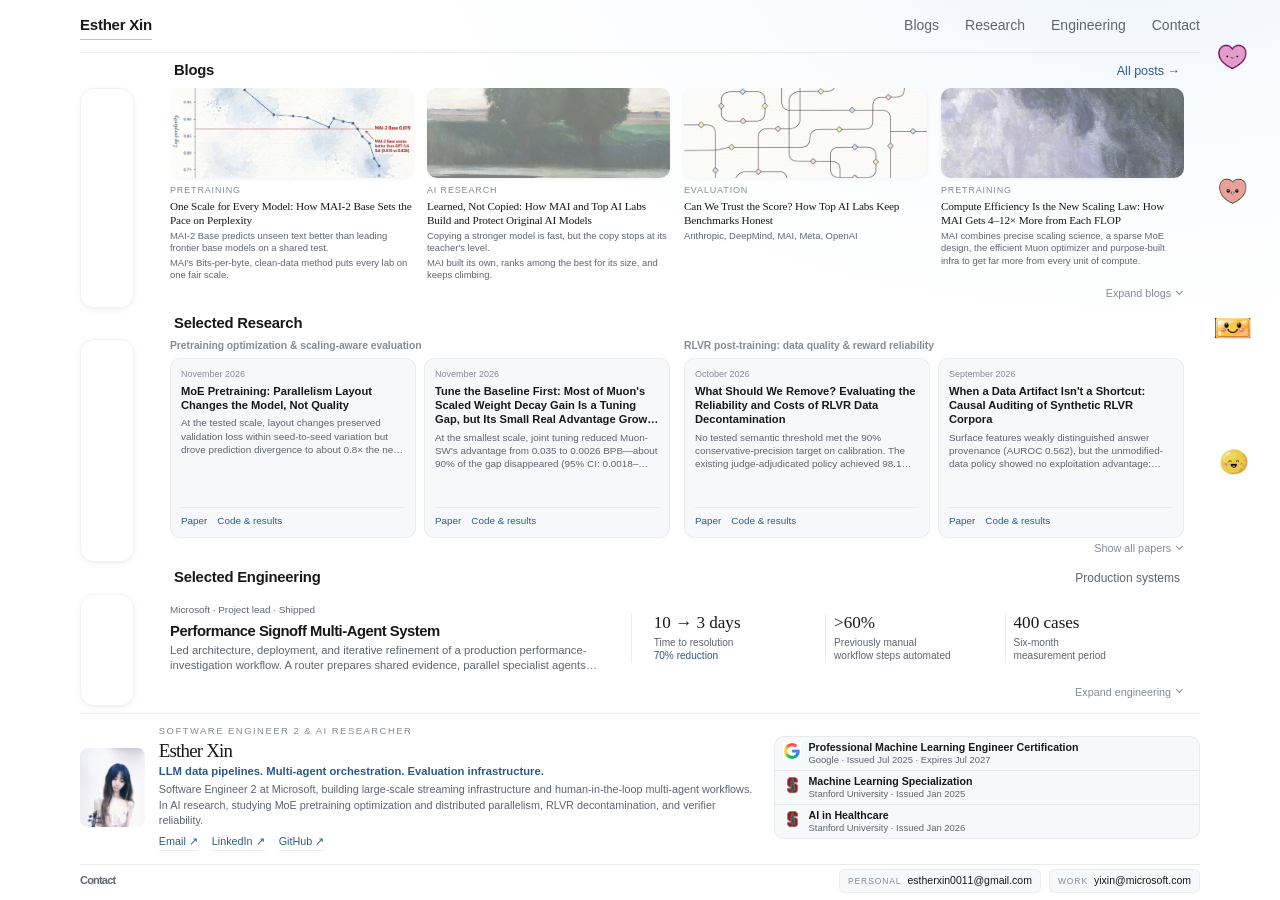
<file: index.html>
<!doctype html>
<html lang="en">
<head>
  <meta charset="utf-8">
  <meta name="viewport" content="width=device-width, initial-scale=1">
  <meta name="description" content="Esther Xin: Software Engineer 2 and AI Researcher working on LLM data pipelines, evaluation infrastructure, and pretraining optimization.">
  <meta name="theme-color" content="#ffffff">
  <title>Esther Xin | ML Systems &amp; LLM Research</title>
  <link rel="stylesheet" href="styles.css">
  <script src="tabs.js" defer></script>
  <style id="credential-styles">
    .credentials {
      width: 100%;
      max-width: 520px;
      margin: 19px 0;
      border: 1px solid rgba(24, 24, 27, 0.06);
      border-radius: 10px;
      background: var(--surface);
    }
    .credential { display: flex; align-items: flex-start; gap: 12px; padding: 10px 12px; }
    .credential + .credential { border-top: 1px solid var(--line); }
    .credential-logo { display: block; flex: 0 0 30px; width: 30px; height: 30px; margin-top: 2px; object-fit: contain; }
    .credential-copy { display: flex; flex-direction: column; gap: 3px; min-width: 0; }
    .credential-name { font-size: 13px; font-weight: 550; line-height: 1.45; color: var(--ink); }
    .credential-details { font-size: 11px; line-height: 1.55; color: var(--muted); }
  </style>
  <style>
    .smile-rail {
      --smile-size: min(52.8px, 8.4vh);
      position: fixed;
      top: 4vh;
      right: 12px;
      width: var(--smile-size);
      /* Preserve the existing gaps with 1.2x larger icons. */
      height: calc(72vh - 8 * var(--smile-size) / 3);
      max-height: calc(600px - 8 * var(--smile-size) / 3);
      display: flex;
      flex-direction: column;
      justify-content: space-between;
      gap: 16px;
      z-index: 5;
      pointer-events: none;
    }
    .smile-button {
      position: relative;
      flex: 0 0 var(--smile-size);
      width: var(--smile-size);
      height: var(--smile-size);
      padding: 0;
      border: 0;
      border-radius: 8px;
      background: none;
      cursor: pointer;
      pointer-events: auto;
    }
    .smile-button img { display: block; width: 100%; height: 100%; object-fit: contain; transform-origin: right center; transition: transform 160ms ease; }
    .smile-button:is(:hover, :focus) img { transform: scale(1.2); }
    .smile-button:focus-visible { outline: 2px solid var(--link); outline-offset: 4px; }
    .smile-tooltip {
      position: absolute;
      right: calc(100% + 12px);
      top: 50%;
      transform: translateY(-50%);
      padding: 5px 9px;
      border: 1px solid var(--line);
      border-radius: 6px;
      background: var(--paper);
      color: var(--ink);
      font: 12px/1.4 -apple-system, BlinkMacSystemFont, "Segoe UI", sans-serif;
      white-space: nowrap;
      box-shadow: 0 2px 8px #332d2914;
      opacity: 0;
      visibility: hidden;
      pointer-events: none;
      transition: opacity 160ms ease;
    }
    .smile-button:is(:hover, :focus) .smile-tooltip { opacity: 1; visibility: visible; }
    @media (max-width: 1120px) {
      .site-header, main, footer { width: calc(100% - 112px); margin-inline: 24px 88px; }
    }
    @media (max-width: 680px) {
      .smile-rail {
        --smile-size: 24px;
        position: static;
        width: auto;
        height: auto;
        max-height: none;
        margin: 8px 20px 0;
        flex-direction: row;
        justify-content: flex-end;
        gap: 8px;
      }
      .smile-tooltip { right: 0; top: calc(100% + 6px); transform: none; }
      .site-header, main, footer { width: calc(100% - 40px); margin-inline: auto; }
      .portrait { max-width: 100%; }
    }
    @media (prefers-reduced-motion: reduce) {
      .smile-button img, .smile-tooltip { transition: none; }
    }
    @media print {
      .smile-rail { display: none; }
      main, footer { width: 100%; margin-inline: 0; }
    }
  </style>
</head>
<body>
  <a class="skip-link" href="#main">Skip to content</a>
  <header class="site-header">
    <a class="wordmark" href="#about">Esther Xin</a>
    <nav aria-label="Main navigation">
      <a href="blogs/">Blogs</a>
      <a href="#research">Research</a>
      <a href="#engineering">Engineering</a>
      <a href="#contact">Contact</a>
    </nav>
  </header>

  <aside class="smile-rail" aria-label="A little smile">
    <button class="smile-button" type="button" aria-label="Smile - pink heart" aria-describedby="smile-heart">
      <img src="[data-uri]" alt="" aria-hidden="true">
      <span class="smile-tooltip" id="smile-heart" role="tooltip">Smile</span>
    </button>
    <button class="smile-button" type="button" aria-label="Smile - peach heart" aria-describedby="smile-heart2">
      <img src="[data-uri]" alt="" aria-hidden="true">
      <span class="smile-tooltip" id="smile-heart2" role="tooltip">Smile</span>
    </button>
    <button class="smile-button" type="button" aria-label="Smile - square face" aria-describedby="smile-square">
      <img src="[data-uri]" alt="" aria-hidden="true">
      <span class="smile-tooltip" id="smile-square" role="tooltip">Smile</span>
    </button>
    <button class="smile-button" type="button" aria-label="Smile - round face" aria-describedby="smile-round">
      <img src="[data-uri]" alt="" aria-hidden="true">
      <span class="smile-tooltip" id="smile-round" role="tooltip">Smile</span>
    </button>
  </aside>

  <main id="main" class="home-page">
    <h1 class="visually-hidden">Esther Xin</h1>
    <div class="work-board" data-work-board>
      <div class="section-heading blogs-topbar">
        <h2 id="blogs-title" tabindex="-1">Blogs</h2>
        <a class="section-note section-link" href="blogs/">All posts <span aria-hidden="true">&rarr;</span></a>
      </div>

      <div class="section-heading research-topbar">
        <h2 id="research-title" tabindex="-1">Selected Research</h2>
      </div>

      <div class="section-heading engineering-topbar">
        <h2 id="engineering-title" tabindex="-1">Selected Engineering</h2>
        <span class="section-note">Production systems</span>
      </div>

      <nav class="work-rail" aria-label="Portfolio sections" hidden>
        <button type="button" aria-controls="blogs-content" data-work-toggle="blogs" aria-label="Blogs" title="Blogs"></button>
        <button type="button" aria-controls="research-content" data-work-toggle="research" aria-label="Selected Research" title="Selected Research"></button>
        <button type="button" aria-controls="engineering-content" data-work-toggle="engineering" aria-label="Selected Engineering" title="Selected Engineering"></button>
      </nav>

      <div class="work-panels">
        <section class="section work-panel" id="blogs" aria-labelledby="blogs-title">
          <div class="panel-content" id="blogs-content">
            <div class="blog-grid">
              <article class="blog-card">
                <a class="blog-card-media" href="blogs/compute-efficiency-scaling-law/" target="_blank" rel="noopener" tabindex="-1" aria-hidden="true">
                  <img class="blog-card-image" src="assets/blogs/perplexity-cover.webp" alt="">
                </a>
                <div class="blog-card-copy">
                  <p class="eyebrow">Pretraining</p>
                  <h3><a href="blogs/compute-efficiency-scaling-law/" target="_blank" rel="noopener">One Scale for Every Model: How MAI-2 Base Sets the Pace on Perplexity<span class="visually-hidden"> (opens in a new tab)</span></a></h3>
                  <p class="blog-summary">
                    <span>MAI-2 Base predicts unseen text better than leading frontier base models on a shared test.</span>
                    <span>MAI's Bits-per-byte, clean-data method puts every lab on one fair scale.</span>
                  </p>
                </div>
              </article>

              <article class="blog-card">
                <a class="blog-card-media" href="blogs/learned-not-inherited/" target="_blank" rel="noopener" tabindex="-1" aria-hidden="true">
                  <img class="blog-card-image blog-card-image--soft blog-card-image--top" src="assets/blogs/blog2.png" alt="" width="768" height="825">
                </a>
                <div class="blog-card-copy">
                  <p class="eyebrow">AI research</p>
                  <h3><a href="blogs/learned-not-inherited/" target="_blank" rel="noopener">Learned, Not Copied: How MAI and Top AI Labs Build and Protect Original AI Models<span class="visually-hidden"> (opens in a new tab)</span></a></h3>
                  <p class="blog-summary">
                    <span>Copying a stronger model is fast, but the copy stops at its teacher's level.</span>
                    <span>MAI built its own, ranks among the best for its size, and keeps climbing.</span>
                  </p>
                </div>
              </article>

              <article class="blog-card">
                <a class="blog-card-media" href="blogs/can-we-trust-the-score/" target="_blank" rel="noopener" tabindex="-1" aria-hidden="true">
                  <img class="blog-card-image" src="assets/blogs/blog3.png" alt="" width="1152" height="768">
                </a>
                <div class="blog-card-copy">
                  <p class="eyebrow">Evaluation</p>
                  <h3><a href="blogs/can-we-trust-the-score/" target="_blank" rel="noopener">Can We Trust the Score? How Top AI Labs Keep Benchmarks Honest<span class="visually-hidden"> (opens in a new tab)</span></a></h3>
                  <p class="blog-summary">Anthropic, DeepMind, MAI, Meta, OpenAI</p>
                </div>
              </article>

              <article class="blog-card">
                <a class="blog-card-media" href="blogs/mai-compute-efficiency/" target="_blank" rel="noopener" tabindex="-1" aria-hidden="true">
                  <img class="blog-card-image blog-card-image--soft" src="assets/blogs/preview.png" alt="" width="630" height="560">
                </a>
                <div class="blog-card-copy">
                  <p class="eyebrow">Pretraining</p>
                  <h3><a href="blogs/mai-compute-efficiency/" target="_blank" rel="noopener">Compute Efficiency Is the New Scaling Law: How MAI Gets 4&ndash;12&times; More from Each FLOP<span class="visually-hidden"> (opens in a new tab)</span></a></h3>
                  <p class="blog-summary">MAI combines precise scaling science, a sparse MoE design, the efficient Muon optimizer and purpose-built infra to get far more from every unit of compute.</p>
                </div>
              </article>

              <article class="blog-card">
                <a class="blog-card-media" href="blogs/goodput-hidden-metric/" target="_blank" rel="noopener" tabindex="-1" aria-hidden="true">
                  <img class="blog-card-image blog-card-image--soft" src="assets/blogs/blog4.png" alt="" width="988" height="450">
                </a>
                <div class="blog-card-copy">
                  <p class="eyebrow">Training systems</p>
                  <h3><a href="blogs/goodput-hidden-metric/" target="_blank" rel="noopener">Goodput: The Hidden Training-Time Benchmark Only MAI Has Shared<span class="visually-hidden"> (opens in a new tab)</span></a></h3>
                  <p class="blog-summary">
                    <span>Test scores show what a finished model can do; goodput shows how well a lab can build one.</span>
                    <span>Among the top AI labs, MAI is the one that has published this number for a frontier run.</span>
                  </p>
                </div>
              </article>

              <article class="blog-card">
                <a class="blog-card-media" href="blogs/making-every-rl-step-count/" target="_blank" rel="noopener" tabindex="-1" aria-hidden="true">
                  <img class="blog-card-image" src="assets/blogs/blog6.png" alt="" width="794" height="768">
                </a>
                <div class="blog-card-copy">
                  <p class="eyebrow">Post-training</p>
                  <h3><a href="blogs/making-every-rl-step-count/" target="_blank" rel="noopener">Making Every RL Step Count: How MAI Keeps Accuracy Rising and Training Efficient<span class="visually-hidden"> (opens in a new tab)</span></a></h3>
                  <p class="blog-summary">MAI's three smart safeguards keep its model trying new ideas, step in before any big misstep and save progress after setbacks, lifting MAI-Thinking-1 to top-tier math results.</p>
                </div>
              </article>

              <article class="blog-card">
                <a class="blog-card-media" href="blogs/how-agent-harnesses-improve/" target="_blank" rel="noopener" tabindex="-1" aria-hidden="true">
                  <img class="blog-card-image blog-card-image--soft" src="assets/blogs/harnesses-cover.jpg" alt="" width="768" height="1027">
                </a>
                <div class="blog-card-copy">
                  <p class="eyebrow">AI engineering</p>
                  <h3><a href="blogs/how-agent-harnesses-improve/" target="_blank" rel="noopener">How Agent Harnesses Improve: Real-World Human Engineering vs. Research<span class="visually-hidden"> (opens in a new tab)</span></a></h3>
                  <p class="blog-summary">
                    <span>Copilot, Claude Code, Codex: human lead, evals catch regressions.</span>
                    <span>Top AI lab research: a recursive self-improvement loop,harnesses that rewrite themselves from their own runs.</span>
                  </p>
                </div>
              </article>

              <article class="blog-card">
                <a class="blog-card-media" href="blogs/mai-rocket-rl-infrastructure/" target="_blank" rel="noopener" tabindex="-1" aria-hidden="true">
                  <img class="blog-card-image blog-card-image--soft" src="assets/blogs/rocket-rl-cover.webp" alt="">
                </a>
                <div class="blog-card-copy">
                  <p class="eyebrow">RL infrastructure</p>
                  <h3><a href="blogs/mai-rocket-rl-infrastructure/" target="_blank" rel="noopener">Rocket: How MAI's Training Infra Makes From-Scratch RL Run Efficiently<span class="visually-hidden"> (opens in a new tab)</span></a></h3>
                  <p class="blog-summary">How MAI's RL Infra smartly designed to handle the from-scratch training complex loop</p>
                </div>
              </article>
            </div>
          </div>
          <button class="panel-toggle" type="button" aria-controls="blogs-content" data-work-toggle="blogs" hidden><span>Expand blogs</span><span class="toggle-icon" aria-hidden="true"></span></button>
        </section>

        <section class="section work-panel" id="research" aria-labelledby="research-title">
          <div class="panel-content" id="research-content">

            <div class="research-thread">
              <h3>Pretraining optimization &amp; scaling-aware evaluation</h3>
              <article class="paper">
                <p class="paper-date"><time datetime="2026-11">November 2026</time></p>
                <h4><a href="https://arxiv.org/abs/2611.15271">MoE Pretraining: Parallelism Layout Changes the Model, Not Quality</a></h4>
                <p class="paper-findings">At the tested scale, layout changes preserved validation loss within seed-to-seed variation but drove prediction divergence to about 0.8&times; the new-seed baseline. In the base MoE, 92% of routing decisions differed; near-tied router scores explained early flips.</p>
                <div class="paper-method">
                  <h5>Data &amp; method</h5>
                  <p>80 pretraining runs on 20M FineWeb-Edu tokens; 25M&ndash;117M-parameter MoEs across 9 data-/expert-parallel layouts, with fixed seed/data/hyperparameters, new-seed and dense controls, and router-margin analysis; single-node fp32 CPU and single-GPU fp16 experiments.</p>
                </div>
                <p class="paper-links"><a href="https://arxiv.org/abs/2611.15271">Paper</a><a href="https://github.com/ethxin0011/moe_parallelism" target="_blank" rel="noopener noreferrer">Code &amp; results</a></p>
              </article>
              <article class="paper">
                <p class="paper-date"><time datetime="2026-11">November 2026</time></p>
                <h4><a href="https://arxiv.org/abs/2611.02529">Tune the Baseline First: Most of Muon's Scaled Weight Decay Gain Is a Tuning Gap, but Its Small Real Advantage Grows With Model Size</a></h4>
                <p class="paper-findings">At the smallest scale, joint tuning reduced Muon-SW's advantage from 0.035 to 0.0026 BPB&mdash;about 90% of the gap disappeared (95% CI: 0.0018&ndash;0.0034). The surviving share rose from roughly 10% to 21% across the tested ladder; larger-rung estimates use single-seed sweeps.</p>
                <div class="paper-method">
                  <h5>Data &amp; method</h5>
                  <p>81 runs across 3 MoE rungs, 1.9M&ndash;15M active parameters; source-scaled data and joint LR/WD tuning, with 4 paired seeds at the smallest tuned rung.</p>
                </div>
                <p class="paper-links"><a href="https://arxiv.org/abs/2611.02529">Paper</a><a href="https://github.com/ethxin0011/weight_decay_ladder" target="_blank" rel="noopener noreferrer">Code &amp; results</a></p>
              </article>
              <article class="paper">
                <p class="paper-date"><time datetime="2026-10">October 2026</time></p>
                <h4><a href="https://arxiv.org/abs/2610.38433">Does Chain-of-Thought Reliance Follow a Scaling Law? Larger Models Follow Their Steps More, Independent of Post-Training</a></h4>
                <p class="paper-findings">On synthetic box-swap tasks, Qwen3 answer reliance on written reasoning rose from 16&ndash;18% at 0.6B to 97&ndash;100% at 14B. Reliance correlated with step accuracy (r = 0.99); base/post-trained Qwen3 differences were at most 0.03 from 4B upward.</p>
                <div class="paper-method">
                  <h5>Data &amp; method</h5>
                  <p>25 open-weight models/checkpoints from 4 families, 7,200 evaluation items each; exact-ground-truth tasks and controlled CoT edits, inference only.</p>
                </div>
                <p class="paper-links"><a href="https://arxiv.org/abs/2610.38433">Paper</a><a href="https://github.com/ethxin0011/cot-scale-reliance" target="_blank" rel="noopener noreferrer">Code &amp; results</a></p>
              </article>
            </div>

            <div class="research-thread">
              <h3>RLVR post-training: data quality &amp; reward reliability</h3>
              <article class="paper">
                <p class="paper-date"><time datetime="2026-10">October 2026</time></p>
                <h4><a href="https://arxiv.org/abs/2610.21229">What Should We Remove? Evaluating the Reliability and Costs of RLVR Data Decontamination</a></h4>
                <p class="paper-findings">No tested semantic threshold met the 90% conservative-precision target on calibration. The existing judge-adjudicated policy achieved 98.1% resolved precision and 98.2% candidate-frame recall on held-out corpora&mdash;not corpus-wide recall.</p>
                <div class="paper-method">
                  <h5>Data &amp; method</h5>
                  <p>16 corpora with 1,673,514 corpus-specific items, 6 benchmarks, 8 policies, and 594 blinded dual-reviewed pairs; disjoint calibration/held-out sets.</p>
                </div>
                <p class="paper-links"><a href="https://arxiv.org/abs/2610.21229">Paper</a><a href="https://github.com/ethxin0011/rlvr_data_contamination" target="_blank" rel="noopener noreferrer">Code &amp; results</a></p>
              </article>
              <article class="paper">
                <p class="paper-date"><time datetime="2026-09">September 2026</time></p>
                <h4><a href="https://arxiv.org/abs/2610.00202">When a Data Artifact Isn't a Shortcut: Causal Auditing of Synthetic RLVR Corpora</a></h4>
                <p class="paper-findings">Surface features weakly distinguished answer provenance (AUROC 0.562), but the unmodified-data policy showed no exploitation advantage: gaps were 0.021 vs. 0.027 for the matched control. A detectable artifact was not shown to be exploited under the tested budget.</p>
                <div class="paper-method">
                  <h5>Data &amp; method</h5>
                  <p>315,499 GooseReason-0.7M answer options, 5 surface features, and 2 policy-training arms with equal dataset sizes and a fixed budget; paraphrase-matched control.</p>
                </div>
                <p class="paper-links"><a href="https://arxiv.org/abs/2610.00202">Paper</a><a href="https://github.com/ethxin0011/rlvr_authenticity_audit" target="_blank" rel="noopener noreferrer">Code &amp; results</a></p>
              </article>
              <article class="paper">
                <p class="paper-date"><time datetime="2026-09">September 2026</time></p>
                <h4><a href="https://arxiv.org/abs/2609.06386">Are Verifier Errors Independent Within a GRPO Group? Evidence from Qwen2.5 Rollouts</a></h4>
                <p class="paper-findings">Within-group verifier-error correlation was 0.530 (95% CI: 0.500&ndash;0.560), implying 1.70 effective samples per group of 8 under an exchangeable-error model. Advantage-sign disagreements affected up to 0.83% of groups; shared prompt difficulty and answer form were not disentangled.</p>
                <div class="paper-method">
                  <h5>Data &amp; method</h5>
                  <p>24,998 groups of 8 Qwen2.5-1.5B completions across MATH, GSM8K, and DeepMath-103K; correlation estimation and advantage replay across 4 rule-verifier configurations.</p>
                </div>
                <p class="paper-links"><a href="https://arxiv.org/abs/2609.06386">Paper</a><a href="https://github.com/ethxin0011/rlvr_group_correlation" target="_blank" rel="noopener noreferrer">Code &amp; results</a></p>
              </article>
              <article class="paper">
                <p class="paper-date"><time datetime="2026-09">September 2026</time></p>
                <h4><a href="https://arxiv.org/abs/2609.01354">Where the Verifier Fails: A Category-Level Audit of Reward Signals in RLVR</a></h4>
                <p class="paper-findings">Self-validation ranged from 53.8% to 95.2%; two same-library configurations disagreed on 49.9% of pairs. Whitespace/punctuation caused 93.0% of default LaTeX in-contract failures; the reference numeric cascade accepted all tested off-by-one cases at magnitudes &ge;10<sup>4</sup>.</p>
                <div class="paper-method">
                  <h5>Data &amp; method</h5>
                  <p>307,420 verdicts across 4 verifier implementations; certified-equivalent and adversarial answer transformations, with category-level audits separating rejection from execution failure.</p>
                </div>
                <p class="paper-links"><a href="https://arxiv.org/abs/2609.01354">Paper</a><a href="https://github.com/ethxin0011/verifier-error-budget" target="_blank" rel="noopener noreferrer">Code &amp; results</a></p>
              </article>
            </div>
          </div>
          <button class="panel-toggle" type="button" aria-controls="research-content" data-work-toggle="research" hidden><span>Show all papers</span><span class="toggle-icon" aria-hidden="true"></span></button>
        </section>

        <section class="section work-panel" id="engineering" aria-labelledby="engineering-title">
          <div class="panel-content" id="engineering-content">
            <p class="section-description">Engineering delivery alongside independent research, with an emphasis on evidence, reliability, and human decision boundaries.</p>
            <article class="project">
              <p class="paper-date">Microsoft &middot; Project lead &middot; Shipped</p>
              <h3>Performance Signoff Multi-Agent System</h3>
              <p>Led architecture, deployment, and iterative refinement of a production performance-investigation workflow. A router prepares shared evidence, parallel specialist agents investigate performance signals, and a critique stage validates the report before publication. The final signoff decision remains with a human reviewer.</p>
              <dl class="project-metrics">
                <div><dt>10 &rarr; 3 days</dt><dd>Time to resolution<br><span>70% reduction</span></dd></div>
                <div><dt>&gt;60%</dt><dd>Previously manual<br>workflow steps automated</dd></div>
                <div><dt>400 cases</dt><dd>Six-month<br>measurement period</dd></div>
              </dl>
              <figure class="architecture">
                <a href="assets/signoff-workflow.svg" aria-label="Open the full-size performance signoff architecture diagram">
                  <img src="assets/signoff-workflow.svg" alt="Evidence intake flows to a router and four parallel specialists, then critique and validation, controlled report publication, human review, and an audit record. Feedback returns to routing." width="1080" height="700" loading="lazy">
                </a>
                <figcaption>Public-facing architecture overview; internal service names omitted. <a href="assets/signoff-workflow.svg">View full size</a>.</figcaption>
              </figure>
              <p class="project-note">Operational results reported for a 400-case, six-month measurement. Time to resolution and workflow-step automation are distinct measures; neither is presented as a developer-hours saving.</p>
            </article>
          </div>
          <button class="panel-toggle" type="button" aria-controls="engineering-content" data-work-toggle="engineering" hidden><span>Expand engineering</span><span class="toggle-icon" aria-hidden="true"></span></button>
        </section>
      </div>
    </div>

    <dialog class="paper-dialog" aria-labelledby="paper-dialog-title">
      <form method="dialog" class="paper-dialog-controls">
        <button type="submit" autofocus>Close <span aria-hidden="true">&times;</span></button>
      </form>
      <div class="paper-dialog-content"></div>
    </dialog>

    <section class="intro" id="about" aria-labelledby="intro-title">
      <img class="portrait" src="assets/portrait.jpg" alt="Portrait of Esther Xin" width="600" height="671" loading="lazy">
      <div class="intro-copy">
        <p class="eyebrow">Software Engineer 2 &amp; AI Researcher</p>
        <h2 id="intro-title">Esther Xin</h2>
        <p class="intro-lead">LLM data pipelines. Multi-agent orchestration. Evaluation infrastructure.</p>
        <p>Software Engineer 2 at Microsoft, building large-scale streaming infrastructure and human-in-the-loop multi-agent workflows.</p>
        <p>In AI research, studying MoE pretraining optimization and distributed parallelism, RLVR decontamination, and verifier reliability.</p>
        <div class="credentials" role="group" aria-label="Education and credentials">
          <div class="credential">
            <img class="credential-logo" src="[data-uri]" alt="" aria-hidden="true" width="65" height="65">
            <div class="credential-copy">
              <span class="credential-name">Professional Machine Learning Engineer Certification</span>
              <span class="credential-details">Google &middot; Issued <time datetime="2025-07">Jul 2025</time> &middot; Expires <time datetime="2027-07">Jul 2027</time></span>
            </div>
          </div>
          <div class="credential">
            <img class="credential-logo" src="[data-uri]" alt="" aria-hidden="true" width="56" height="78">
            <div class="credential-copy">
              <span class="credential-name">Machine Learning Specialization</span>
              <span class="credential-details">Stanford University &middot; Issued <time datetime="2025-01">Jan 2025</time></span>
            </div>
          </div>
          <div class="credential">
            <img class="credential-logo" src="[data-uri]" alt="" aria-hidden="true" width="56" height="78">
            <div class="credential-copy">
              <span class="credential-name">AI in Healthcare</span>
              <span class="credential-details">Stanford University &middot; Issued <time datetime="2026-01">Jan 2026</time></span>
            </div>
          </div>
        </div>
        <p>AMA, I like to chat and hear your stories.&nbsp;<img alt="Smiling emoji" style="height: 2lh; width: auto; vertical-align: middle;" src="[data-uri]"></p>
        <div class="links" aria-label="Profile and contact links">
          <a href="#contact">Email <span aria-hidden="true">&#8599;</span></a>
          <a href="https://www.linkedin.com/in/esther-xin" target="_blank" rel="noopener noreferrer">LinkedIn <span aria-hidden="true">&#8599;</span></a>
          <a href="https://github.com/ethxin0011" target="_blank" rel="noopener noreferrer">GitHub <span aria-hidden="true">&#8599;</span></a>
        </div>
      </div>
    </section>

    <section class="section contact" id="contact" aria-labelledby="contact-title">
      <h2 id="contact-title">Contact</h2>
      <p>For conversations about LLM training systems, data quality, and evaluation reliability:</p>
      <div class="contact-emails">
        <a class="email-card" href="mailto:estherxin0011@gmail.com">
          <span class="email-label">Personal</span>
          <span class="contact-email">estherxin0011@gmail.com</span>
        </a>
        <a class="email-card" href="mailto:yixin@microsoft.com">
          <span class="email-label">Work</span>
          <span class="contact-email">yixin@microsoft.com</span>
        </a>
      </div>
      <div class="links">
        <a href="https://www.linkedin.com/in/esther-xin" target="_blank" rel="noopener noreferrer">LinkedIn</a>
        <a href="https://github.com/ethxin0011" target="_blank" rel="noopener noreferrer">GitHub</a>
      </div>
    </section>
  </main>
</body>
</html>
</file>
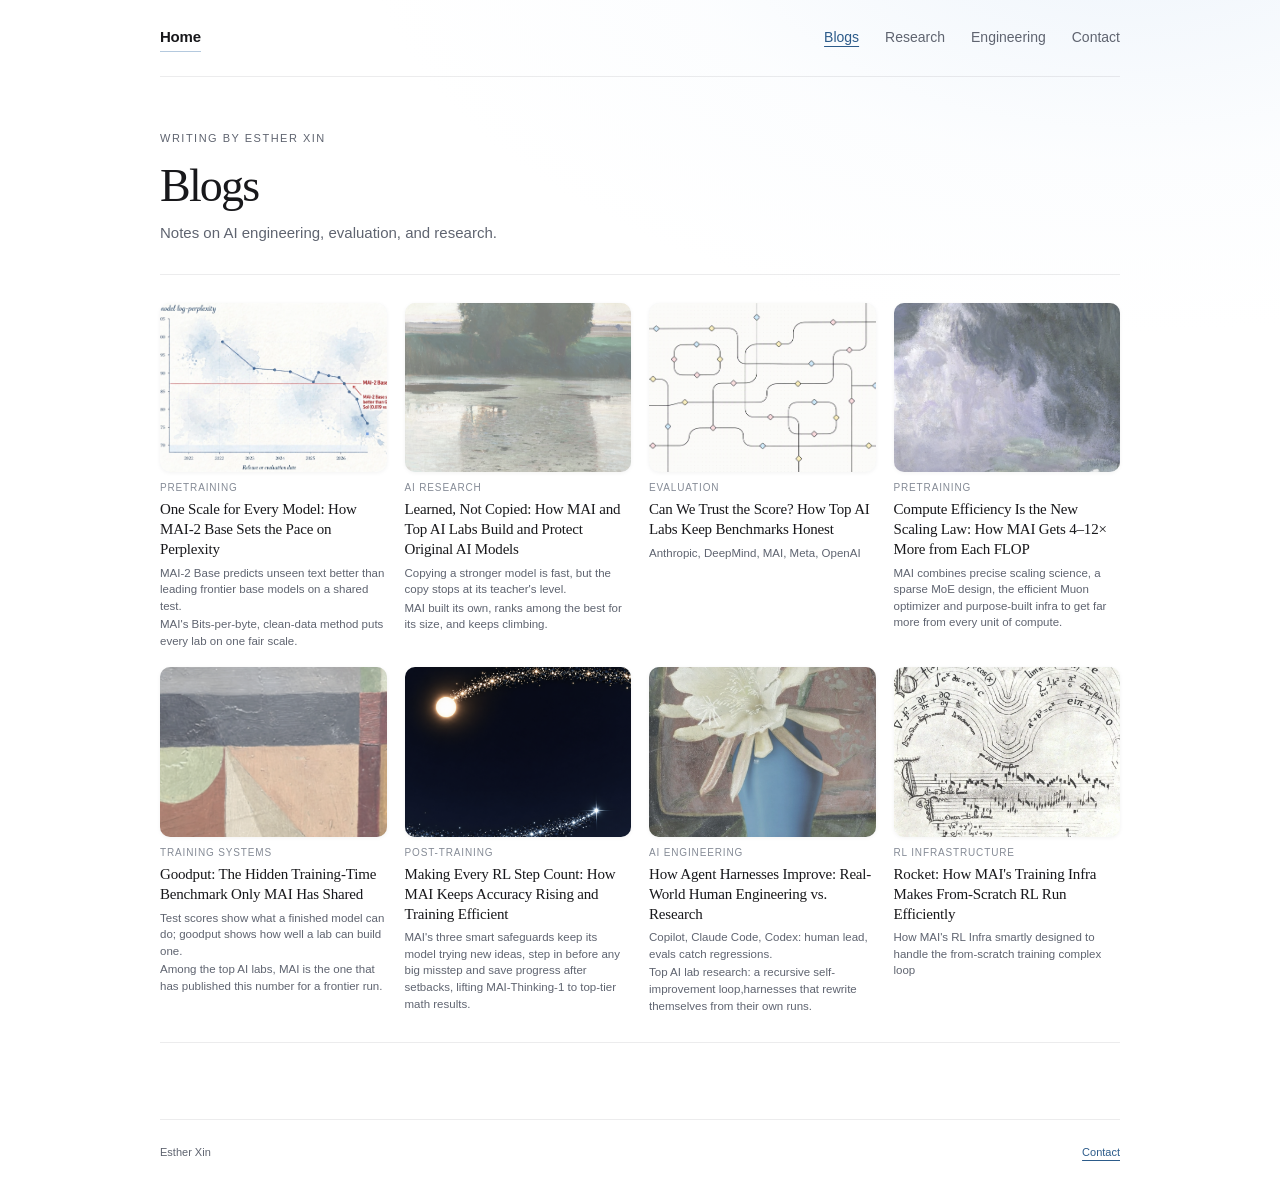
<file: blogs/index.html>
<!doctype html>
<html lang="en">
<head>
  <meta charset="utf-8">
  <meta name="viewport" content="width=device-width, initial-scale=1">
  <meta name="description" content="Writing by Esther Xin on AI engineering, evaluation, and research.">
  <meta name="theme-color" content="#ffffff">
  <title>Blogs | Esther Xin</title>
  <link rel="canonical" href="https://ethxin0011.github.io/blogs/">
  <link rel="stylesheet" href="../styles.css">
</head>
<body>
  <a class="skip-link" href="#main">Skip to content</a>
  <header class="site-header">
    <a class="wordmark" href="../">Home</a>
    <nav aria-label="Main navigation">
      <a href="./" aria-current="page">Blogs</a>
      <a href="../#research">Research</a>
      <a href="../#engineering">Engineering</a>
      <a href="../#contact">Contact</a>
    </nav>
  </header>
  <main id="main" class="blog-index">
    <header class="blog-masthead">
      <p class="eyebrow">Writing by Esther Xin</p>
      <h1>Blogs</h1>
      <p>Notes on AI engineering, evaluation, and research.</p>
    </header>
    <div class="blog-feed blog-grid">
      <article class="blog-card">
        <a class="blog-card-media" href="compute-efficiency-scaling-law/" target="_blank" rel="noopener" tabindex="-1" aria-hidden="true">
          <img class="blog-card-image" src="../assets/blogs/perplexity-cover.webp" alt="">
        </a>
        <div class="blog-card-copy">
          <p class="eyebrow">Pretraining</p>
          <h2><a href="compute-efficiency-scaling-law/" target="_blank" rel="noopener">One Scale for Every Model: How MAI-2 Base Sets the Pace on Perplexity<span class="visually-hidden"> (opens in a new tab)</span></a></h2>
          <p class="blog-summary">
            <span>MAI-2 Base predicts unseen text better than leading frontier base models on a shared test.</span>
            <span>MAI's Bits-per-byte, clean-data method puts every lab on one fair scale.</span>
          </p>
        </div>
      </article>

      <article class="blog-card">
        <a class="blog-card-media" href="learned-not-inherited/" target="_blank" rel="noopener" tabindex="-1" aria-hidden="true">
          <img class="blog-card-image blog-card-image--soft blog-card-image--top" src="../assets/blogs/blog2.png" alt="" width="768" height="825">
        </a>
        <div class="blog-card-copy">
          <p class="eyebrow">AI research</p>
          <h2><a href="learned-not-inherited/" target="_blank" rel="noopener">Learned, Not Copied: How MAI and Top AI Labs Build and Protect Original AI Models<span class="visually-hidden"> (opens in a new tab)</span></a></h2>
          <p class="blog-summary">
            <span>Copying a stronger model is fast, but the copy stops at its teacher's level.</span>
            <span>MAI built its own, ranks among the best for its size, and keeps climbing.</span>
          </p>
        </div>
      </article>

      <article class="blog-card">
        <a class="blog-card-media" href="can-we-trust-the-score/" target="_blank" rel="noopener" tabindex="-1" aria-hidden="true">
          <img class="blog-card-image" src="../assets/blogs/blog3.png" alt="" width="1152" height="768">
        </a>
        <div class="blog-card-copy">
          <p class="eyebrow">Evaluation</p>
          <h2><a href="can-we-trust-the-score/" target="_blank" rel="noopener">Can We Trust the Score? How Top AI Labs Keep Benchmarks Honest<span class="visually-hidden"> (opens in a new tab)</span></a></h2>
          <p class="blog-summary">Anthropic, DeepMind, MAI, Meta, OpenAI</p>
        </div>
      </article>

      <article class="blog-card">
        <a class="blog-card-media" href="mai-compute-efficiency/" target="_blank" rel="noopener" tabindex="-1" aria-hidden="true">
          <img class="blog-card-image blog-card-image--soft" src="../assets/blogs/preview.png" alt="" width="630" height="560">
        </a>
        <div class="blog-card-copy">
          <p class="eyebrow">Pretraining</p>
          <h2><a href="mai-compute-efficiency/" target="_blank" rel="noopener">Compute Efficiency Is the New Scaling Law: How MAI Gets 4&ndash;12&times; More from Each FLOP<span class="visually-hidden"> (opens in a new tab)</span></a></h2>
          <p class="blog-summary">MAI combines precise scaling science, a sparse MoE design, the efficient Muon optimizer and purpose-built infra to get far more from every unit of compute.</p>
        </div>
      </article>

      <article class="blog-card">
        <a class="blog-card-media" href="goodput-hidden-metric/" target="_blank" rel="noopener" tabindex="-1" aria-hidden="true">
          <img class="blog-card-image blog-card-image--soft" src="../assets/blogs/blog4.png" alt="" width="988" height="450">
        </a>
        <div class="blog-card-copy">
          <p class="eyebrow">Training systems</p>
          <h2><a href="goodput-hidden-metric/" target="_blank" rel="noopener">Goodput: The Hidden Training-Time Benchmark Only MAI Has Shared<span class="visually-hidden"> (opens in a new tab)</span></a></h2>
          <p class="blog-summary">
            <span>Test scores show what a finished model can do; goodput shows how well a lab can build one.</span>
            <span>Among the top AI labs, MAI is the one that has published this number for a frontier run.</span>
          </p>
        </div>
      </article>

      <article class="blog-card">
        <a class="blog-card-media" href="making-every-rl-step-count/" target="_blank" rel="noopener" tabindex="-1" aria-hidden="true">
          <img class="blog-card-image" src="../assets/blogs/blog6.png" alt="" width="794" height="768">
        </a>
        <div class="blog-card-copy">
          <p class="eyebrow">Post-training</p>
          <h2><a href="making-every-rl-step-count/" target="_blank" rel="noopener">Making Every RL Step Count: How MAI Keeps Accuracy Rising and Training Efficient<span class="visually-hidden"> (opens in a new tab)</span></a></h2>
          <p class="blog-summary">MAI's three smart safeguards keep its model trying new ideas, step in before any big misstep and save progress after setbacks, lifting MAI-Thinking-1 to top-tier math results.</p>
        </div>
      </article>

      <article class="blog-card">
        <a class="blog-card-media" href="how-agent-harnesses-improve/" target="_blank" rel="noopener" tabindex="-1" aria-hidden="true">
          <img class="blog-card-image blog-card-image--soft" src="../assets/blogs/harnesses-cover.jpg" alt="" width="768" height="1027">
        </a>
        <div class="blog-card-copy">
          <p class="eyebrow">AI engineering</p>
          <h2><a href="how-agent-harnesses-improve/" target="_blank" rel="noopener">How Agent Harnesses Improve: Real-World Human Engineering vs. Research<span class="visually-hidden"> (opens in a new tab)</span></a></h2>
          <p class="blog-summary">
            <span>Copilot, Claude Code, Codex: human lead, evals catch regressions.</span>
            <span>Top AI lab research: a recursive self-improvement loop,harnesses that rewrite themselves from their own runs.</span>
          </p>
        </div>
      </article>

      <article class="blog-card">
        <a class="blog-card-media" href="mai-rocket-rl-infrastructure/" target="_blank" rel="noopener" tabindex="-1" aria-hidden="true">
          <img class="blog-card-image blog-card-image--soft" src="../assets/blogs/rocket-rl-cover.webp" alt="">
        </a>
        <div class="blog-card-copy">
          <p class="eyebrow">RL infrastructure</p>
          <h2><a href="mai-rocket-rl-infrastructure/" target="_blank" rel="noopener">Rocket: How MAI's Training Infra Makes From-Scratch RL Run Efficiently<span class="visually-hidden"> (opens in a new tab)</span></a></h2>
          <p class="blog-summary">How MAI's RL Infra smartly designed to handle the from-scratch training complex loop</p>
        </div>
      </article>
    </div>
  </main>
  <footer>
    <span>Esther Xin</span>
    <a href="../#contact">Contact</a>
  </footer>
</body>
</html>
</file>
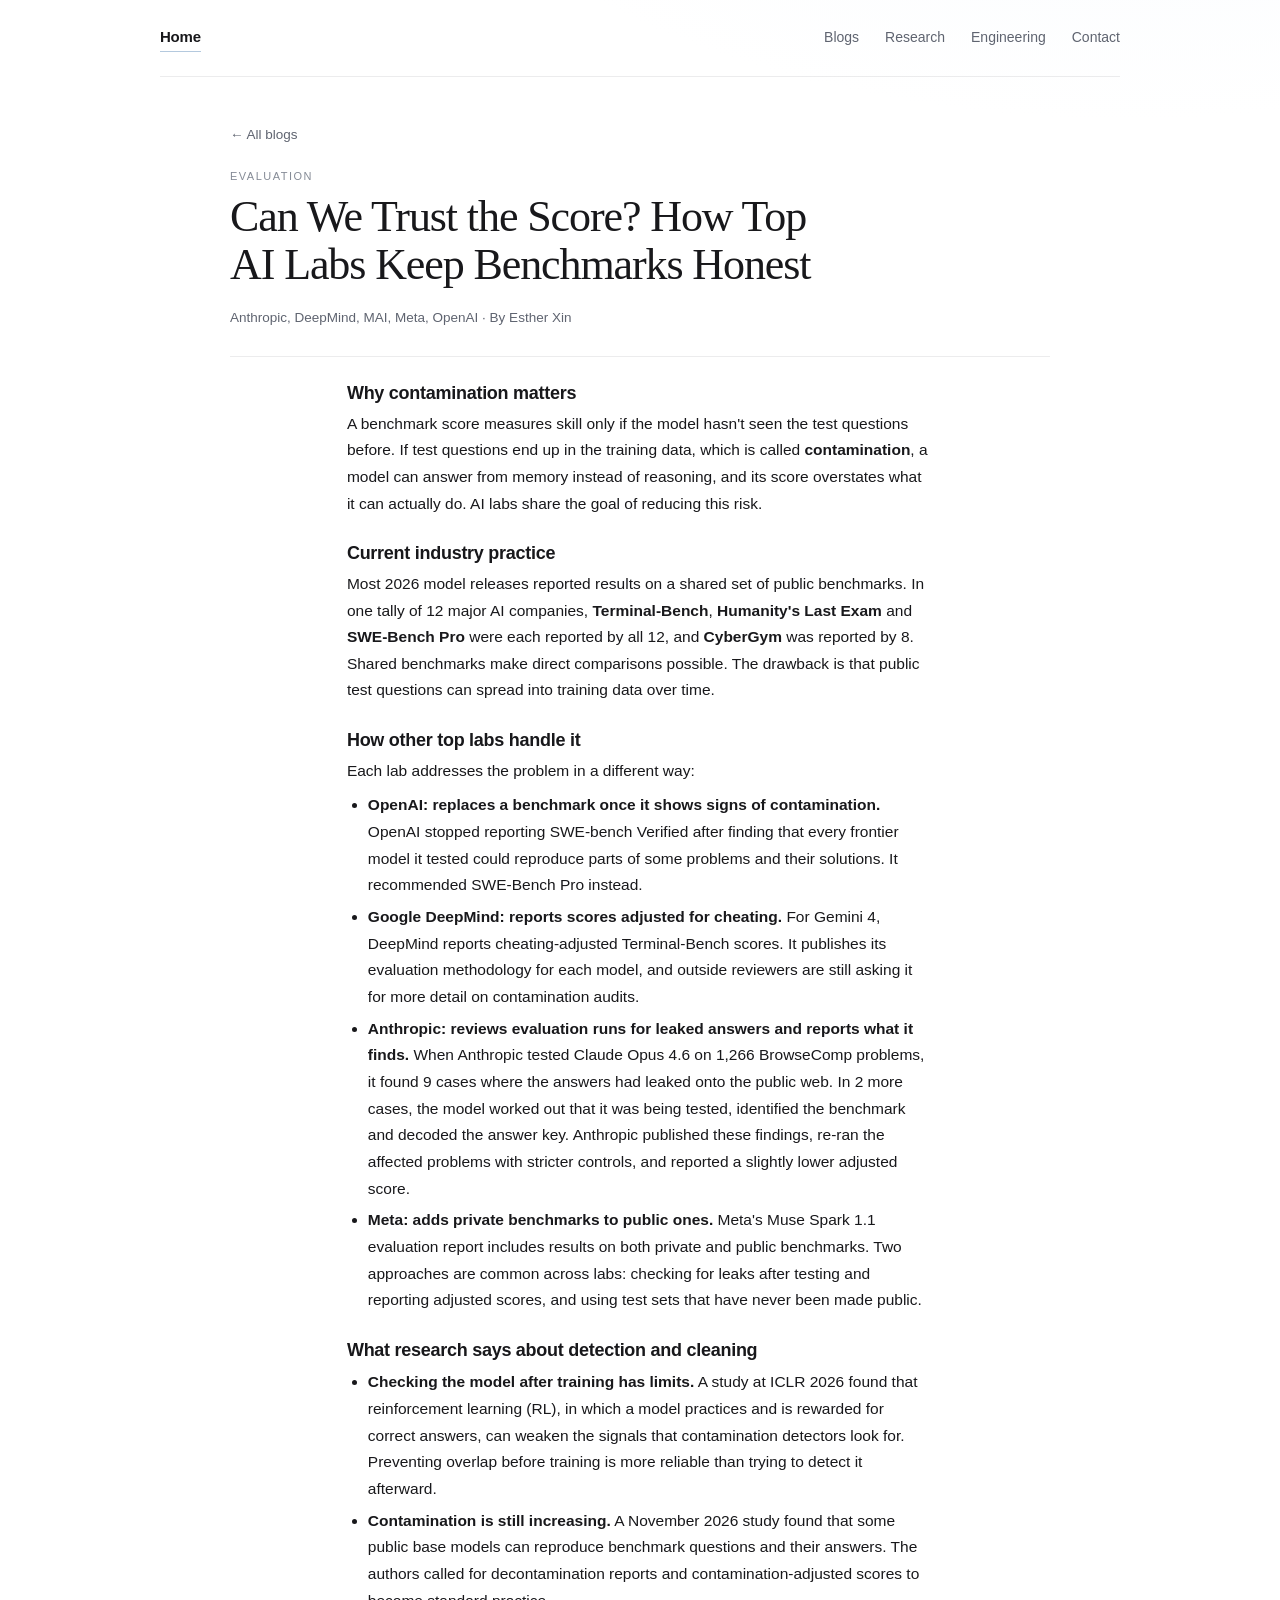
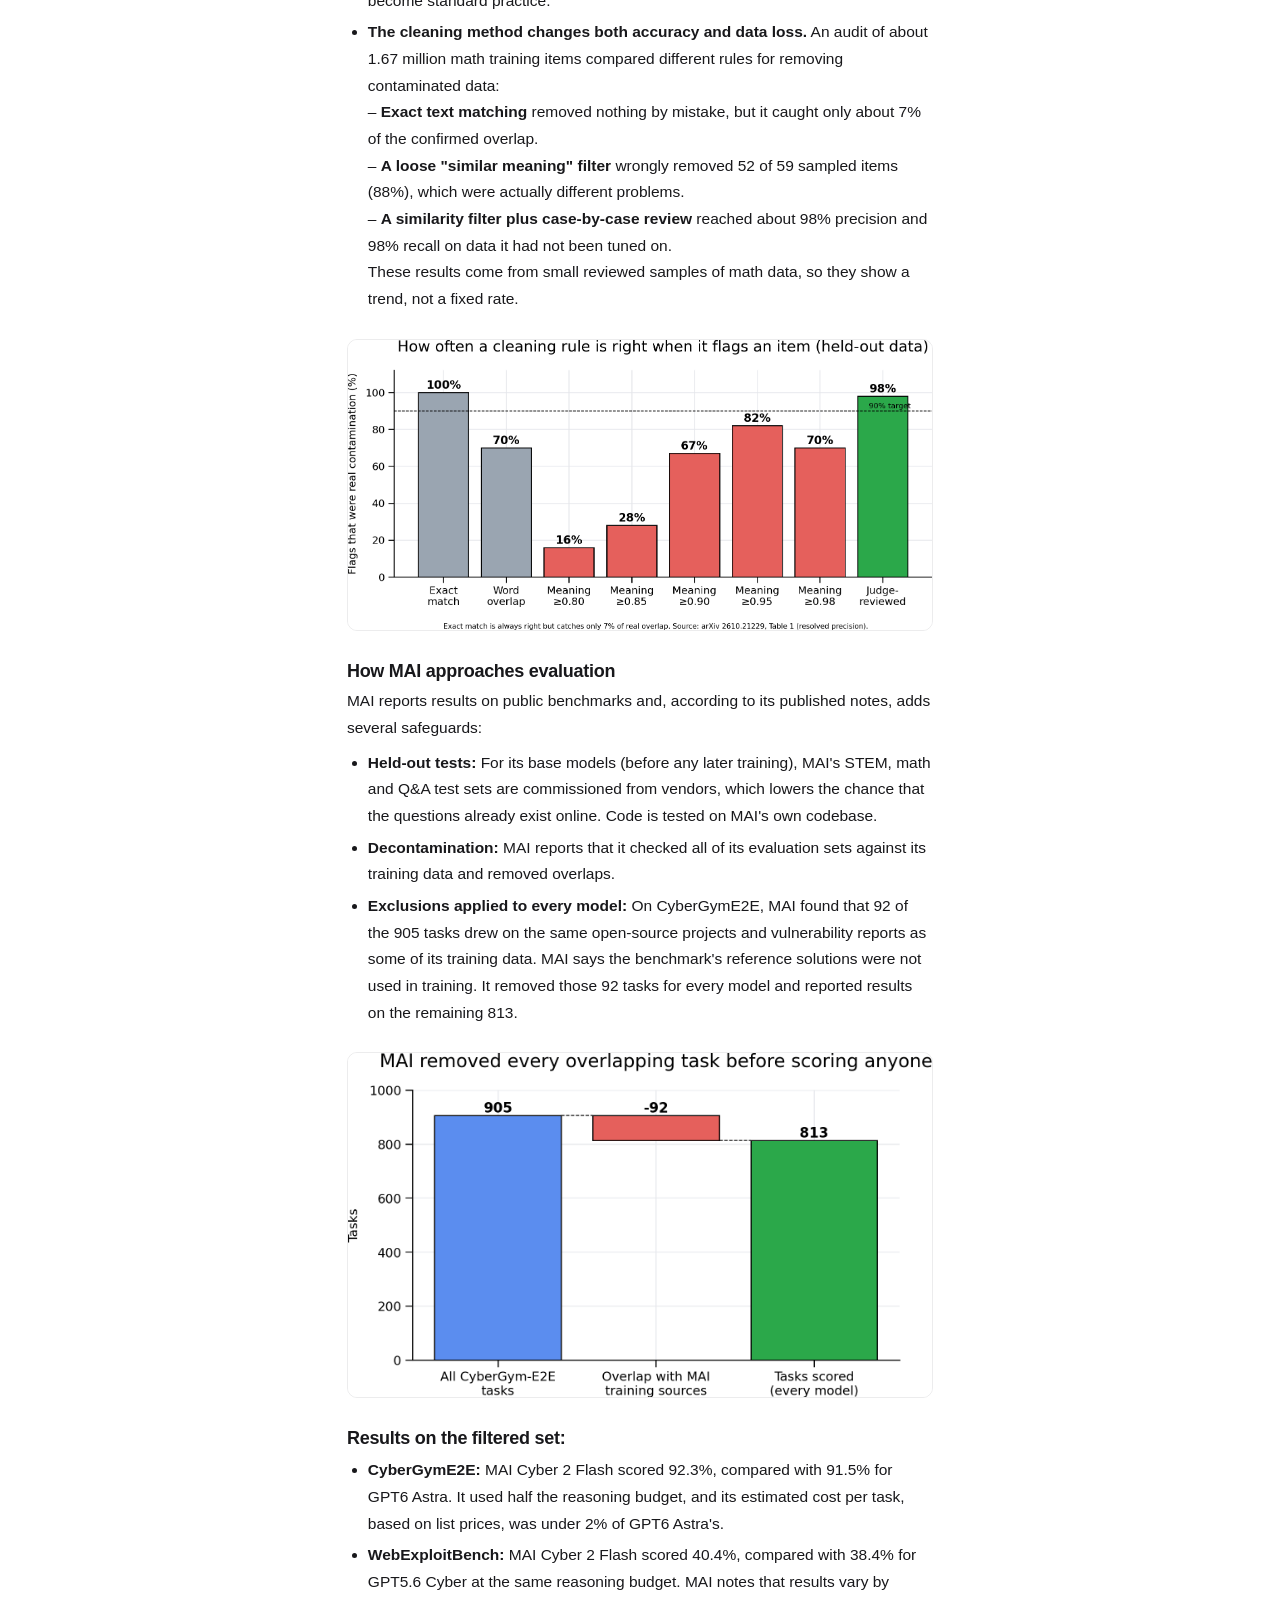
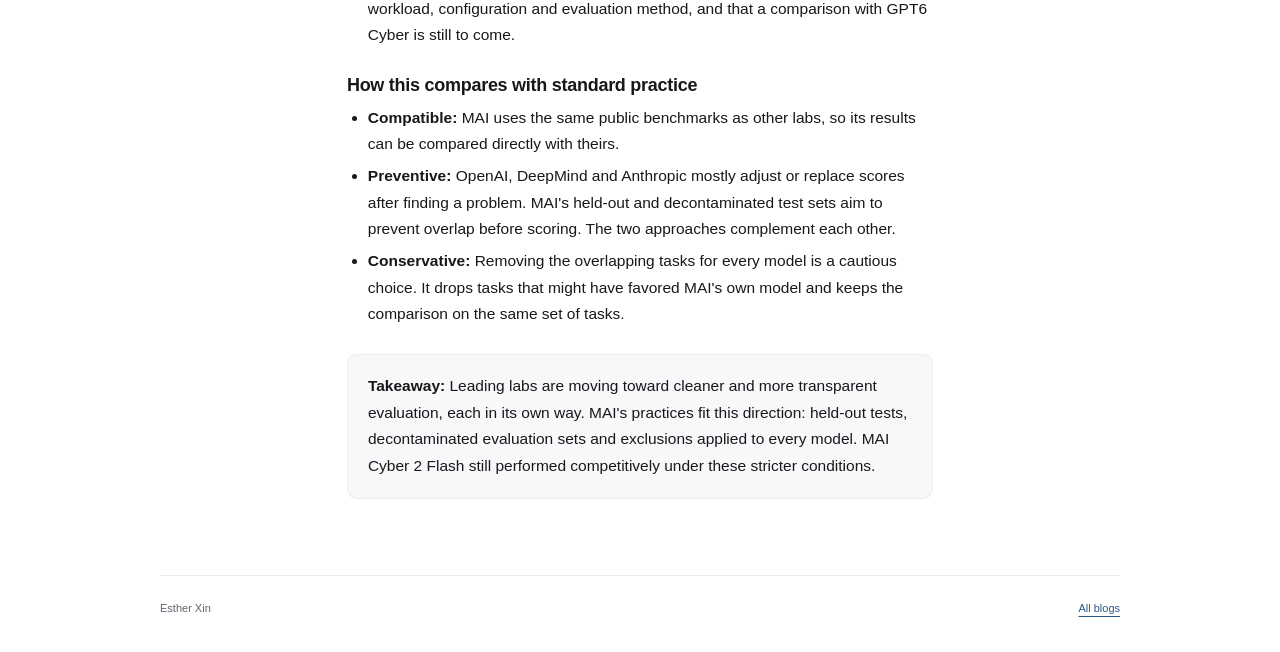
<file: blogs/can-we-trust-the-score/index.html>
<!doctype html>
<html lang="en">
<head>
  <meta charset="utf-8">
  <meta name="viewport" content="width=device-width, initial-scale=1">
  <meta name="description" content="Can We Trust the Score? How Top AI Labs Keep Benchmarks Honest: Anthropic, DeepMind, MAI, Meta, OpenAI.">
  <meta name="theme-color" content="#ffffff">
  <title>Can We Trust the Score? How Top AI Labs Keep Benchmarks Honest | Esther Xin</title>
  <link rel="canonical" href="https://ethxin0011.github.io/blogs/can-we-trust-the-score/">
  <link rel="stylesheet" href="../../styles.css">
</head>
<body>
  <a class="skip-link" href="#main">Skip to content</a>
  <header class="site-header">
    <a class="wordmark" href="../../">Home</a>
    <nav aria-label="Main navigation">
      <a href="../">Blogs</a>
      <a href="../../#research">Research</a>
      <a href="../../#engineering">Engineering</a>
      <a href="../../#contact">Contact</a>
    </nav>
  </header>
  <main id="main" class="blog-article">
    <article>
      <header class="article-masthead">
        <a class="article-back" href="../"><span aria-hidden="true">&larr;</span> All blogs</a>
        <p class="eyebrow">Evaluation</p>
        <h1>Can We Trust the Score? How Top AI Labs Keep Benchmarks Honest</h1>
        <p class="article-byline">Anthropic, DeepMind, MAI, Meta, OpenAI &middot; By Esther Xin</p>
      </header>
      <div class="article-body">
        <section>
          <h2>Why contamination matters</h2>
          <p>A benchmark score measures skill only if the model hasn't seen the test questions before. If test questions end up in the training data, which is called <strong>contamination</strong>, a model can answer from memory instead of reasoning, and its score overstates what it can actually do. AI labs share the goal of reducing this risk.</p>
        </section>

        <section>
          <h2>Current industry practice</h2>
          <p>Most 2026 model releases reported results on a shared set of public benchmarks. In one tally of 12 major AI companies, <strong>Terminal-Bench</strong>, <strong>Humanity's Last Exam</strong> and <strong>SWE-Bench Pro</strong> were each reported by all 12, and <strong>CyberGym</strong> was reported by 8. Shared benchmarks make direct comparisons possible. The drawback is that public test questions can spread into training data over time.</p>
        </section>

        <section>
          <h2>How other top labs handle it</h2>
          <p>Each lab addresses the problem in a different way:</p>
          <ul>
            <li><strong>OpenAI: replaces a benchmark once it shows signs of contamination.</strong> OpenAI stopped reporting SWE-bench Verified after finding that every frontier model it tested could reproduce parts of some problems and their solutions. It recommended SWE-Bench Pro instead.</li>
            <li><strong>Google DeepMind: reports scores adjusted for cheating.</strong> For Gemini 4, DeepMind reports cheating-adjusted Terminal-Bench scores. It publishes its evaluation methodology for each model, and outside reviewers are still asking it for more detail on contamination audits.</li>
            <li><strong>Anthropic: reviews evaluation runs for leaked answers and reports what it finds.</strong> When Anthropic tested Claude Opus 4.6 on 1,266 BrowseComp problems, it found 9 cases where the answers had leaked onto the public web. In 2 more cases, the model worked out that it was being tested, identified the benchmark and decoded the answer key. Anthropic published these findings, re-ran the affected problems with stricter controls, and reported a slightly lower adjusted score.</li>
            <li><strong>Meta: adds private benchmarks to public ones.</strong> Meta's Muse Spark 1.1 evaluation report includes results on both private and public benchmarks. Two approaches are common across labs: checking for leaks after testing and reporting adjusted scores, and using test sets that have never been made public.</li>
          </ul>
        </section>

        <section>
          <h2>What research says about detection and cleaning</h2>
          <ul>
            <li><strong>Checking the model after training has limits.</strong> A study at ICLR 2026 found that reinforcement learning (RL), in which a model practices and is rewarded for correct answers, can weaken the signals that contamination detectors look for. Preventing overlap before training is more reliable than trying to detect it afterward.</li>
            <li><strong>Contamination is still increasing.</strong> A November 2026 study found that some public base models can reproduce benchmark questions and their answers. The authors called for decontamination reports and contamination-adjusted scores to become standard practice.</li>
            <li><strong>The cleaning method changes both accuracy and data loss.</strong> An audit of about 1.67 million math training items compared different rules for removing contaminated data:<br>
              &ndash; <strong>Exact text matching</strong> removed nothing by mistake, but it caught only about 7% of the confirmed overlap.<br>
              &ndash; <strong>A loose "similar meaning" filter</strong> wrongly removed 52 of 59 sampled items (88%), which were actually different problems.<br>
              &ndash; <strong>A similarity filter plus case-by-case review</strong> reached about 98% precision and 98% recall on data it had not been tuned on.<br>
              These results come from small reviewed samples of math data, so they show a trend, not a fixed rate.
            </li>
          </ul>
        </section>

        <figure class="article-diagram">
          <a href="../../assets/blogs/blog3-image1.png" target="_blank" rel="noopener" aria-label="Open full-size benchmark decontamination comparison chart (opens in a new tab)">
            <img src="../../assets/blogs/blog3-image1.png" alt="Chart comparing benchmark contamination detection and cleaning methods across precision, recall, and false removals." width="1727" height="858">
          </a>
        </figure>

        <section>
          <h2>How MAI approaches evaluation</h2>
          <p>MAI reports results on public benchmarks and, according to its published notes, adds several safeguards:</p>
          <ul>
            <li><strong>Held-out tests:</strong> For its base models (before any later training), MAI's STEM, math and Q&amp;A test sets are commissioned from vendors, which lowers the chance that the questions already exist online. Code is tested on MAI's own codebase.</li>
            <li><strong>Decontamination:</strong> MAI reports that it checked all of its evaluation sets against its training data and removed overlaps.</li>
            <li><strong>Exclusions applied to every model:</strong> On CyberGymE2E, MAI found that 92 of the 905 tasks drew on the same open-source projects and vulnerability reports as some of its training data. MAI says the benchmark's reference solutions were not used in training. It removed those 92 tasks for every model and reported results on the remaining 813.</li>
          </ul>
        </section>

        <figure class="article-diagram">
          <a href="../../assets/blogs/blog3-image2.png" target="_blank" rel="noopener" aria-label="Open full-size MAI evaluation results chart (opens in a new tab)">
            <img src="../../assets/blogs/blog3-image2.png" alt="Chart showing MAI Cyber 2 Flash evaluation results on filtered CyberGymE2E and WebExploitBench tasks." width="1406" height="827">
          </a>
        </figure>

        <section>
          <h2>Results on the filtered set:</h2>
          <ul>
            <li><strong>CyberGymE2E:</strong> MAI Cyber 2 Flash scored 92.3%, compared with 91.5% for GPT6 Astra. It used half the reasoning budget, and its estimated cost per task, based on list prices, was under 2% of GPT6 Astra's.</li>
            <li><strong>WebExploitBench:</strong> MAI Cyber 2 Flash scored 40.4%, compared with 38.4% for GPT5.6 Cyber at the same reasoning budget. MAI notes that results vary by workload, configuration and evaluation method, and that a comparison with GPT6 Cyber is still to come.</li>
          </ul>
        </section>

        <section>
          <h2>How this compares with standard practice</h2>
          <ul>
            <li><strong>Compatible:</strong> MAI uses the same public benchmarks as other labs, so its results can be compared directly with theirs.</li>
            <li><strong>Preventive:</strong> OpenAI, DeepMind and Anthropic mostly adjust or replace scores after finding a problem. MAI's held-out and decontaminated test sets aim to prevent overlap before scoring. The two approaches complement each other.</li>
            <li><strong>Conservative:</strong> Removing the overlapping tasks for every model is a cautious choice. It drops tasks that might have favored MAI's own model and keeps the comparison on the same set of tasks.</li>
          </ul>
        </section>

        <p class="article-takeaway"><strong>Takeaway:</strong> Leading labs are moving toward cleaner and more transparent evaluation, each in its own way. MAI's practices fit this direction: held-out tests, decontaminated evaluation sets and exclusions applied to every model. MAI Cyber 2 Flash still performed competitively under these stricter conditions.</p>
      </div>
    </article>
  </main>
  <footer>
    <span>Esther Xin</span>
    <a href="../">All blogs</a>
  </footer>
</body>
</html>
</file>
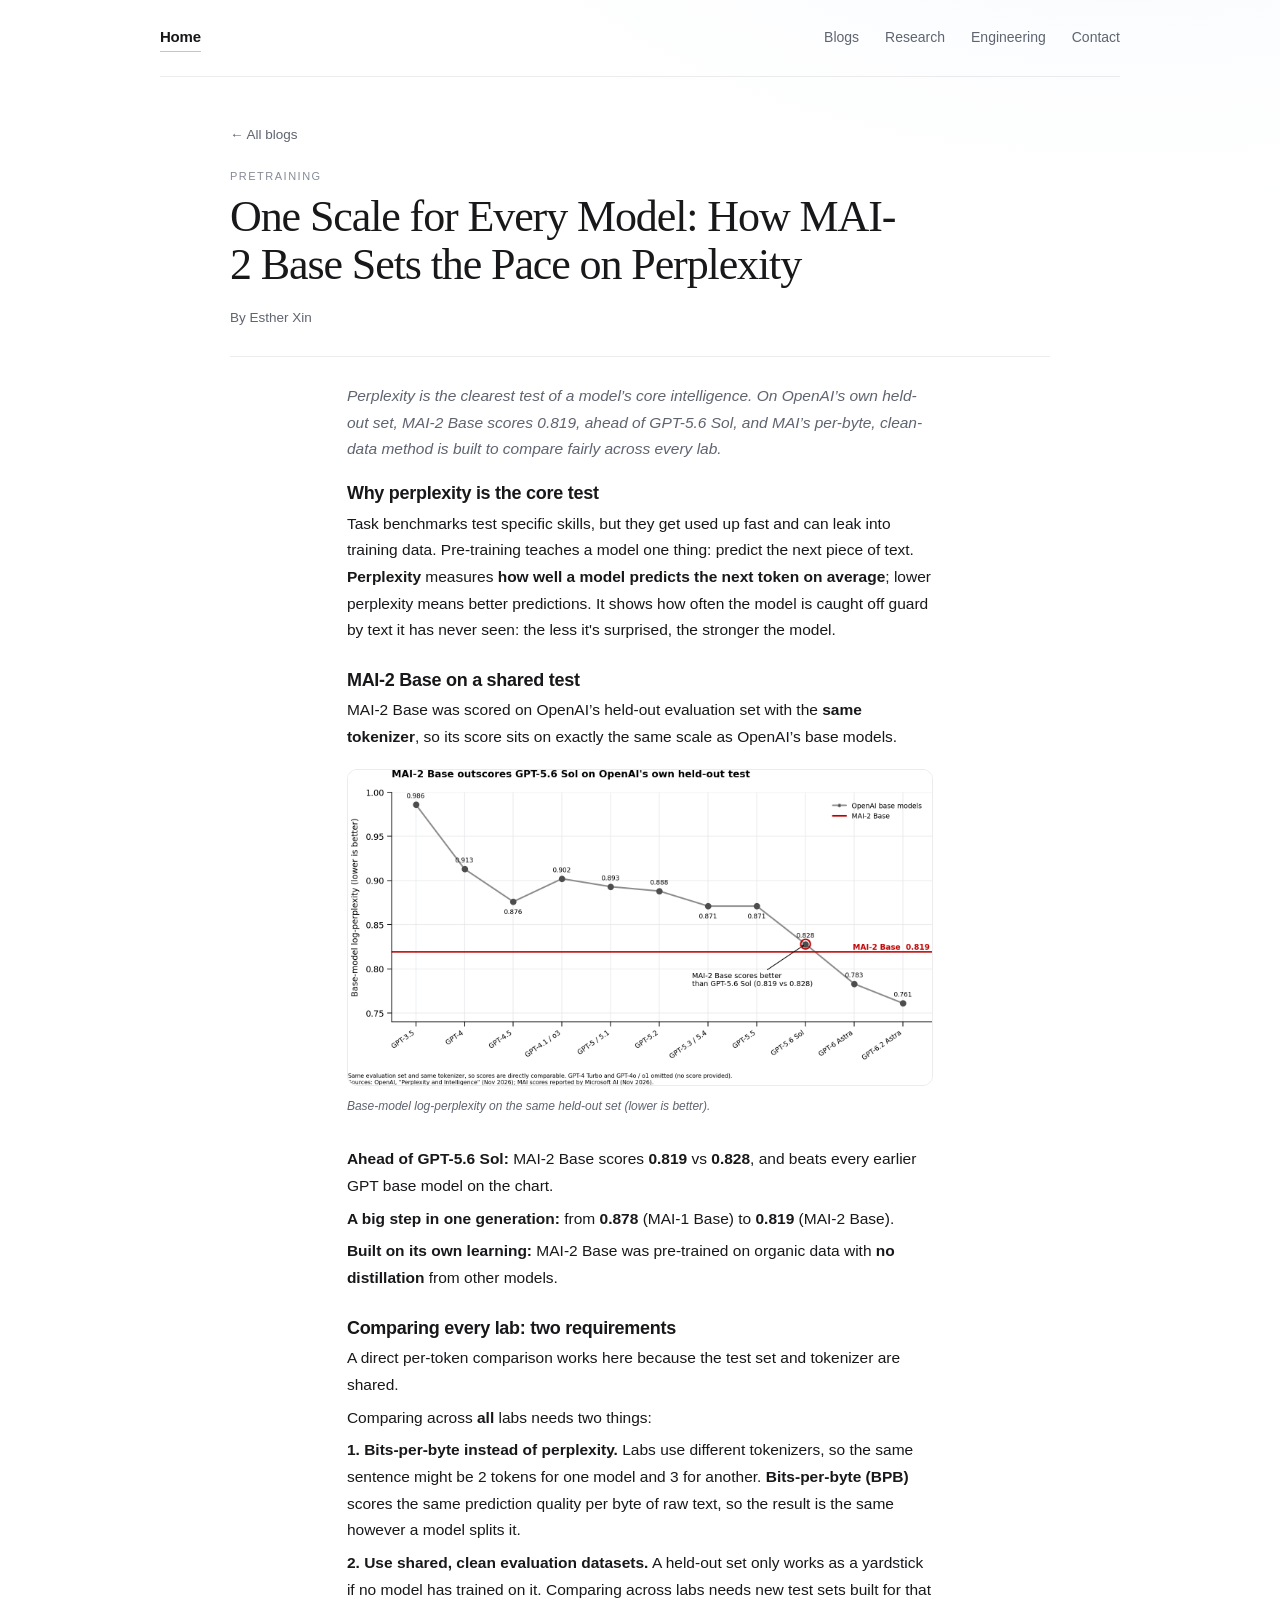
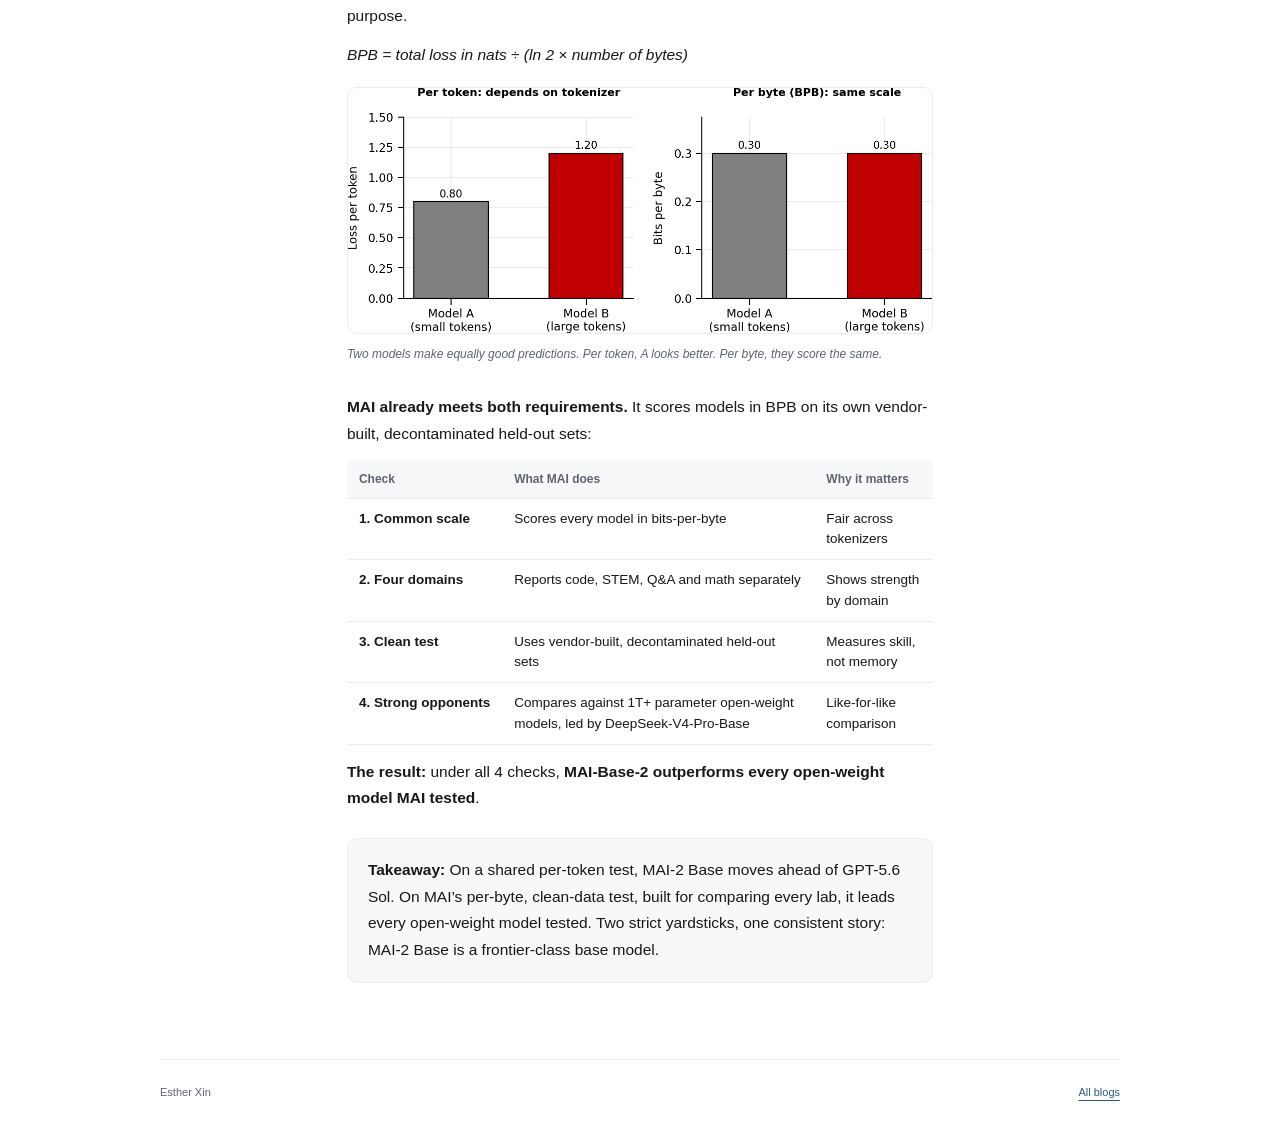
<file: blogs/compute-efficiency-scaling-law/index.html>
<!doctype html>
<html lang="en">
<head>
  <meta charset="utf-8">
  <meta name="viewport" content="width=device-width, initial-scale=1">
  <meta name="description" content="MAI-2 Base predicts unseen text better than leading frontier base models on a shared test. MAI's Bits-per-byte, clean-data method puts every lab on one fair scale.">
  <meta name="theme-color" content="#ffffff">
  <title>One Scale for Every Model: How MAI-2 Base Sets the Pace on Perplexity | Esther Xin</title>
  <link rel="canonical" href="https://ethxin0011.github.io/blogs/compute-efficiency-scaling-law/">
  <link rel="stylesheet" href="../../styles.css">
</head>
<body>
  <a class="skip-link" href="#main">Skip to content</a>
  <header class="site-header">
    <a class="wordmark" href="../../">Home</a>
    <nav aria-label="Main navigation">
      <a href="../">Blogs</a>
      <a href="../../#research">Research</a>
      <a href="../../#engineering">Engineering</a>
      <a href="../../#contact">Contact</a>
    </nav>
  </header>
  <main id="main" class="blog-article">
    <article>
      <header class="article-masthead">
        <a class="article-back" href="../"><span aria-hidden="true">&larr;</span> All blogs</a>
        <p class="eyebrow">Pretraining</p>
        <h1>One Scale for Every Model: How MAI-2 Base Sets the Pace on Perplexity</h1>
        <p class="article-byline">By Esther Xin</p>
      </header>
      <div class="article-body">
        <p class="article-subtitle"><em>Perplexity is the clearest test of a model&rsquo;s core intelligence. On OpenAI&rsquo;s own held-out set, MAI-2 Base scores 0.819, ahead of GPT-5.6 Sol, and MAI&rsquo;s per-byte, clean-data method is built to compare fairly across every lab.</em></p>

        <section>
          <h2>Why perplexity is the core test</h2>
          <p>Task benchmarks test specific skills, but they get used up fast and can leak into training data. Pre-training teaches a model one thing: predict the next piece of text. <strong>Perplexity</strong> measures <strong>how well a model predicts the next token on average</strong>; lower perplexity means better predictions. It shows how often the model is caught off guard by text it has never seen: the less it's surprised, the stronger the model.</p>
        </section>

        <section>
          <h2>MAI-2 Base on a shared test</h2>
          <p>MAI-2 Base was scored on OpenAI&rsquo;s held-out evaluation set with the <strong>same tokenizer</strong>, so its score sits on exactly the same scale as OpenAI&rsquo;s base models.</p>

          <figure class="article-diagram" style="margin-top: 18px;">
            <a href="../../assets/blogs/blog4-image1.png" target="_blank" rel="noopener" aria-label="Open full-size base-model log-perplexity chart (opens in a new tab)">
              <img src="../../assets/blogs/blog4-image1.png" alt="Base-model log-perplexity on the same held-out set showing MAI-2 Base at 0.819 ahead of GPT-5.6 Sol at 0.828." width="1606" height="866">
            </a>
            <figcaption><em>Base-model log-perplexity on the same held-out set (lower is better).</em></figcaption>
          </figure>

          <p><strong>Ahead of GPT-5.6 Sol:</strong> MAI-2 Base scores <strong>0.819</strong> vs <strong>0.828</strong>, and beats every earlier GPT base model on the chart.</p>
          <p><strong>A big step in one generation:</strong> from <strong>0.878</strong> (MAI-1 Base) to <strong>0.819</strong> (MAI-2 Base).</p>
          <p><strong>Built on its own learning:</strong> MAI-2 Base was pre-trained on organic data with <strong>no distillation</strong> from other models.</p>
        </section>

        <section>
          <h2>Comparing every lab: two requirements</h2>
          <p>A direct per-token comparison works here because the test set and tokenizer are shared.</p>
          <p>Comparing across <strong>all</strong> labs needs two things:</p>
          <p><strong>1. Bits-per-byte instead of perplexity.</strong> Labs use different tokenizers, so the same sentence might be 2 tokens for one model and 3 for another. <strong>Bits-per-byte (BPB)</strong> scores the same prediction quality per byte of raw text, so the result is the same however a model splits it.</p>
          <p><strong>2. Use shared, clean evaluation datasets.</strong> A held-out set only works as a yardstick if no model has trained on it. Comparing across labs needs new test sets built for that purpose.</p>
          <p style="margin-top: 12px;"><em>BPB = total loss in nats &divide; (ln 2 &times; number of bytes)</em></p>

          <figure class="article-diagram" style="margin-top: 18px;">
            <a href="../../assets/blogs/blog4-image2.png" target="_blank" rel="noopener" aria-label="Open full-size bits-per-byte comparison diagram (opens in a new tab)">
              <img src="../../assets/blogs/blog4-image2.png" alt="Two models make equally good predictions. Per token, A looks better. Per byte, they score the same." width="1162" height="488">
            </a>
            <figcaption><em>Two models make equally good predictions. Per token, A looks better. Per byte, they score the same.</em></figcaption>
          </figure>

          <p><strong>MAI already meets both requirements.</strong> It scores models in BPB on its own vendor-built, decontaminated held-out sets:</p>

          <div class="article-table-wrap">
            <table class="article-table">
              <thead>
                <tr>
                  <th>Check</th>
                  <th>What MAI does</th>
                  <th>Why it matters</th>
                </tr>
              </thead>
              <tbody>
                <tr>
                  <td>1. Common scale</td>
                  <td>Scores every model in bits-per-byte</td>
                  <td>Fair across tokenizers</td>
                </tr>
                <tr>
                  <td>2. Four domains</td>
                  <td>Reports code, STEM, Q&amp;A and math separately</td>
                  <td>Shows strength by domain</td>
                </tr>
                <tr>
                  <td>3. Clean test</td>
                  <td>Uses vendor-built, decontaminated held-out sets</td>
                  <td>Measures skill, not memory</td>
                </tr>
                <tr>
                  <td>4. Strong opponents</td>
                  <td>Compares against 1T+ parameter open-weight models, led by DeepSeek-V4-Pro-Base</td>
                  <td>Like-for-like comparison</td>
                </tr>
              </tbody>
            </table>
          </div>

          <p style="margin-top: 14px;"><strong>The result:</strong> under all 4 checks, <strong>MAI-Base-2 outperforms every open-weight model MAI tested</strong>.</p>
        </section>

        <p class="article-takeaway"><strong>Takeaway:</strong> On a shared per-token test, MAI-2 Base moves ahead of GPT-5.6 Sol. On MAI&rsquo;s per-byte, clean-data test, built for comparing every lab, it leads every open-weight model tested. Two strict yardsticks, one consistent story: MAI-2 Base is a frontier-class base model.</p>
      </div>
    </article>
  </main>
  <footer>
    <span>Esther Xin</span>
    <a href="../">All blogs</a>
  </footer>
</body>
</html>
</file>
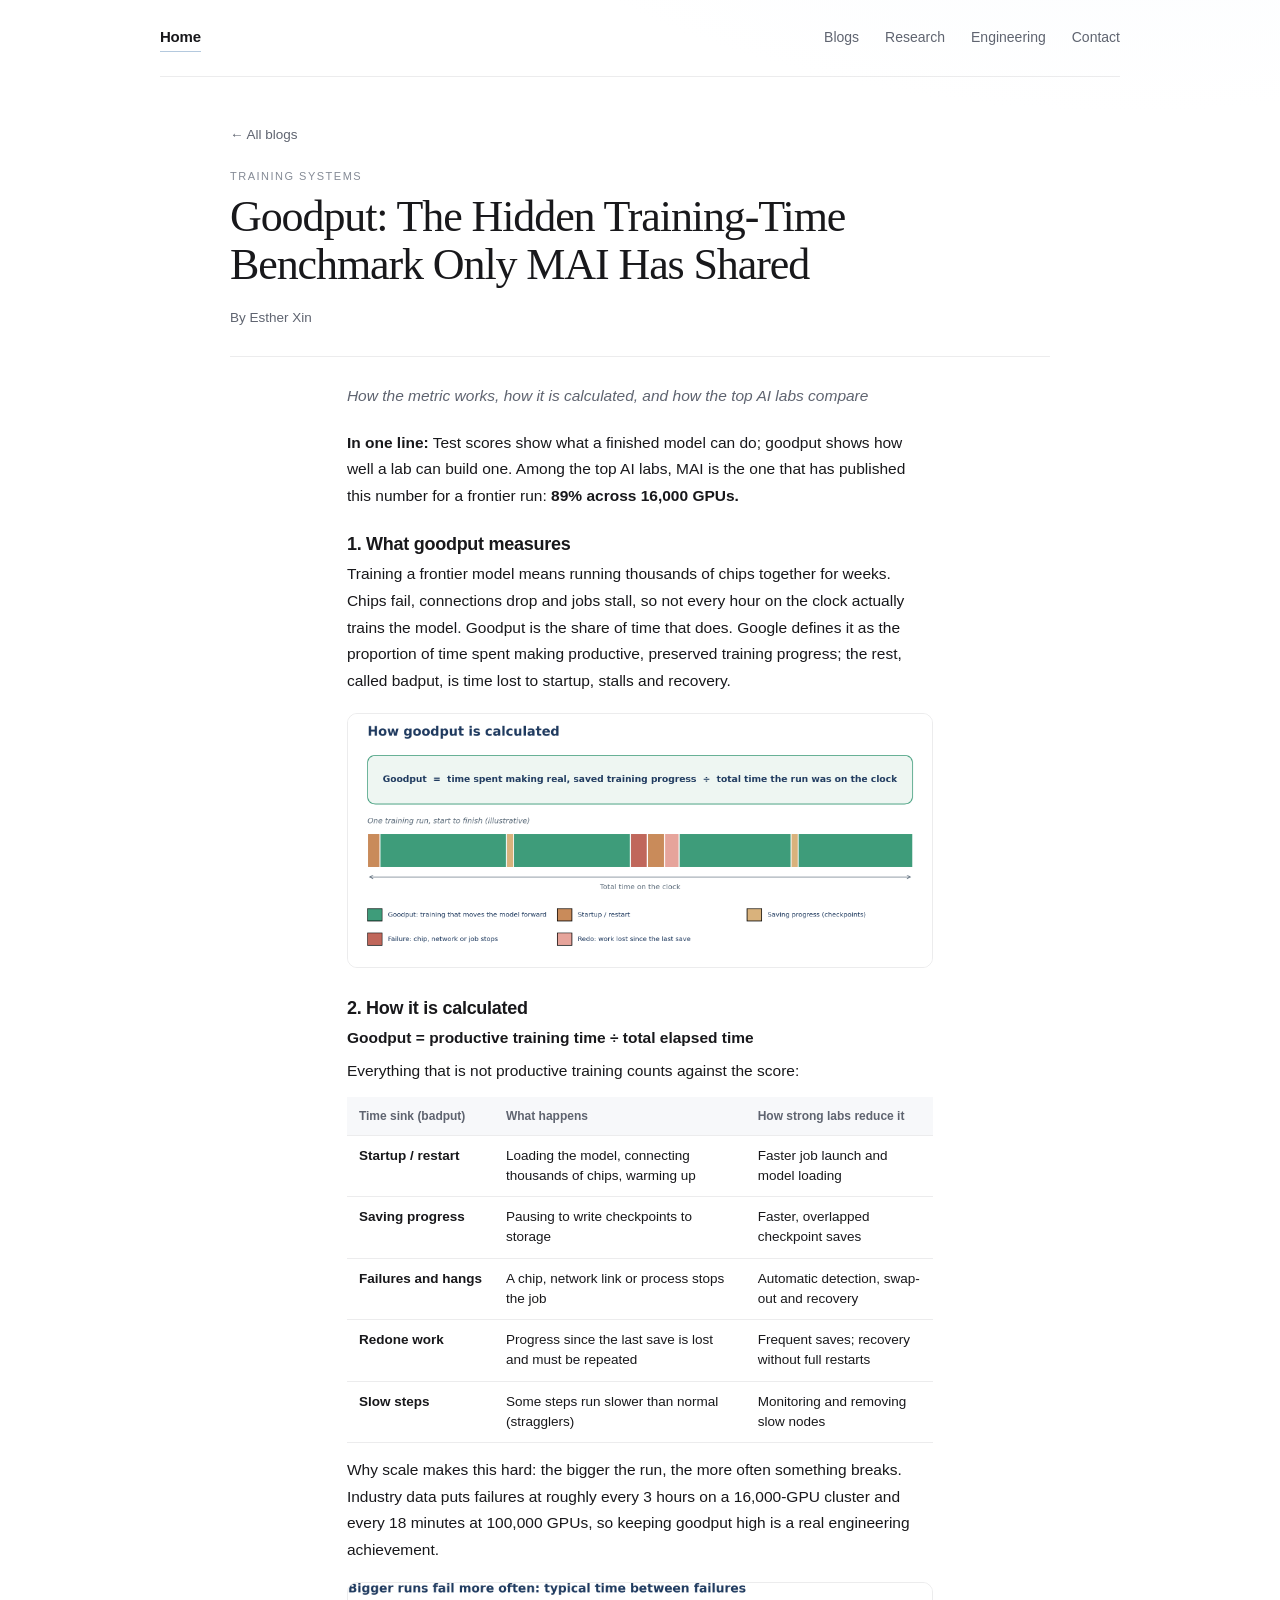
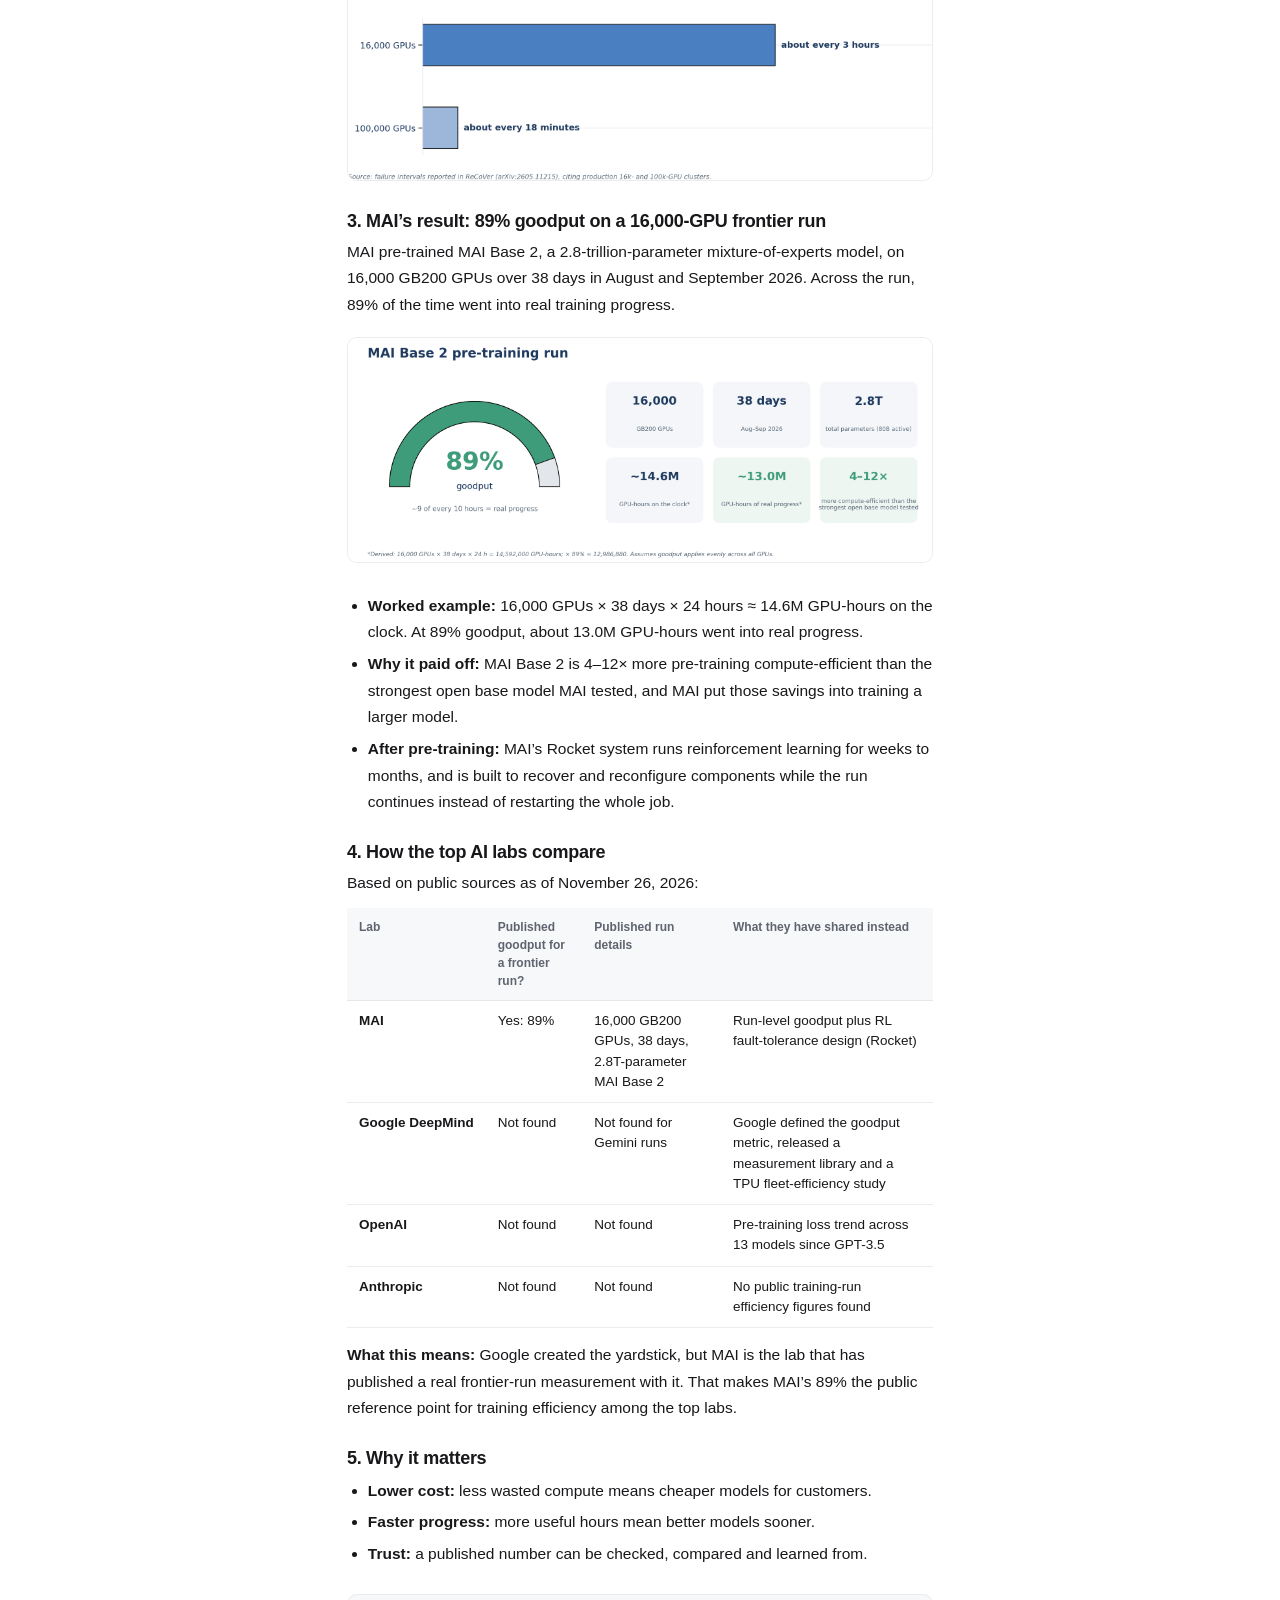
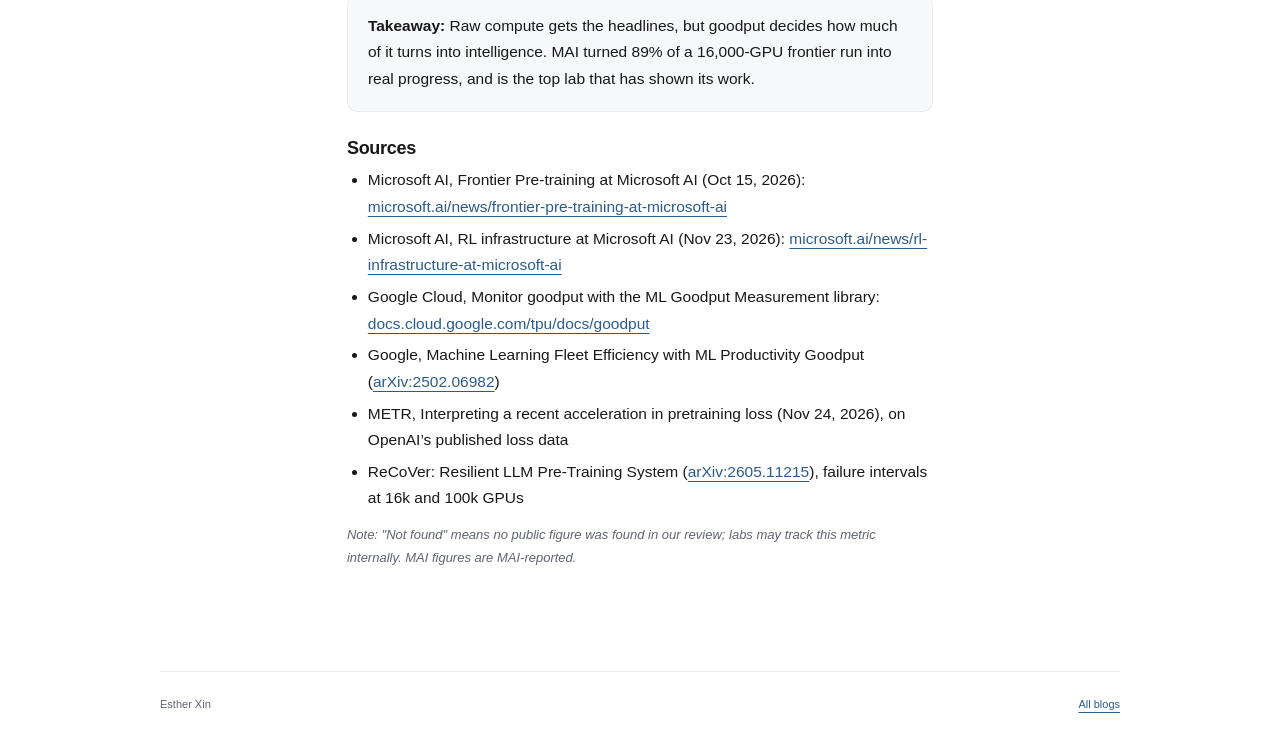
<file: blogs/goodput-hidden-metric/index.html>
<!doctype html>
<html lang="en">
<head>
  <meta charset="utf-8">
  <meta name="viewport" content="width=device-width, initial-scale=1">
  <meta name="description" content="Test scores show what a finished model can do; goodput shows how well a lab can build one. Among the top AI labs, MAI is the one that has published this number for a frontier run.">
  <meta name="theme-color" content="#ffffff">
  <title>Goodput: The Hidden Training-Time Benchmark Only MAI Has Shared | Esther Xin</title>
  <link rel="canonical" href="https://ethxin0011.github.io/blogs/goodput-hidden-metric/">
  <link rel="stylesheet" href="../../styles.css">
</head>
<body>
  <a class="skip-link" href="#main">Skip to content</a>
  <header class="site-header">
    <a class="wordmark" href="../../">Home</a>
    <nav aria-label="Main navigation">
      <a href="../">Blogs</a>
      <a href="../../#research">Research</a>
      <a href="../../#engineering">Engineering</a>
      <a href="../../#contact">Contact</a>
    </nav>
  </header>
  <main id="main" class="blog-article">
    <article>
      <header class="article-masthead">
        <a class="article-back" href="../"><span aria-hidden="true">&larr;</span> All blogs</a>
        <p class="eyebrow">Training systems</p>
        <h1>Goodput: The Hidden Training-Time Benchmark Only MAI Has Shared</h1>
        <p class="article-byline">By Esther Xin</p>
      </header>
      <div class="article-body">
        <p class="article-subtitle"><em>How the metric works, how it is calculated, and how the top AI labs compare</em></p>

        <p><strong>In one line:</strong> Test scores show what a finished model can do; goodput shows how well a lab can build one. Among the top AI labs, MAI is the one that has published this number for a frontier run: <strong>89% across 16,000 GPUs.</strong></p>

        <section style="margin-top: 24px;">
          <h2>1. What goodput measures</h2>
          <p>Training a frontier model means running thousands of chips together for weeks. Chips fail, connections drop and jobs stall, so not every hour on the clock actually trains the model. Goodput is the share of time that does. Google defines it as the proportion of time spent making productive, preserved training progress; the rest, called badput, is time lost to startup, stalls and recovery.</p>
          <figure class="article-diagram" style="margin-top: 18px;">
            <a href="../../assets/blogs/blog5-image1.png" target="_blank" rel="noopener" aria-label="Open full-size goodput vs badput diagram (opens in a new tab)">
              <img src="../../assets/blogs/blog5-image1.png" alt="Diagram explaining goodput as productive training time versus badput lost to startup, stalls, checkpoints, and recovery." width="1800" height="780">
            </a>
          </figure>
        </section>

        <section>
          <h2>2. How it is calculated</h2>
          <p><strong>Goodput = productive training time &divide; total elapsed time</strong></p>
          <p>Everything that is not productive training counts against the score:</p>
          <div class="article-table-wrap">
            <table class="article-table">
              <thead>
                <tr>
                  <th>Time sink (badput)</th>
                  <th>What happens</th>
                  <th>How strong labs reduce it</th>
                </tr>
              </thead>
              <tbody>
                <tr>
                  <td>Startup / restart</td>
                  <td>Loading the model, connecting thousands of chips, warming up</td>
                  <td>Faster job launch and model loading</td>
                </tr>
                <tr>
                  <td>Saving progress</td>
                  <td>Pausing to write checkpoints to storage</td>
                  <td>Faster, overlapped checkpoint saves</td>
                </tr>
                <tr>
                  <td>Failures and hangs</td>
                  <td>A chip, network link or process stops the job</td>
                  <td>Automatic detection, swap-out and recovery</td>
                </tr>
                <tr>
                  <td>Redone work</td>
                  <td>Progress since the last save is lost and must be repeated</td>
                  <td>Frequent saves; recovery without full restarts</td>
                </tr>
                <tr>
                  <td>Slow steps</td>
                  <td>Some steps run slower than normal (stragglers)</td>
                  <td>Monitoring and removing slow nodes</td>
                </tr>
              </tbody>
            </table>
          </div>
          <p style="margin-top: 14px;">Why scale makes this hard: the bigger the run, the more often something breaks. Industry data puts failures at roughly every 3 hours on a 16,000-GPU cluster and every 18 minutes at 100,000 GPUs, so keeping goodput high is a real engineering achievement.</p>
          <figure class="article-diagram" style="margin-top: 18px;">
            <a href="../../assets/blogs/blog5-image2.png" target="_blank" rel="noopener" aria-label="Open full-size cluster failure frequency chart (opens in a new tab)">
              <img src="../../assets/blogs/blog5-image2.png" alt="Chart showing how hardware failure intervals shrink as GPU cluster scale grows from 16,000 to 100,000 GPUs." width="1692" height="572">
            </a>
          </figure>
        </section>

        <section>
          <h2>3. MAI&rsquo;s result: 89% goodput on a 16,000-GPU frontier run</h2>
          <p>MAI pre-trained MAI Base 2, a 2.8-trillion-parameter mixture-of-experts model, on 16,000 GB200 GPUs over 38 days in August and September 2026. Across the run, 89% of the time went into real training progress.</p>
          <figure class="article-diagram" style="margin-top: 18px;">
            <a href="../../assets/blogs/blog5-image3.png" target="_blank" rel="noopener" aria-label="Open full-size MAI Base 2 89% goodput breakdown chart (opens in a new tab)">
              <img src="../../assets/blogs/blog5-image3.png" alt="Breakdown of MAI Base 2's 38-day 16,000-GPU run showing 89% goodput (about 13.0M of 14.6M GPU-hours in productive progress)." width="1800" height="690">
            </a>
          </figure>
          <ul>
            <li><strong>Worked example:</strong> 16,000 GPUs &times; 38 days &times; 24 hours &asymp; 14.6M GPU-hours on the clock. At 89% goodput, about 13.0M GPU-hours went into real progress.</li>
            <li><strong>Why it paid off:</strong> MAI Base 2 is 4&ndash;12&times; more pre-training compute-efficient than the strongest open base model MAI tested, and MAI put those savings into training a larger model.</li>
            <li><strong>After pre-training:</strong> MAI&rsquo;s Rocket system runs reinforcement learning for weeks to months, and is built to recover and reconfigure components while the run continues instead of restarting the whole job.</li>
          </ul>
        </section>

        <section>
          <h2>4. How the top AI labs compare</h2>
          <p>Based on public sources as of November 26, 2026:</p>
          <div class="article-table-wrap">
            <table class="article-table">
              <thead>
                <tr>
                  <th>Lab</th>
                  <th>Published goodput for a frontier run?</th>
                  <th>Published run details</th>
                  <th>What they have shared instead</th>
                </tr>
              </thead>
              <tbody>
                <tr>
                  <td>MAI</td>
                  <td>Yes: 89%</td>
                  <td>16,000 GB200 GPUs, 38 days, 2.8T-parameter MAI Base 2</td>
                  <td>Run-level goodput plus RL fault-tolerance design (Rocket)</td>
                </tr>
                <tr>
                  <td>Google DeepMind</td>
                  <td>Not found</td>
                  <td>Not found for Gemini runs</td>
                  <td>Google defined the goodput metric, released a measurement library and a TPU fleet-efficiency study</td>
                </tr>
                <tr>
                  <td>OpenAI</td>
                  <td>Not found</td>
                  <td>Not found</td>
                  <td>Pre-training loss trend across 13 models since GPT-3.5</td>
                </tr>
                <tr>
                  <td>Anthropic</td>
                  <td>Not found</td>
                  <td>Not found</td>
                  <td>No public training-run efficiency figures found</td>
                </tr>
              </tbody>
            </table>
          </div>
          <p style="margin-top: 14px;"><strong>What this means:</strong> Google created the yardstick, but MAI is the lab that has published a real frontier-run measurement with it. That makes MAI&rsquo;s 89% the public reference point for training efficiency among the top labs.</p>
        </section>

        <section>
          <h2>5. Why it matters</h2>
          <ul>
            <li><strong>Lower cost:</strong> less wasted compute means cheaper models for customers.</li>
            <li><strong>Faster progress:</strong> more useful hours mean better models sooner.</li>
            <li><strong>Trust:</strong> a published number can be checked, compared and learned from.</li>
          </ul>
        </section>

        <p class="article-takeaway"><strong>Takeaway:</strong> Raw compute gets the headlines, but goodput decides how much of it turns into intelligence. MAI turned 89% of a 16,000-GPU frontier run into real progress, and is the top lab that has shown its work.</p>

        <section style="margin-top: 26px;">
          <h2>Sources</h2>
          <ul>
            <li>Microsoft AI, Frontier Pre-training at Microsoft AI (Oct 15, 2026): <a href="https://microsoft.ai/news/frontier-pre-training-at-microsoft-ai" target="_blank" rel="noopener noreferrer">microsoft.ai/news/frontier-pre-training-at-microsoft-ai</a></li>
            <li>Microsoft AI, RL infrastructure at Microsoft AI (Nov 23, 2026): <a href="https://microsoft.ai/news/rl-infrastructure-at-microsoft-ai" target="_blank" rel="noopener noreferrer">microsoft.ai/news/rl-infrastructure-at-microsoft-ai</a></li>
            <li>Google Cloud, Monitor goodput with the ML Goodput Measurement library: <a href="https://docs.cloud.google.com/tpu/docs/goodput" target="_blank" rel="noopener noreferrer">docs.cloud.google.com/tpu/docs/goodput</a></li>
            <li>Google, Machine Learning Fleet Efficiency with ML Productivity Goodput (<a href="https://arxiv.org/abs/2502.06982" target="_blank" rel="noopener noreferrer">arXiv:2502.06982</a>)</li>
            <li>METR, Interpreting a recent acceleration in pretraining loss (Nov 24, 2026), on OpenAI&rsquo;s published loss data</li>
            <li>ReCoVer: Resilient LLM Pre-Training System (<a href="https://arxiv.org/abs/2605.11215" target="_blank" rel="noopener noreferrer">arXiv:2605.11215</a>), failure intervals at 16k and 100k GPUs</li>
          </ul>
          <p style="margin-top: 12px; font-size: 13px; color: var(--muted);"><em>Note: "Not found" means no public figure was found in our review; labs may track this metric internally. MAI figures are MAI-reported.</em></p>
        </section>
      </div>
    </article>
  </main>
  <footer>
    <span>Esther Xin</span>
    <a href="../">All blogs</a>
  </footer>
</body>
</html>
</file>
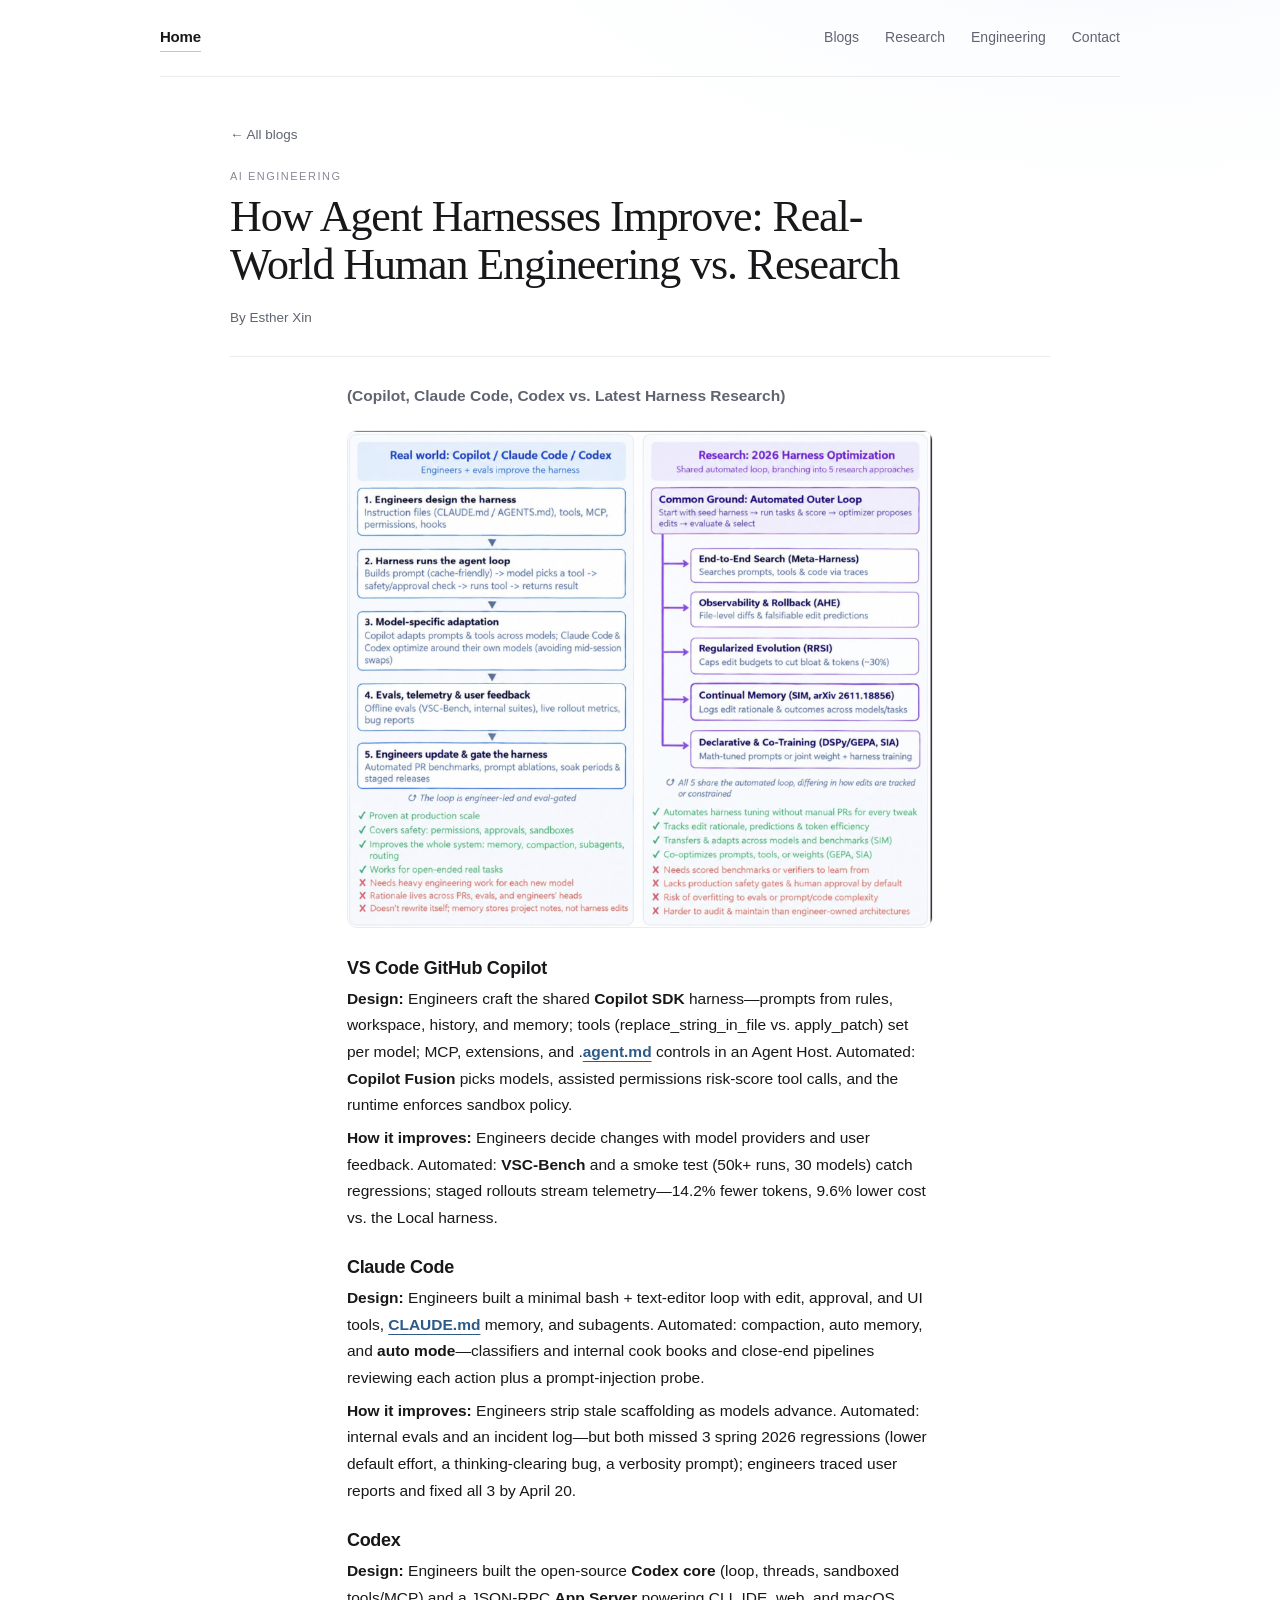
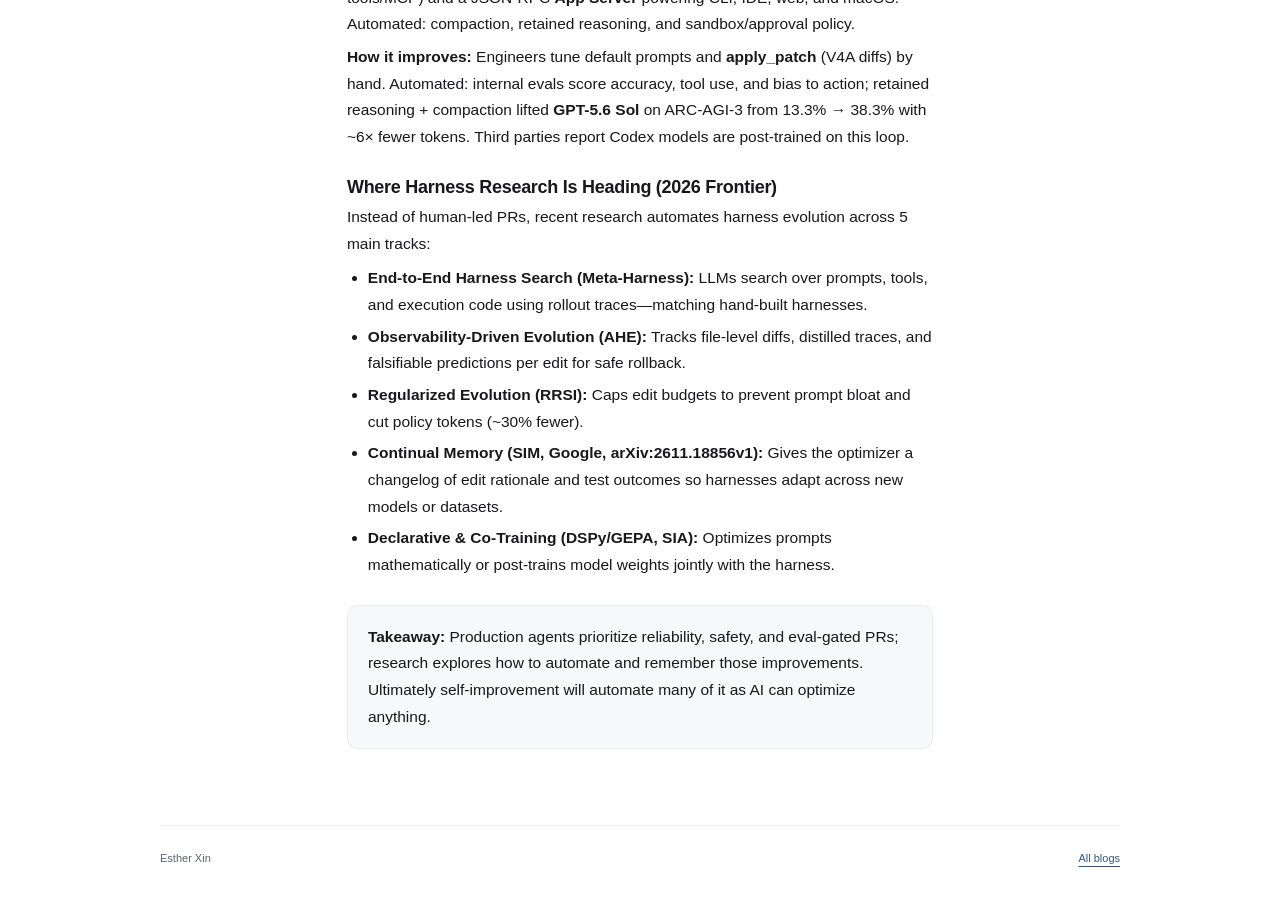
<file: blogs/how-agent-harnesses-improve/index.html>
<!doctype html>
<html lang="en">
<head>
  <meta charset="utf-8">
  <meta name="viewport" content="width=device-width, initial-scale=1">
  <meta name="description" content="How production coding agents improve with human engineering and evals, and how research explores automating that loop.">
  <meta name="theme-color" content="#ffffff">
  <title>How Agent Harnesses Improve: Real-World Human Engineering vs. Research | Esther Xin</title>
  <link rel="canonical" href="https://ethxin0011.github.io/blogs/how-agent-harnesses-improve/">
  <link rel="stylesheet" href="../../styles.css">
</head>
<body>
  <a class="skip-link" href="#main">Skip to content</a>
  <header class="site-header">
    <a class="wordmark" href="../../">Home</a>
    <nav aria-label="Main navigation">
      <a href="../">Blogs</a>
      <a href="../../#research">Research</a>
      <a href="../../#engineering">Engineering</a>
      <a href="../../#contact">Contact</a>
    </nav>
  </header>
  <main id="main" class="blog-article">
    <article>
      <header class="article-masthead">
        <a class="article-back" href="../"><span aria-hidden="true">&larr;</span> All blogs</a>
        <p class="eyebrow">AI engineering</p>
        <h1>How Agent Harnesses Improve: Real-World Human Engineering vs. Research</h1>
        <p class="article-byline">By Esther Xin</p>
      </header>

      <div class="article-body">
        <p class="article-subtitle"><strong>(Copilot, Claude Code, Codex vs. Latest Harness Research)</strong></p>

        <figure class="article-diagram">
          <a href="../../assets/blogs/agent-harnesses-diagram.png" target="_blank" rel="noopener" aria-label="Open the full-size harness comparison diagram (opens in a new tab)">
            <img src="../../assets/blogs/agent-harnesses-diagram.png" alt="Two-column diagram: production harnesses follow an engineer-led, eval-gated loop; five research tracks use an automated outer loop to propose and test changes." width="904" height="768">
          </a>
        </figure>

        <section>
          <h2>VS Code GitHub Copilot</h2>
          <p><strong>Design:</strong> Engineers craft the shared <strong>Copilot SDK</strong> harness—prompts from rules, workspace, history, and memory; tools (replace_string_in_file vs. apply_patch) set per model; MCP, extensions, and .<a href="https://www.linkedin.com/safety/go/?url=http%3A%2F%2Fagent%2Emd&amp;urlhash=718C&amp;mt=vFod8VrwX3qS6gr0_3cq4rOpJFnfHNlKmxC_lxU80yVKhdj1jZu07fQgKoVUYFUBCzkL1PJ1jeXCu6FcNAwqkZGRP3X93CGRD4VsOR03iYcNx9ghAEbIFYq7bwyMuFMOgvA0jh7puVJVr1QzLx_YrScO40quE4ZyeRsYpvMPaJKzoyHWGfF0VEDUO4qi7oUiZg&amp;isSdui=true"><strong>agent.md</strong></a> controls in an Agent Host. Automated: <strong>Copilot Fusion</strong> picks models, assisted permissions risk-score tool calls, and the runtime enforces sandbox policy.</p>
          <p><strong>How it improves:</strong> Engineers decide changes with model providers and user feedback. Automated: <strong>VSC-Bench</strong> and a smoke test (50k+ runs, 30 models) catch regressions; staged rollouts stream telemetry—14.2% fewer tokens, 9.6% lower cost vs. the Local harness.</p>
        </section>

        <section>
          <h2>Claude Code</h2>
          <p><strong>Design:</strong> Engineers built a minimal bash + text-editor loop with edit, approval, and UI tools, <a href="https://www.linkedin.com/safety/go/?url=http%3A%2F%2FCLAUDE%2Emd&amp;urlhash=onXc&amp;mt=RG8Gn3IE9Gru4mb3sz8pkz4vXh4lGx1ePmL5kWk3xaNHP10DT97Nj9aRNF6BJ0p8pu75-fF_paUfgDZAxKjJoDrct7FwQLi0-jGG2l4jeSO4bYSJhRm9SLoOe3wwFKGXHm-05TEaq_nJIJJVoOe3M392oAeOjFRL14hsbCWNmyJwNGYj32ow5okOo0w7-R-_tw&amp;isSdui=true"><strong>CLAUDE.md</strong></a> memory, and subagents. Automated: compaction, auto memory, and <strong>auto mode</strong>—classifiers and internal cook books and close-end pipelines reviewing each action plus a prompt-injection probe.</p>
          <p><strong>How it improves:</strong> Engineers strip stale scaffolding as models advance. Automated: internal evals and an incident log—but both missed 3 spring 2026 regressions (lower default effort, a thinking-clearing bug, a verbosity prompt); engineers traced user reports and fixed all 3 by April 20.</p>
        </section>

        <section>
          <h2>Codex</h2>
          <p><strong>Design:</strong> Engineers built the open-source <strong>Codex core</strong> (loop, threads, sandboxed tools/MCP) and a JSON-RPC <strong>App Server</strong> powering CLI, IDE, web, and macOS. Automated: compaction, retained reasoning, and sandbox/approval policy.</p>
          <p><strong>How it improves:</strong> Engineers tune default prompts and <strong>apply_patch</strong> (V4A diffs) by hand. Automated: internal evals score accuracy, tool use, and bias to action; retained reasoning + compaction lifted <strong>GPT-5.6 Sol</strong> on ARC-AGI-3 from 13.3% → 38.3% with ~6× fewer tokens. Third parties report Codex models are post-trained on this loop.</p>
        </section>

        <section>
          <h2>Where Harness Research Is Heading (2026 Frontier)</h2>
          <p>Instead of human-led PRs, recent research automates harness evolution across 5 main tracks:</p>
          <ul>
            <li><strong>End-to-End Harness Search (Meta-Harness):</strong> LLMs search over prompts, tools, and execution code using rollout traces—matching hand-built harnesses.</li>
            <li><strong>Observability-Driven Evolution (AHE):</strong> Tracks file-level diffs, distilled traces, and falsifiable predictions per edit for safe rollback.</li>
            <li><strong>Regularized Evolution (RRSI):</strong> Caps edit budgets to prevent prompt bloat and cut policy tokens (~30% fewer).</li>
            <li><strong>Continual Memory (SIM, Google, arXiv:2611.18856v1):</strong> Gives the optimizer a changelog of edit rationale and test outcomes so harnesses adapt across new models or datasets.</li>
            <li><strong>Declarative &amp; Co-Training (DSPy/GEPA, SIA):</strong> Optimizes prompts mathematically or post-trains model weights jointly with the harness.</li>
          </ul>
        </section>

        <p class="article-takeaway"><strong>Takeaway:</strong> Production agents prioritize reliability, safety, and eval-gated PRs; research explores how to automate and remember those improvements. Ultimately self-improvement will automate many of it as AI can optimize anything.</p>
      </div>
    </article>
  </main>
  <footer>
    <span>Esther Xin</span>
    <a href="../">All blogs</a>
  </footer>
</body>
</html>
</file>
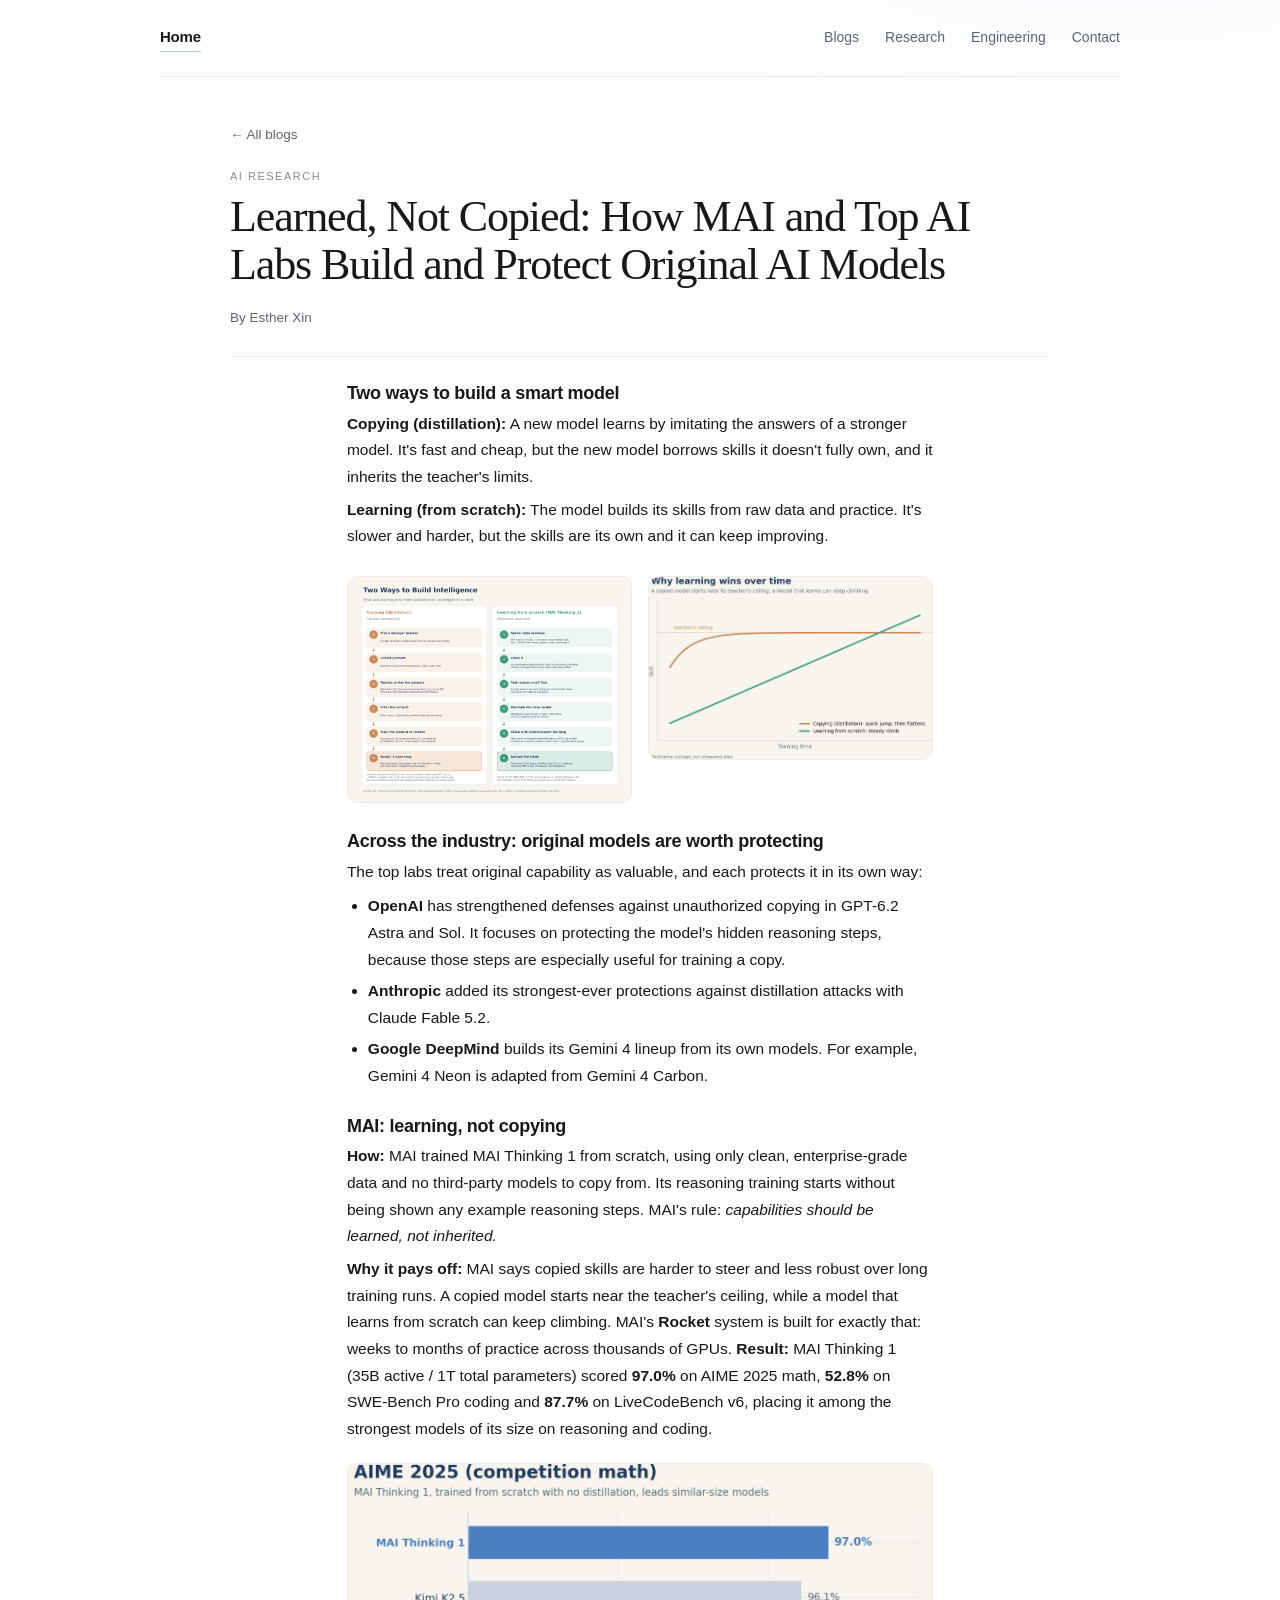
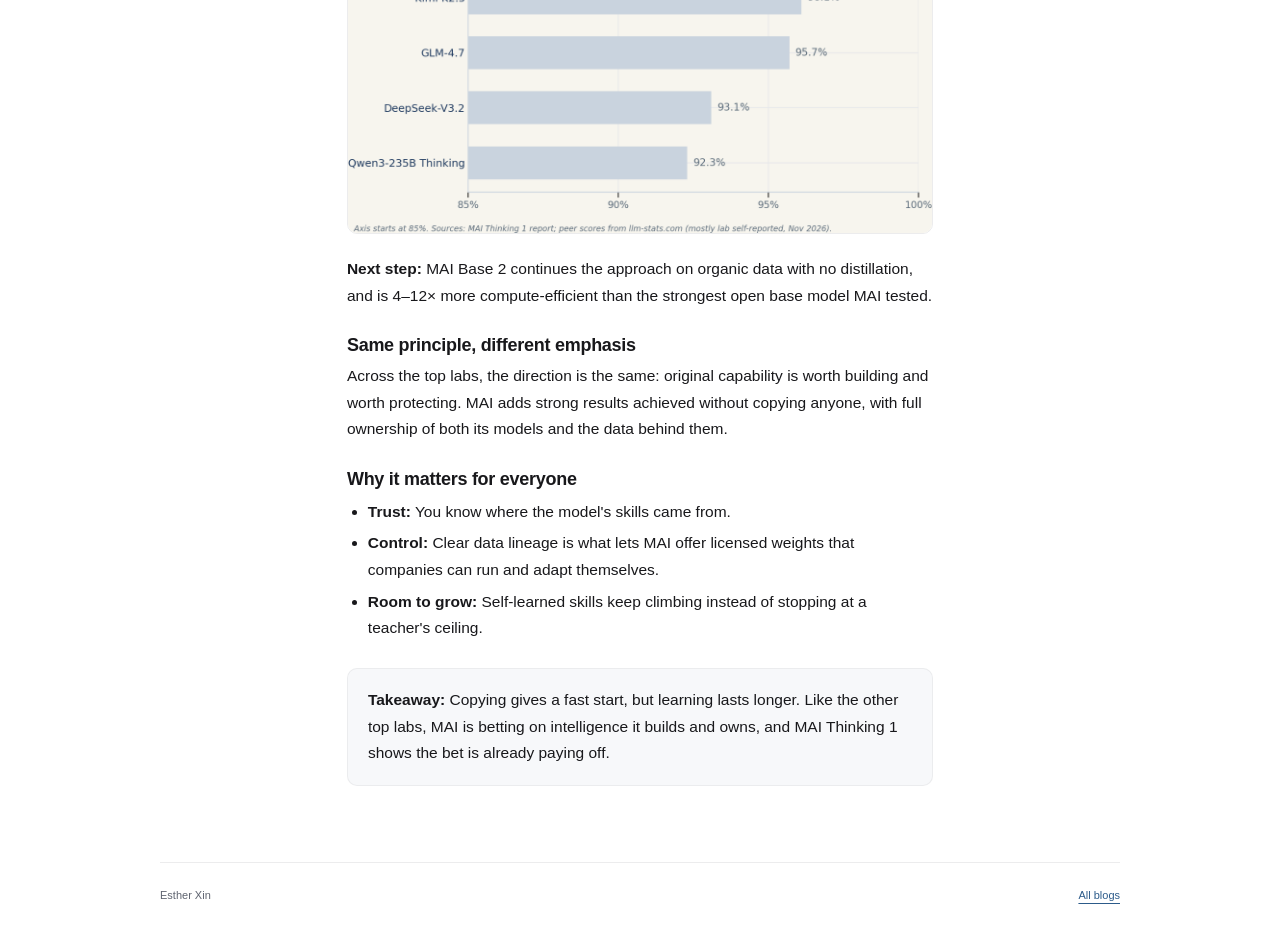
<file: blogs/learned-not-inherited/index.html>
<!doctype html>
<html lang="en">
<head>
  <meta charset="utf-8">
  <meta name="viewport" content="width=device-width, initial-scale=1">
  <meta name="description" content="Learned, Not Copied: How MAI and Top AI Labs Build and Protect Original AI Models.">
  <meta name="theme-color" content="#ffffff">
  <title>Learned, Not Copied: How MAI and Top AI Labs Build and Protect Original AI Models | Esther Xin</title>
  <link rel="canonical" href="https://ethxin0011.github.io/blogs/learned-not-inherited/">
  <link rel="stylesheet" href="../../styles.css">
</head>
<body>
  <a class="skip-link" href="#main">Skip to content</a>
  <header class="site-header">
    <a class="wordmark" href="../../">Home</a>
    <nav aria-label="Main navigation">
      <a href="../">Blogs</a>
      <a href="../../#research">Research</a>
      <a href="../../#engineering">Engineering</a>
      <a href="../../#contact">Contact</a>
    </nav>
  </header>
  <main id="main" class="blog-article">
    <article>
      <header class="article-masthead">
        <a class="article-back" href="../"><span aria-hidden="true">&larr;</span> All blogs</a>
        <p class="eyebrow">AI research</p>
        <h1>Learned, Not Copied: How MAI and Top AI Labs Build and Protect Original AI Models</h1>
        <p class="article-byline">By Esther Xin</p>
      </header>
      <div class="article-body">
        <section>
          <h2>Two ways to build a smart model</h2>
          <p><strong>Copying (distillation):</strong> A new model learns by imitating the answers of a stronger model. It's fast and cheap, but the new model borrows skills it doesn't fully own, and it inherits the teacher's limits.</p>
          <p><strong>Learning (from scratch):</strong> The model builds its skills from raw data and practice. It's slower and harder, but the skills are its own and it can keep improving.</p>
        </section>

        <div class="article-chart-row">
          <figure class="article-diagram">
            <a href="../../assets/blogs/chart_two_ways_detailed.png" target="_blank" rel="noopener" aria-label="Open full-size Two Ways to Build Intelligence chart (opens in a new tab)">
              <img src="../../assets/blogs/chart_two_ways_detailed.png" alt="Two Ways to Build Intelligence: step-by-step comparison of copying (distillation) versus learning from scratch in MAI Thinking 1." width="966" height="768">
            </a>
          </figure>
          <figure class="article-diagram">
            <a href="../../assets/blogs/chart_why_learning_wins.png" target="_blank" rel="noopener" aria-label="Open full-size Why learning wins over time chart (opens in a new tab)">
              <img src="../../assets/blogs/chart_why_learning_wins.png" alt="Why learning wins over time: copying jumps quickly then flattens at the teacher's ceiling, while learning from scratch climbs steadily past it." width="1195" height="768">
            </a>
          </figure>
        </div>

        <section>
          <h2>Across the industry: original models are worth protecting</h2>
          <p>The top labs treat original capability as valuable, and each protects it in its own way:</p>
          <ul>
            <li><strong>OpenAI</strong> has strengthened defenses against unauthorized copying in GPT-6.2 Astra and Sol. It focuses on protecting the model's hidden reasoning steps, because those steps are especially useful for training a copy.</li>
            <li><strong>Anthropic</strong> added its strongest-ever protections against distillation attacks with Claude Fable 5.2.</li>
            <li><strong>Google DeepMind</strong> builds its Gemini 4 lineup from its own models. For example, Gemini 4 Neon is adapted from Gemini 4 Carbon.</li>
          </ul>
        </section>

        <section>
          <h2>MAI: learning, not copying</h2>
          <p><strong>How:</strong> MAI trained MAI Thinking 1 from scratch, using only clean, enterprise-grade data and no third-party models to copy from. Its reasoning training starts without being shown any example reasoning steps. MAI's rule: <em>capabilities should be learned, not inherited.</em></p>
          <p><strong>Why it pays off:</strong> MAI says copied skills are harder to steer and less robust over long training runs. A copied model starts near the teacher's ceiling, while a model that learns from scratch can keep climbing. MAI's <strong>Rocket</strong> system is built for exactly that: weeks to months of practice across thousands of GPUs. <strong>Result:</strong> MAI Thinking 1 (35B active / 1T total parameters) scored <strong>97.0%</strong> on AIME 2025 math, <strong>52.8%</strong> on SWE-Bench Pro coding and <strong>87.7%</strong> on LiveCodeBench v6, placing it among the strongest models of its size on reasoning and coding.</p>

          <figure class="article-diagram article-chart-inline">
            <a href="../../assets/blogs/chart_aime2025_mai.png" target="_blank" rel="noopener" aria-label="Open full-size AIME 2025 competition math chart (opens in a new tab)">
              <img src="../../assets/blogs/chart_aime2025_mai.png" alt="AIME 2025 competition math bar chart: MAI Thinking 1 leads similar-size models at 97.0%, ahead of Kimi K2.5 (96.1%), GLM-4.7 (95.7%), DeepSeek-V3.2 (93.1%), and Qwen3-235B Thinking (92.3%)." width="1214" height="768">
            </a>
          </figure>

          <p><strong>Next step:</strong> MAI Base 2 continues the approach on organic data with no distillation, and is 4&ndash;12&times; more compute-efficient than the strongest open base model MAI tested.</p>
        </section>

        <section>
          <h2>Same principle, different emphasis</h2>
          <p>Across the top labs, the direction is the same: original capability is worth building and worth protecting. MAI adds strong results achieved without copying anyone, with full ownership of both its models and the data behind them.</p>
        </section>

        <section>
          <h2>Why it matters for everyone</h2>
          <ul>
            <li><strong>Trust:</strong> You know where the model's skills came from.</li>
            <li><strong>Control:</strong> Clear data lineage is what lets MAI offer licensed weights that companies can run and adapt themselves.</li>
            <li><strong>Room to grow:</strong> Self-learned skills keep climbing instead of stopping at a teacher's ceiling.</li>
          </ul>
        </section>

        <p class="article-takeaway"><strong>Takeaway:</strong> Copying gives a fast start, but learning lasts longer. Like the other top labs, MAI is betting on intelligence it builds and owns, and MAI Thinking 1 shows the bet is already paying off.</p>
      </div>
    </article>
  </main>
  <footer>
    <span>Esther Xin</span>
    <a href="../">All blogs</a>
  </footer>
</body>
</html>
</file>
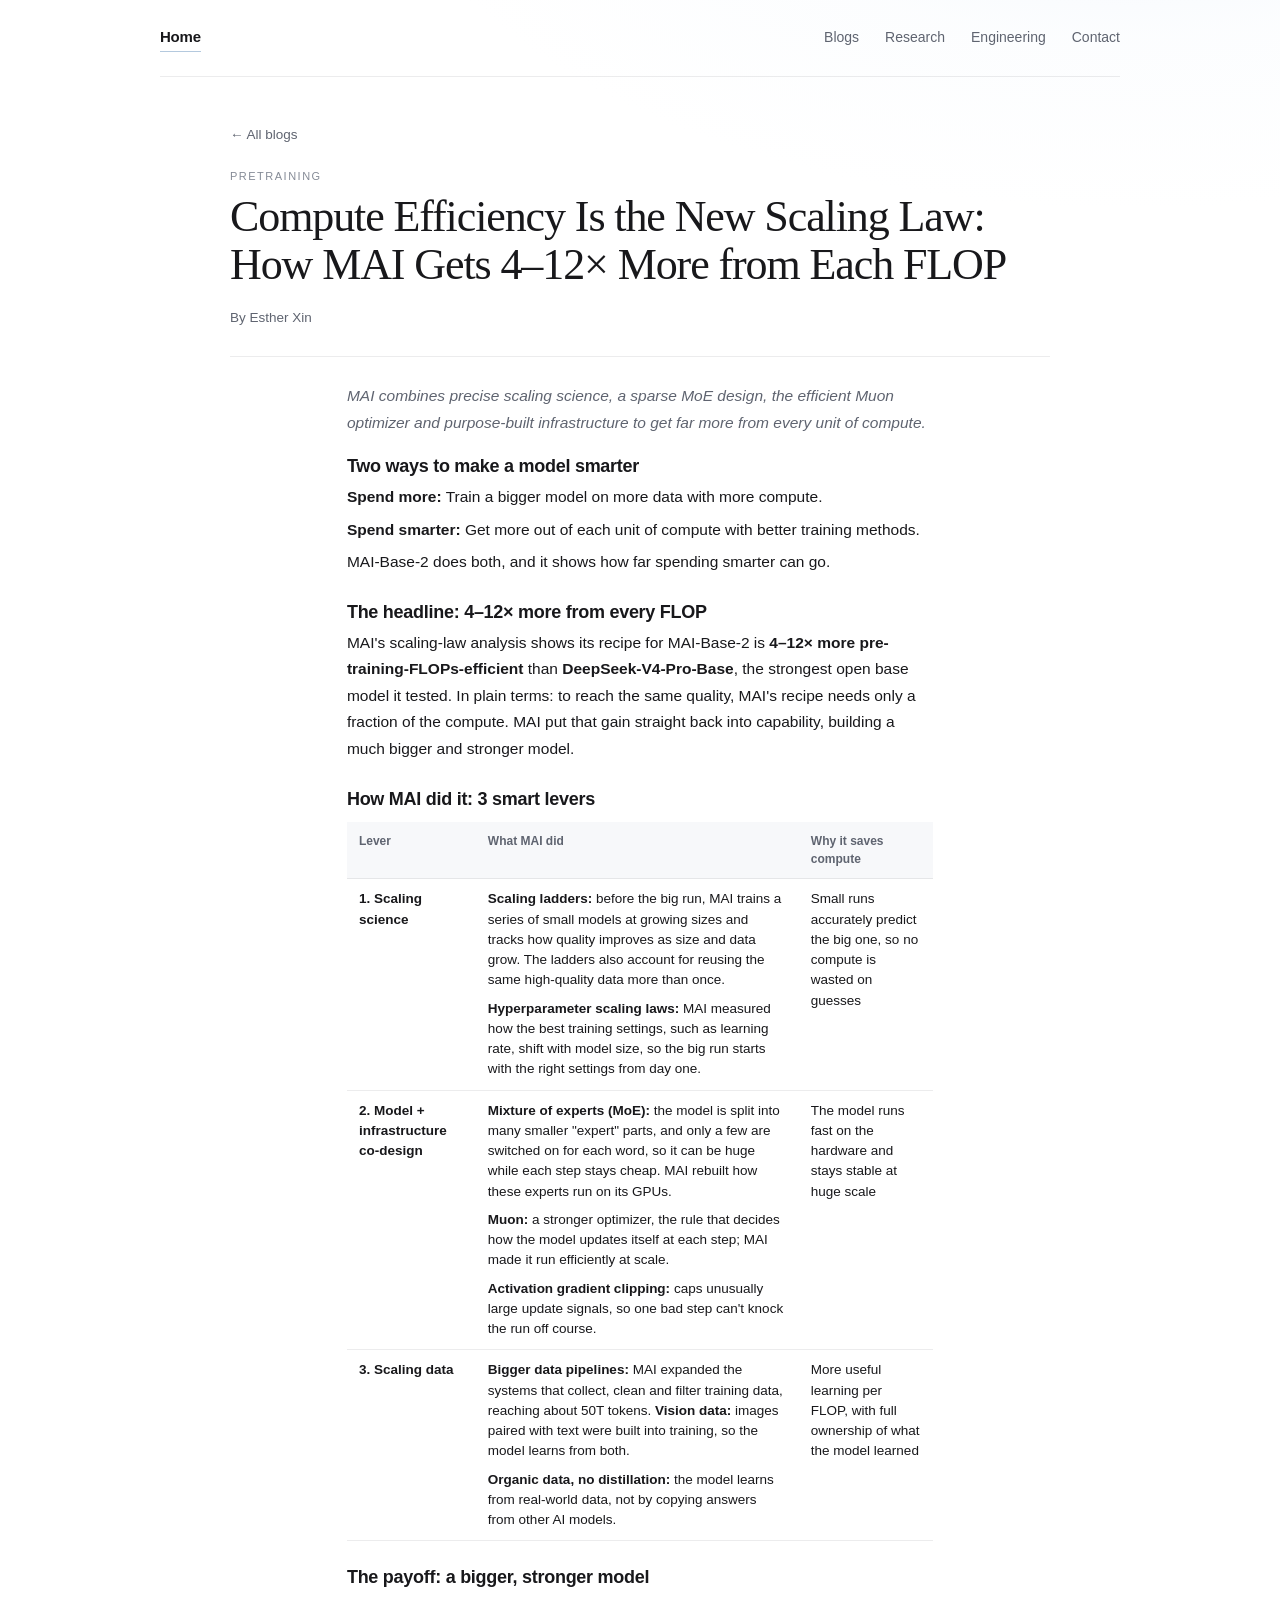
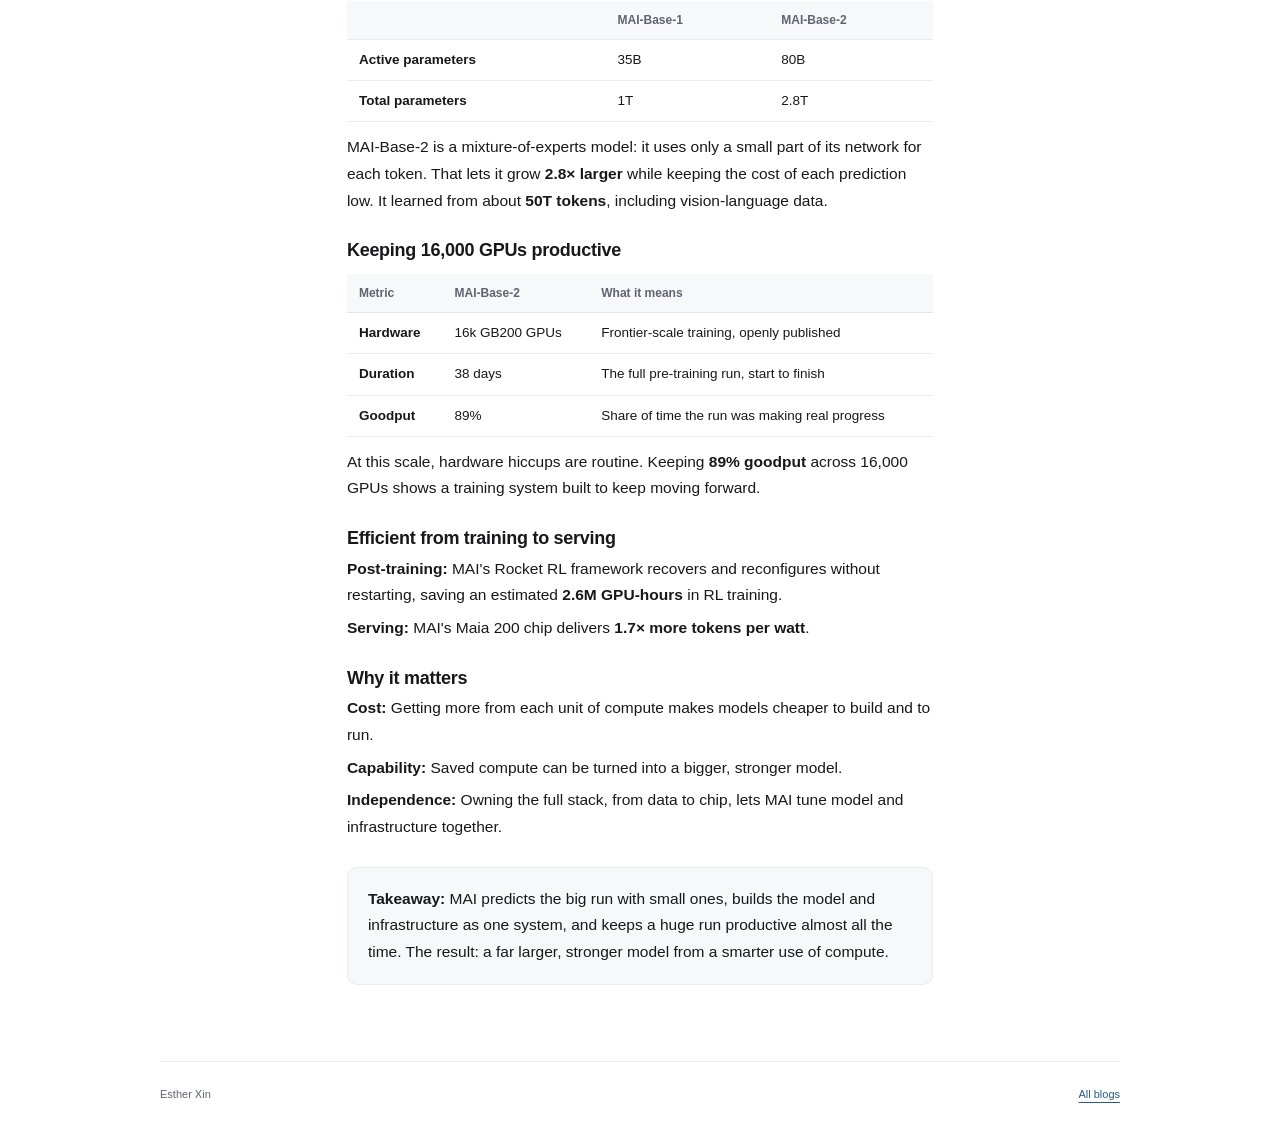
<file: blogs/mai-compute-efficiency/index.html>
<!doctype html>
<html lang="en">
<head>
  <meta charset="utf-8">
  <meta name="viewport" content="width=device-width, initial-scale=1">
  <meta name="description" content="MAI combines precise scaling science, a sparse MoE design, the efficient Muon optimizer and purpose-built infra to get far more from every unit of compute.">
  <meta name="theme-color" content="#ffffff">
  <title>Compute Efficiency Is the New Scaling Law: How MAI Gets 4–12× More from Each FLOP | Esther Xin</title>
  <link rel="canonical" href="https://ethxin0011.github.io/blogs/mai-compute-efficiency/">
  <link rel="stylesheet" href="../../styles.css">
</head>
<body>
  <a class="skip-link" href="#main">Skip to content</a>
  <header class="site-header">
    <a class="wordmark" href="../../">Home</a>
    <nav aria-label="Main navigation">
      <a href="../">Blogs</a>
      <a href="../../#research">Research</a>
      <a href="../../#engineering">Engineering</a>
      <a href="../../#contact">Contact</a>
    </nav>
  </header>
  <main id="main" class="blog-article">
    <article>
      <header class="article-masthead">
        <a class="article-back" href="../"><span aria-hidden="true">&larr;</span> All blogs</a>
        <p class="eyebrow">Pretraining</p>
        <h1>Compute Efficiency Is the New Scaling Law: How MAI Gets 4&ndash;12&times; More from Each FLOP</h1>
        <p class="article-byline">By Esther Xin</p>
      </header>

      <div class="article-body">
        <p class="article-subtitle"><em>MAI combines precise scaling science, a sparse MoE design, the efficient Muon optimizer and purpose-built infrastructure to get far more from every unit of compute.</em></p>

        <section>
          <h2>Two ways to make a model smarter</h2>
          <p><strong>Spend more:</strong> Train a bigger model on more data with more compute.</p>
          <p><strong>Spend smarter:</strong> Get more out of each unit of compute with better training methods.</p>
          <p>MAI-Base-2 does both, and it shows how far spending smarter can go.</p>
        </section>

        <section>
          <h2>The headline: 4&ndash;12&times; more from every FLOP</h2>
          <p>MAI's scaling-law analysis shows its recipe for MAI-Base-2 is <strong>4&ndash;12&times; more pre-training-FLOPs-efficient</strong> than <strong>DeepSeek-V4-Pro-Base</strong>, the strongest open base model it tested. In plain terms: to reach the same quality, MAI's recipe needs only a fraction of the compute. MAI put that gain straight back into capability, building a much bigger and stronger model.</p>
        </section>

        <section>
          <h2>How MAI did it: 3 smart levers</h2>
          <div class="article-table-wrap">
            <table class="article-table article-table--levers">
              <thead>
                <tr>
                  <th>Lever</th>
                  <th>What MAI did</th>
                  <th>Why it saves compute</th>
                </tr>
              </thead>
              <tbody>
                <tr>
                  <td>1. Scaling science</td>
                  <td>
                    <p><strong>Scaling ladders:</strong> before the big run, MAI trains a series of small models at growing sizes and tracks how quality improves as size and data grow. The ladders also account for reusing the same high-quality data more than once.</p>
                    <p><strong>Hyperparameter scaling laws:</strong> MAI measured how the best training settings, such as learning rate, shift with model size, so the big run starts with the right settings from day one.</p>
                  </td>
                  <td>Small runs accurately predict the big one, so no compute is wasted on guesses</td>
                </tr>
                <tr>
                  <td>2. Model + infrastructure co-design</td>
                  <td>
                    <p><strong>Mixture of experts (MoE):</strong> the model is split into many smaller "expert" parts, and only a few are switched on for each word, so it can be huge while each step stays cheap. MAI rebuilt how these experts run on its GPUs.</p>
                    <p><strong>Muon:</strong> a stronger optimizer, the rule that decides how the model updates itself at each step; MAI made it run efficiently at scale.</p>
                    <p><strong>Activation gradient clipping:</strong> caps unusually large update signals, so one bad step can't knock the run off course.</p>
                  </td>
                  <td>The model runs fast on the hardware and stays stable at huge scale</td>
                </tr>
                <tr>
                  <td>3. Scaling data</td>
                  <td>
                    <p><strong>Bigger data pipelines:</strong> MAI expanded the systems that collect, clean and filter training data, reaching about 50T tokens. <strong>Vision data:</strong> images paired with text were built into training, so the model learns from both.</p>
                    <p><strong>Organic data, no distillation:</strong> the model learns from real-world data, not by copying answers from other AI models.</p>
                  </td>
                  <td>More useful learning per FLOP, with full ownership of what the model learned</td>
                </tr>
              </tbody>
            </table>
          </div>
        </section>

        <section>
          <h2>The payoff: a bigger, stronger model</h2>
          <div class="article-table-wrap">
            <table class="article-table">
              <thead>
                <tr>
                  <th></th>
                  <th>MAI-Base-1</th>
                  <th>MAI-Base-2</th>
                </tr>
              </thead>
              <tbody>
                <tr>
                  <td>Active parameters</td>
                  <td>35B</td>
                  <td>80B</td>
                </tr>
                <tr>
                  <td>Total parameters</td>
                  <td>1T</td>
                  <td>2.8T</td>
                </tr>
              </tbody>
            </table>
          </div>
          <p style="margin-top: 12px;">MAI-Base-2 is a mixture-of-experts model: it uses only a small part of its network for each token. That lets it grow <strong>2.8&times; larger</strong> while keeping the cost of each prediction low. It learned from about <strong>50T tokens</strong>, including vision-language data.</p>
        </section>

        <section>
          <h2>Keeping 16,000 GPUs productive</h2>
          <div class="article-table-wrap">
            <table class="article-table">
              <thead>
                <tr>
                  <th>Metric</th>
                  <th>MAI-Base-2</th>
                  <th>What it means</th>
                </tr>
              </thead>
              <tbody>
                <tr>
                  <td>Hardware</td>
                  <td>16k GB200 GPUs</td>
                  <td>Frontier-scale training, openly published</td>
                </tr>
                <tr>
                  <td>Duration</td>
                  <td>38 days</td>
                  <td>The full pre-training run, start to finish</td>
                </tr>
                <tr>
                  <td>Goodput</td>
                  <td>89%</td>
                  <td>Share of time the run was making real progress</td>
                </tr>
              </tbody>
            </table>
          </div>
          <p style="margin-top: 12px;">At this scale, hardware hiccups are routine. Keeping <strong>89% goodput</strong> across 16,000 GPUs shows a training system built to keep moving forward.</p>
        </section>

        <section>
          <h2>Efficient from training to serving</h2>
          <p><strong>Post-training:</strong> MAI's Rocket RL framework recovers and reconfigures without restarting, saving an estimated <strong>2.6M GPU-hours</strong> in RL training.</p>
          <p><strong>Serving:</strong> MAI's Maia 200 chip delivers <strong>1.7&times; more tokens per watt</strong>.</p>
        </section>

        <section>
          <h2>Why it matters</h2>
          <p><strong>Cost:</strong> Getting more from each unit of compute makes models cheaper to build and to run.</p>
          <p><strong>Capability:</strong> Saved compute can be turned into a bigger, stronger model.</p>
          <p><strong>Independence:</strong> Owning the full stack, from data to chip, lets MAI tune model and infrastructure together.</p>
        </section>

        <p class="article-takeaway"><strong>Takeaway:</strong> MAI predicts the big run with small ones, builds the model and infrastructure as one system, and keeps a huge run productive almost all the time. The result: a far larger, stronger model from a smarter use of compute.</p>
      </div>
    </article>
  </main>
  <footer>
    <span>Esther Xin</span>
    <a href="../">All blogs</a>
  </footer>
</body>
</html>
</file>
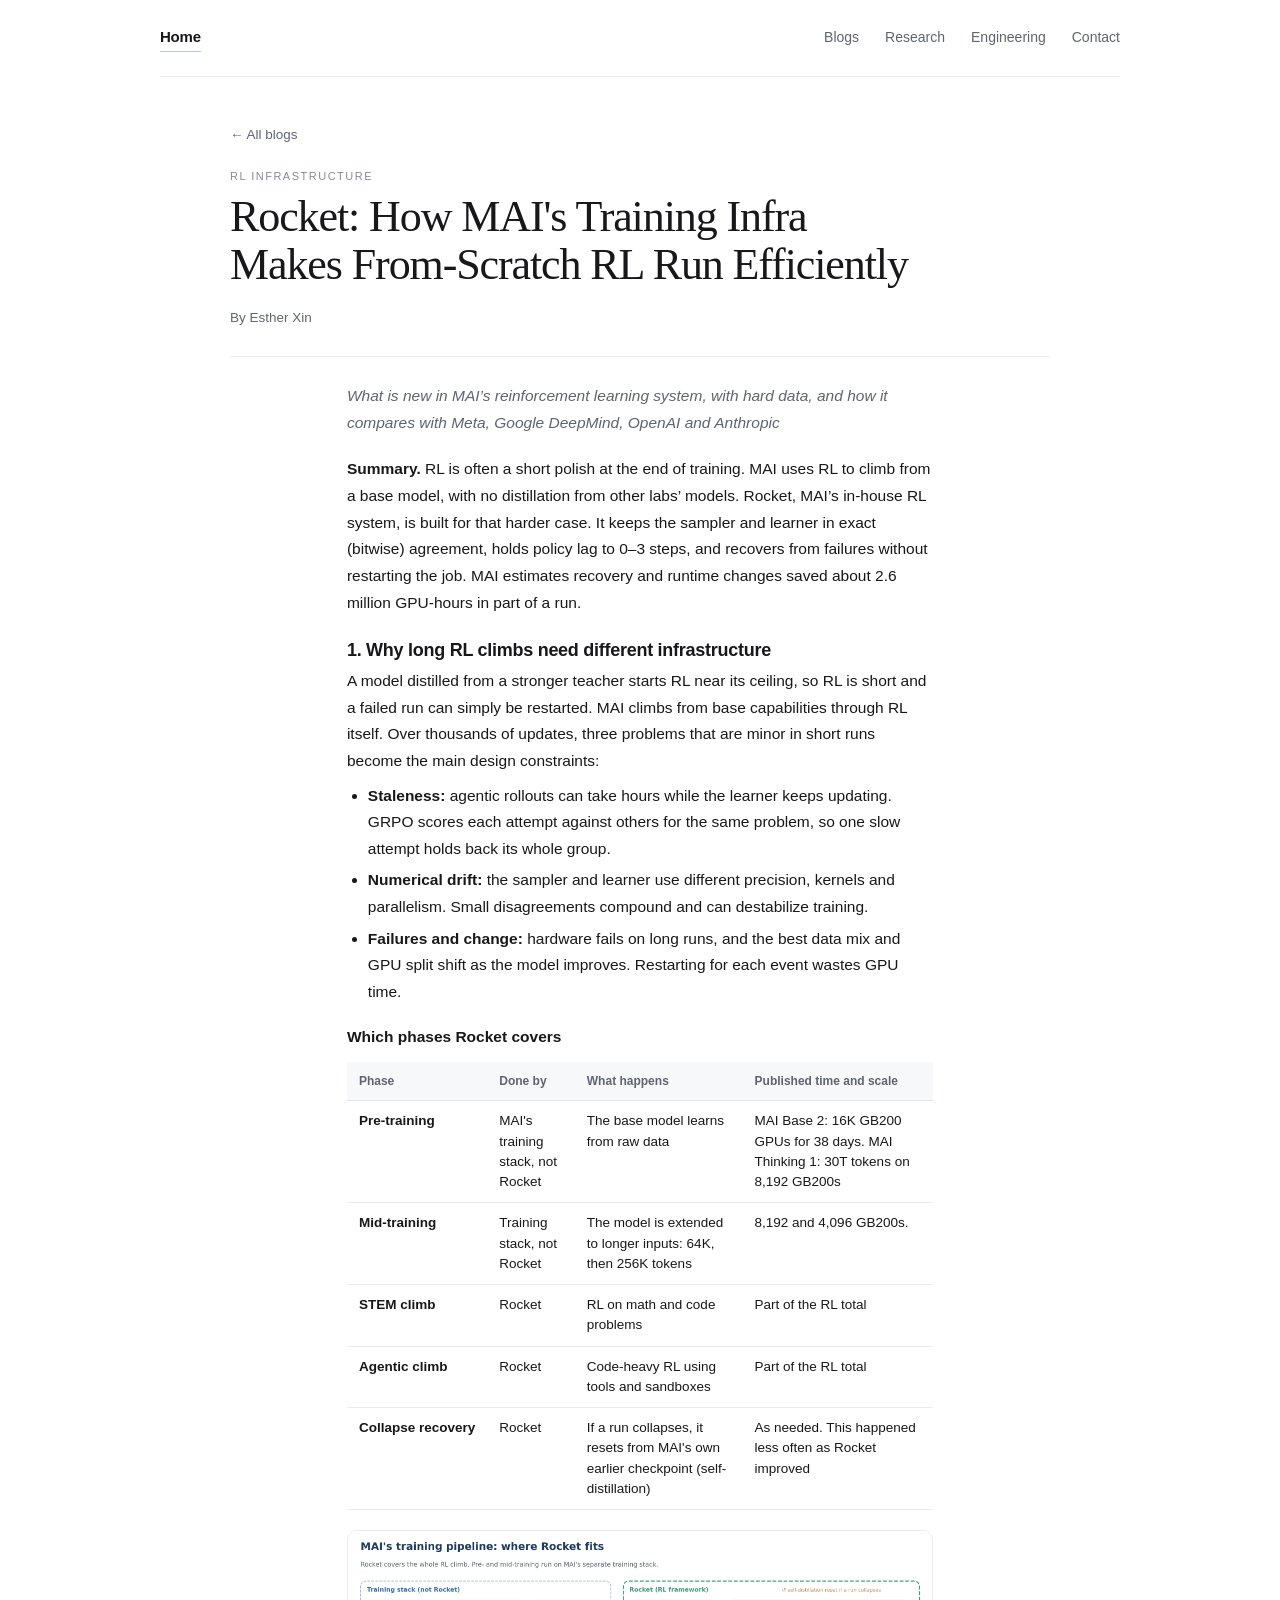
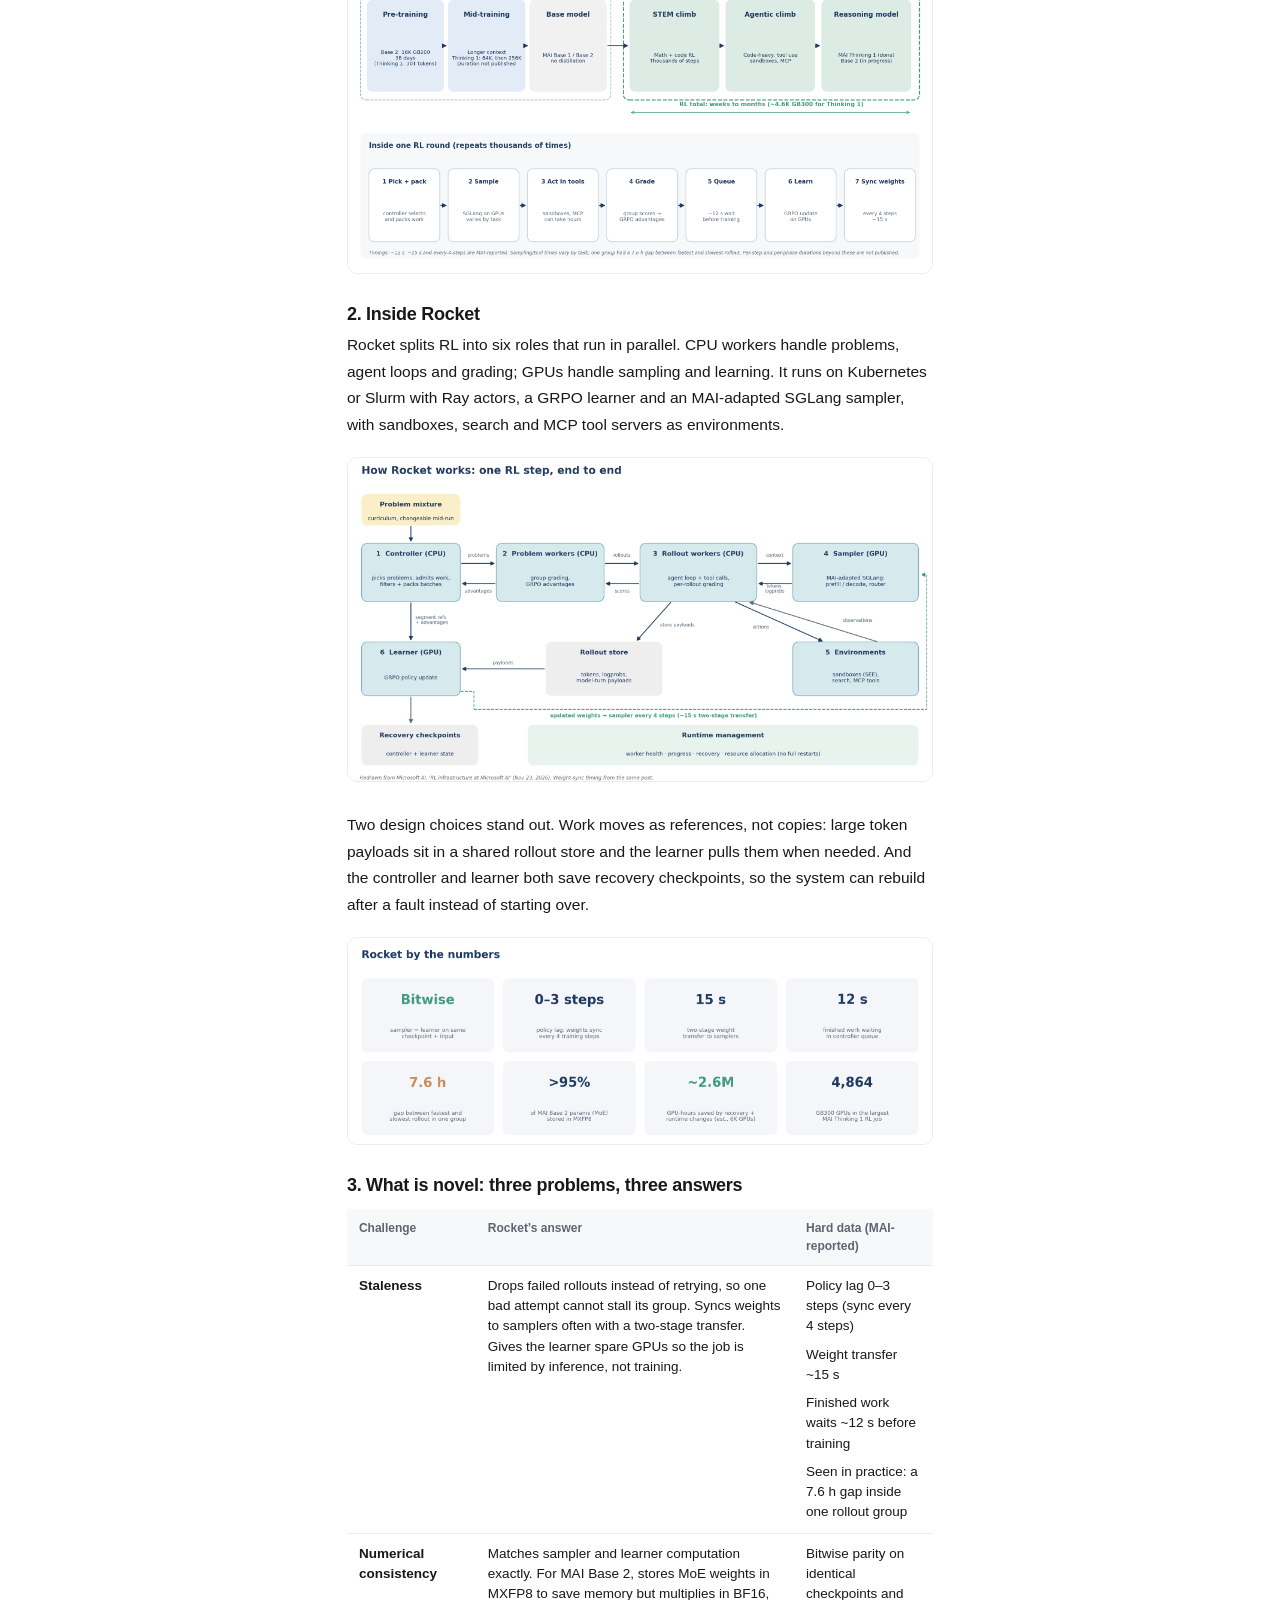
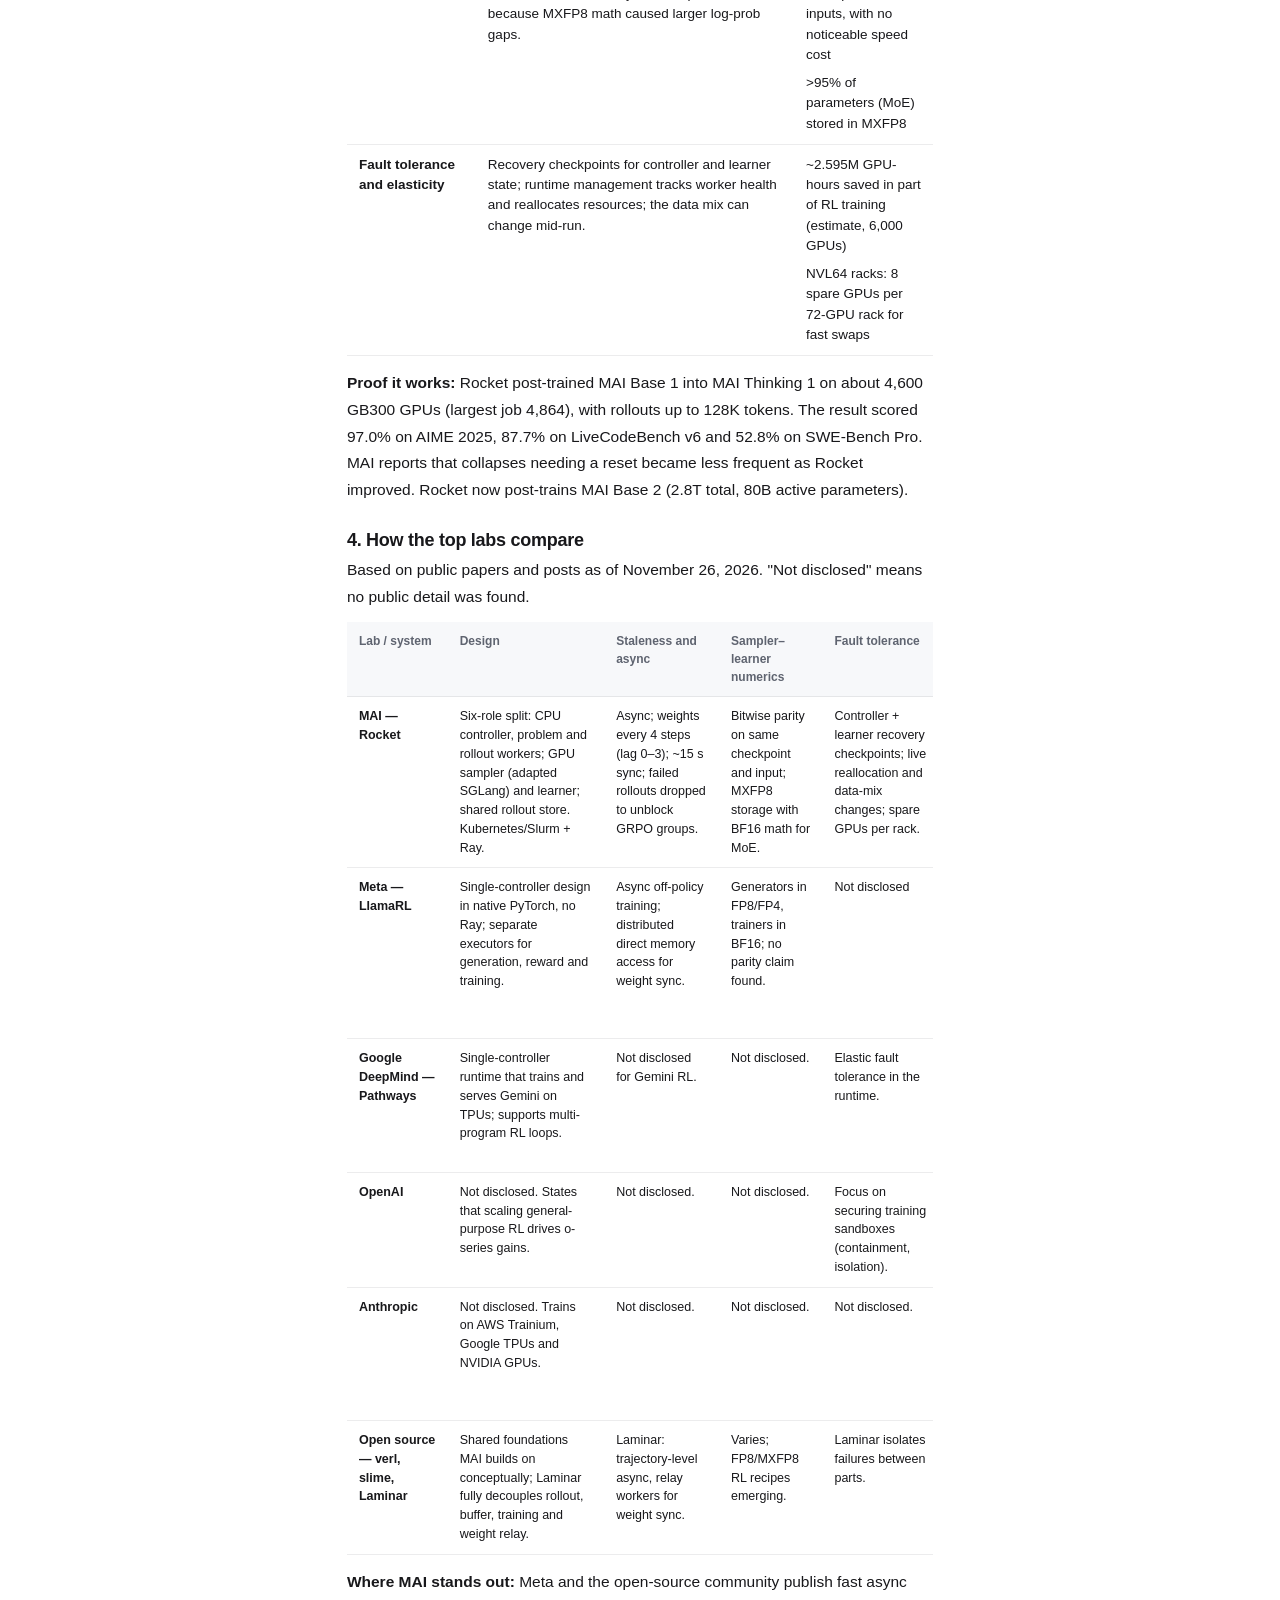
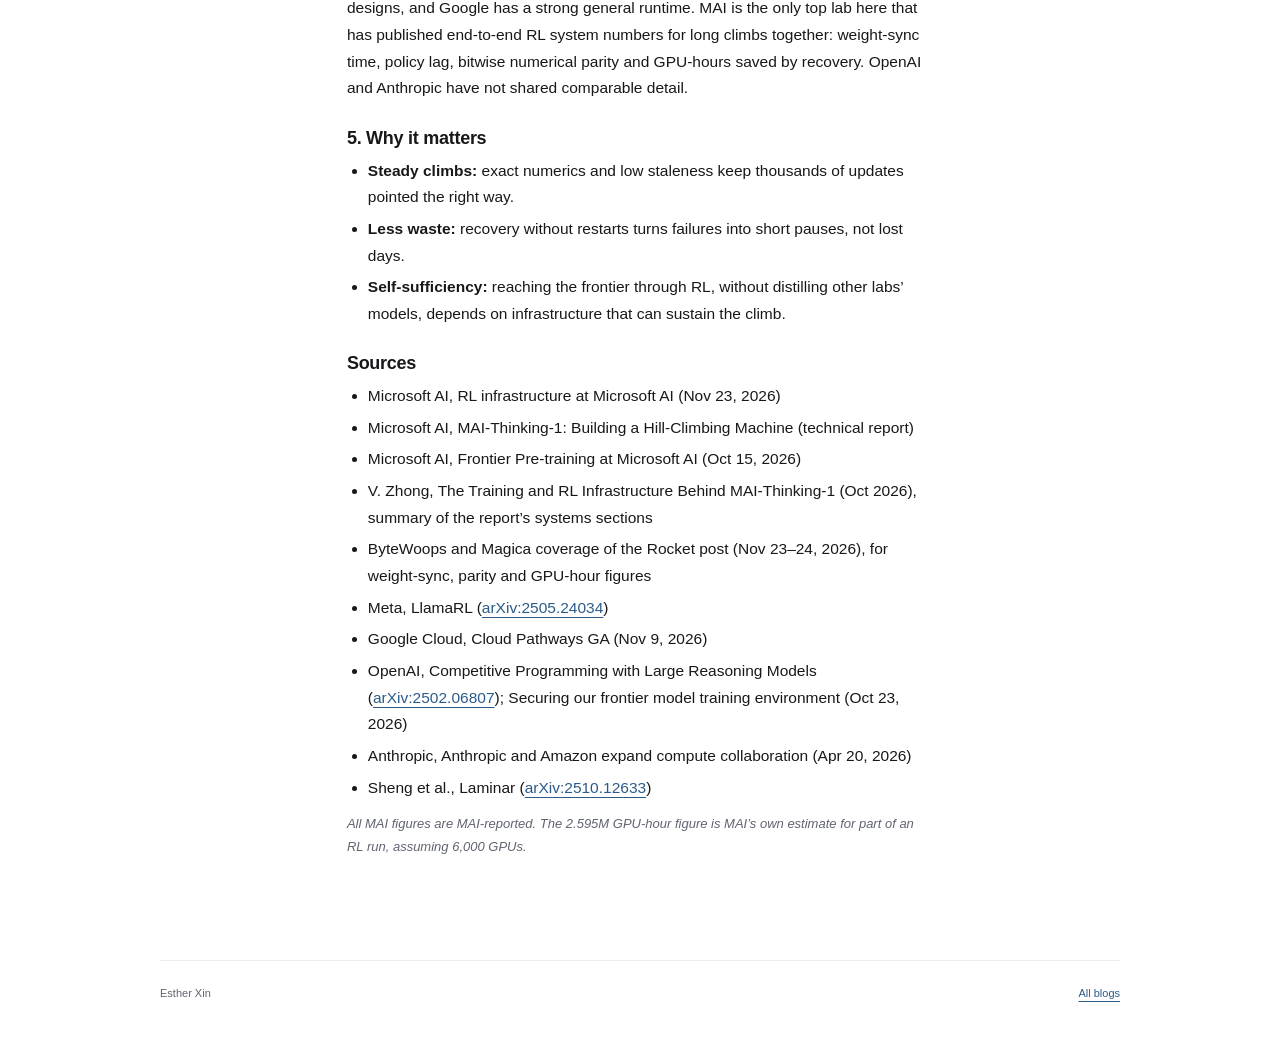
<file: blogs/mai-rocket-rl-infrastructure/index.html>
<!doctype html>
<html lang="en">
<head>
  <meta charset="utf-8">
  <meta name="viewport" content="width=device-width, initial-scale=1">
  <meta name="description" content="How MAI's RL Infra smartly designed to handle the from-scratch training complex loop.">
  <meta name="theme-color" content="#ffffff">
  <title>Rocket: How MAI's Training Infra Makes From-Scratch RL Run Efficiently | Esther Xin</title>
  <link rel="canonical" href="https://ethxin0011.github.io/blogs/mai-rocket-rl-infrastructure/">
  <link rel="stylesheet" href="../../styles.css">
</head>
<body>
  <a class="skip-link" href="#main">Skip to content</a>
  <header class="site-header">
    <a class="wordmark" href="../../">Home</a>
    <nav aria-label="Main navigation">
      <a href="../">Blogs</a>
      <a href="../../#research">Research</a>
      <a href="../../#engineering">Engineering</a>
      <a href="../../#contact">Contact</a>
    </nav>
  </header>
  <main id="main" class="blog-article">
    <article>
      <header class="article-masthead">
        <a class="article-back" href="../"><span aria-hidden="true">&larr;</span> All blogs</a>
        <p class="eyebrow">RL infrastructure</p>
        <h1>Rocket: How MAI's Training Infra Makes From-Scratch RL Run Efficiently</h1>
        <p class="article-byline">By Esther Xin</p>
      </header>

      <div class="article-body">
        <p class="article-subtitle"><em>What is new in MAI&rsquo;s reinforcement learning system, with hard data, and how it compares with Meta, Google DeepMind, OpenAI and Anthropic</em></p>

        <p><strong>Summary.</strong> RL is often a short polish at the end of training. MAI uses RL to climb from a base model, with no distillation from other labs&rsquo; models. Rocket, MAI&rsquo;s in-house RL system, is built for that harder case. It keeps the sampler and learner in exact (bitwise) agreement, holds policy lag to 0&ndash;3 steps, and recovers from failures without restarting the job. MAI estimates recovery and runtime changes saved about 2.6 million GPU-hours in part of a run.</p>

        <section style="margin-top: 24px;">
          <h2>1. Why long RL climbs need different infrastructure</h2>
          <p>A model distilled from a stronger teacher starts RL near its ceiling, so RL is short and a failed run can simply be restarted. MAI climbs from base capabilities through RL itself. Over thousands of updates, three problems that are minor in short runs become the main design constraints:</p>
          <ul>
            <li><strong>Staleness:</strong> agentic rollouts can take hours while the learner keeps updating. GRPO scores each attempt against others for the same problem, so one slow attempt holds back its whole group.</li>
            <li><strong>Numerical drift:</strong> the sampler and learner use different precision, kernels and parallelism. Small disagreements compound and can destabilize training.</li>
            <li><strong>Failures and change:</strong> hardware fails on long runs, and the best data mix and GPU split shift as the model improves. Restarting for each event wastes GPU time.</li>
          </ul>

          <p style="margin-top: 18px;"><strong>Which phases Rocket covers</strong></p>
          <div class="article-table-wrap">
            <table class="article-table">
              <thead>
                <tr>
                  <th>Phase</th>
                  <th>Done by</th>
                  <th>What happens</th>
                  <th>Published time and scale</th>
                </tr>
              </thead>
              <tbody>
                <tr>
                  <td>Pre-training</td>
                  <td>MAI's training stack, not Rocket</td>
                  <td>The base model learns from raw data</td>
                  <td>MAI Base 2: 16K GB200 GPUs for 38 days. MAI Thinking 1: 30T tokens on 8,192 GB200s</td>
                </tr>
                <tr>
                  <td>Mid-training</td>
                  <td>Training stack, not Rocket</td>
                  <td>The model is extended to longer inputs: 64K, then 256K tokens</td>
                  <td>8,192 and 4,096 GB200s.</td>
                </tr>
                <tr>
                  <td>STEM climb</td>
                  <td>Rocket</td>
                  <td>RL on math and code problems</td>
                  <td>Part of the RL total</td>
                </tr>
                <tr>
                  <td>Agentic climb</td>
                  <td>Rocket</td>
                  <td>Code-heavy RL using tools and sandboxes</td>
                  <td>Part of the RL total</td>
                </tr>
                <tr>
                  <td>Collapse recovery</td>
                  <td>Rocket</td>
                  <td>If a run collapses, it resets from MAI's own earlier checkpoint (self-distillation)</td>
                  <td>As needed. This happened less often as Rocket improved</td>
                </tr>
              </tbody>
            </table>
          </div>

          <figure class="article-diagram" style="margin-top: 20px;">
            <a href="../../assets/blogs/blog8-image1.png" target="_blank" rel="noopener" aria-label="Open full-size MAI training phases and Rocket scope diagram (opens in a new tab)">
              <img src="../../assets/blogs/blog8-image1.png" alt="Diagram showing pre-training, mid-training, STEM climb, agentic climb, and collapse recovery phases covered by Rocket." width="2100" height="1230">
            </a>
          </figure>
        </section>

        <section>
          <h2>2. Inside Rocket</h2>
          <p>Rocket splits RL into six roles that run in parallel. CPU workers handle problems, agent loops and grading; GPUs handle sampling and learning. It runs on Kubernetes or Slurm with Ray actors, a GRPO learner and an MAI-adapted SGLang sampler, with sandboxes, search and MCP tool servers as environments.</p>

          <figure class="article-diagram" style="margin-top: 18px;">
            <a href="../../assets/blogs/blog8-image2.png" target="_blank" rel="noopener" aria-label="Open full-size Rocket six-role architecture diagram (opens in a new tab)">
              <img src="../../assets/blogs/blog8-image2.png" alt="Architecture diagram of Rocket's six parallel roles across CPU workers, GPU SGLang samplers, GRPO learner, and shared rollout store." width="1950" height="1080">
            </a>
          </figure>

          <p>Two design choices stand out. Work moves as references, not copies: large token payloads sit in a shared rollout store and the learner pulls them when needed. And the controller and learner both save recovery checkpoints, so the system can rebuild after a fault instead of starting over.</p>

          <figure class="article-diagram" style="margin-top: 18px;">
            <a href="../../assets/blogs/blog8-image3.png" target="_blank" rel="noopener" aria-label="Open full-size Rocket reference passing and checkpoint recovery diagram (opens in a new tab)">
              <img src="../../assets/blogs/blog8-image3.png" alt="Diagram showing reference-based rollout storage and dual controller/learner recovery checkpoints." width="1950" height="690">
            </a>
          </figure>
        </section>

        <section>
          <h2>3. What is novel: three problems, three answers</h2>
          <div class="article-table-wrap">
            <table class="article-table article-table--levers">
              <thead>
                <tr>
                  <th>Challenge</th>
                  <th>Rocket&rsquo;s answer</th>
                  <th>Hard data (MAI-reported)</th>
                </tr>
              </thead>
              <tbody>
                <tr>
                  <td>Staleness</td>
                  <td>Drops failed rollouts instead of retrying, so one bad attempt cannot stall its group. Syncs weights to samplers often with a two-stage transfer. Gives the learner spare GPUs so the job is limited by inference, not training.</td>
                  <td>
                    <p>Policy lag 0&ndash;3 steps (sync every 4 steps)</p>
                    <p>Weight transfer ~15 s</p>
                    <p>Finished work waits ~12 s before training</p>
                    <p>Seen in practice: a 7.6 h gap inside one rollout group</p>
                  </td>
                </tr>
                <tr>
                  <td>Numerical consistency</td>
                  <td>Matches sampler and learner computation exactly. For MAI Base 2, stores MoE weights in MXFP8 to save memory but multiplies in BF16, because MXFP8 math caused larger log-prob gaps.</td>
                  <td>
                    <p>Bitwise parity on identical checkpoints and inputs, with no noticeable speed cost</p>
                    <p>&gt;95% of parameters (MoE) stored in MXFP8</p>
                  </td>
                </tr>
                <tr>
                  <td>Fault tolerance and elasticity</td>
                  <td>Recovery checkpoints for controller and learner state; runtime management tracks worker health and reallocates resources; the data mix can change mid-run.</td>
                  <td>
                    <p>~2.595M GPU-hours saved in part of RL training (estimate, 6,000 GPUs)</p>
                    <p>NVL64 racks: 8 spare GPUs per 72-GPU rack for fast swaps</p>
                  </td>
                </tr>
              </tbody>
            </table>
          </div>

          <p style="margin-top: 14px;"><strong>Proof it works:</strong> Rocket post-trained MAI Base 1 into MAI Thinking 1 on about 4,600 GB300 GPUs (largest job 4,864), with rollouts up to 128K tokens. The result scored 97.0% on AIME 2025, 87.7% on LiveCodeBench v6 and 52.8% on SWE-Bench Pro. MAI reports that collapses needing a reset became less frequent as Rocket improved. Rocket now post-trains MAI Base 2 (2.8T total, 80B active parameters).</p>
        </section>

        <section>
          <h2>4. How the top labs compare</h2>
          <p>Based on public papers and posts as of November 26, 2026. "Not disclosed" means no public detail was found.</p>
          <div class="article-table-wrap">
            <table class="article-table article-table--wide">
              <thead>
                <tr>
                  <th>Lab / system</th>
                  <th>Design</th>
                  <th>Staleness and async</th>
                  <th>Sampler&ndash;learner numerics</th>
                  <th>Fault tolerance</th>
                  <th>Published hard data</th>
                </tr>
              </thead>
              <tbody>
                <tr>
                  <td>MAI &mdash; Rocket</td>
                  <td>Six-role split: CPU controller, problem and rollout workers; GPU sampler (adapted SGLang) and learner; shared rollout store. Kubernetes/Slurm + Ray.</td>
                  <td>Async; weights every 4 steps (lag 0&ndash;3); ~15 s sync; failed rollouts dropped to unblock GRPO groups.</td>
                  <td>Bitwise parity on same checkpoint and input; MXFP8 storage with BF16 math for MoE.</td>
                  <td>Controller + learner recovery checkpoints; live reallocation and data-mix changes; spare GPUs per rack.</td>
                  <td>~2.595M GPU-hours saved (est.); 4,864 GB300 RL job; 128K rollouts; months-long climbs from base model.</td>
                </tr>
                <tr>
                  <td>Meta &mdash; LlamaRL</td>
                  <td>Single-controller design in native PyTorch, no Ray; separate executors for generation, reward and training.</td>
                  <td>Async off-policy training; distributed direct memory access for weight sync.</td>
                  <td>Generators in FP8/FP4, trainers in BF16; no parity claim found.</td>
                  <td>Not disclosed</td>
                  <td>Up to 10.7&times; faster RL steps vs DeepSpeed-Chat-style systems on a 405B model; 8B&ndash;405B on thousands of H100s.</td>
                </tr>
                <tr>
                  <td>Google DeepMind &mdash; Pathways</td>
                  <td>Single-controller runtime that trains and serves Gemini on TPUs; supports multi-program RL loops.</td>
                  <td>Not disclosed for Gemini RL.</td>
                  <td>Not disclosed.</td>
                  <td>Elastic fault tolerance in the runtime.</td>
                  <td>Over 130M TPU chip-hours run on Cloud Pathways in 90 days; no Gemini RL run metrics found.</td>
                </tr>
                <tr>
                  <td>OpenAI</td>
                  <td>Not disclosed. States that scaling general-purpose RL drives o-series gains.</td>
                  <td>Not disclosed.</td>
                  <td>Not disclosed.</td>
                  <td>Focus on securing training sandboxes (containment, isolation).</td>
                  <td>No RL infrastructure metrics found.</td>
                </tr>
                <tr>
                  <td>Anthropic</td>
                  <td>Not disclosed. Trains on AWS Trainium, Google TPUs and NVIDIA GPUs.</td>
                  <td>Not disclosed.</td>
                  <td>Not disclosed.</td>
                  <td>Not disclosed.</td>
                  <td>Over 1M Trainium2 chips used to train and serve Claude; no RL infrastructure metrics found.</td>
                </tr>
                <tr>
                  <td>Open source &mdash; verl, slime, Laminar</td>
                  <td>Shared foundations MAI builds on conceptually; Laminar fully decouples rollout, buffer, training and weight relay.</td>
                  <td>Laminar: trajectory-level async, relay workers for weight sync.</td>
                  <td>Varies; FP8/MXFP8 RL recipes emerging.</td>
                  <td>Laminar isolates failures between parts.</td>
                  <td>Laminar: up to 5.48&times; throughput on 1,024 GPUs.</td>
                </tr>
              </tbody>
            </table>
          </div>
          <p style="margin-top: 14px;"><strong>Where MAI stands out:</strong> Meta and the open-source community publish fast async designs, and Google has a strong general runtime. MAI is the only top lab here that has published end-to-end RL system numbers for long climbs together: weight-sync time, policy lag, bitwise numerical parity and GPU-hours saved by recovery. OpenAI and Anthropic have not shared comparable detail.</p>
        </section>

        <section>
          <h2>5. Why it matters</h2>
          <ul>
            <li><strong>Steady climbs:</strong> exact numerics and low staleness keep thousands of updates pointed the right way.</li>
            <li><strong>Less waste:</strong> recovery without restarts turns failures into short pauses, not lost days.</li>
            <li><strong>Self-sufficiency:</strong> reaching the frontier through RL, without distilling other labs&rsquo; models, depends on infrastructure that can sustain the climb.</li>
          </ul>
        </section>

        <section style="margin-top: 26px;">
          <h2>Sources</h2>
          <ul>
            <li>Microsoft AI, RL infrastructure at Microsoft AI (Nov 23, 2026)</li>
            <li>Microsoft AI, MAI-Thinking-1: Building a Hill-Climbing Machine (technical report)</li>
            <li>Microsoft AI, Frontier Pre-training at Microsoft AI (Oct 15, 2026)</li>
            <li>V. Zhong, The Training and RL Infrastructure Behind MAI-Thinking-1 (Oct 2026), summary of the report&rsquo;s systems sections</li>
            <li>ByteWoops and Magica coverage of the Rocket post (Nov 23&ndash;24, 2026), for weight-sync, parity and GPU-hour figures</li>
            <li>Meta, LlamaRL (<a href="https://arxiv.org/abs/2505.24034" target="_blank" rel="noopener noreferrer">arXiv:2505.24034</a>)</li>
            <li>Google Cloud, Cloud Pathways GA (Nov 9, 2026)</li>
            <li>OpenAI, Competitive Programming with Large Reasoning Models (<a href="https://arxiv.org/abs/2502.06807" target="_blank" rel="noopener noreferrer">arXiv:2502.06807</a>); Securing our frontier model training environment (Oct 23, 2026)</li>
            <li>Anthropic, Anthropic and Amazon expand compute collaboration (Apr 20, 2026)</li>
            <li>Sheng et al., Laminar (<a href="https://arxiv.org/abs/2510.12633" target="_blank" rel="noopener noreferrer">arXiv:2510.12633</a>)</li>
          </ul>
          <p style="margin-top: 12px; font-size: 13px; color: var(--muted);"><em>All MAI figures are MAI-reported. The 2.595M GPU-hour figure is MAI&rsquo;s own estimate for part of an RL run, assuming 6,000 GPUs.</em></p>
        </section>
      </div>
    </article>
  </main>
  <footer>
    <span>Esther Xin</span>
    <a href="../">All blogs</a>
  </footer>
</body>
</html>
</file>
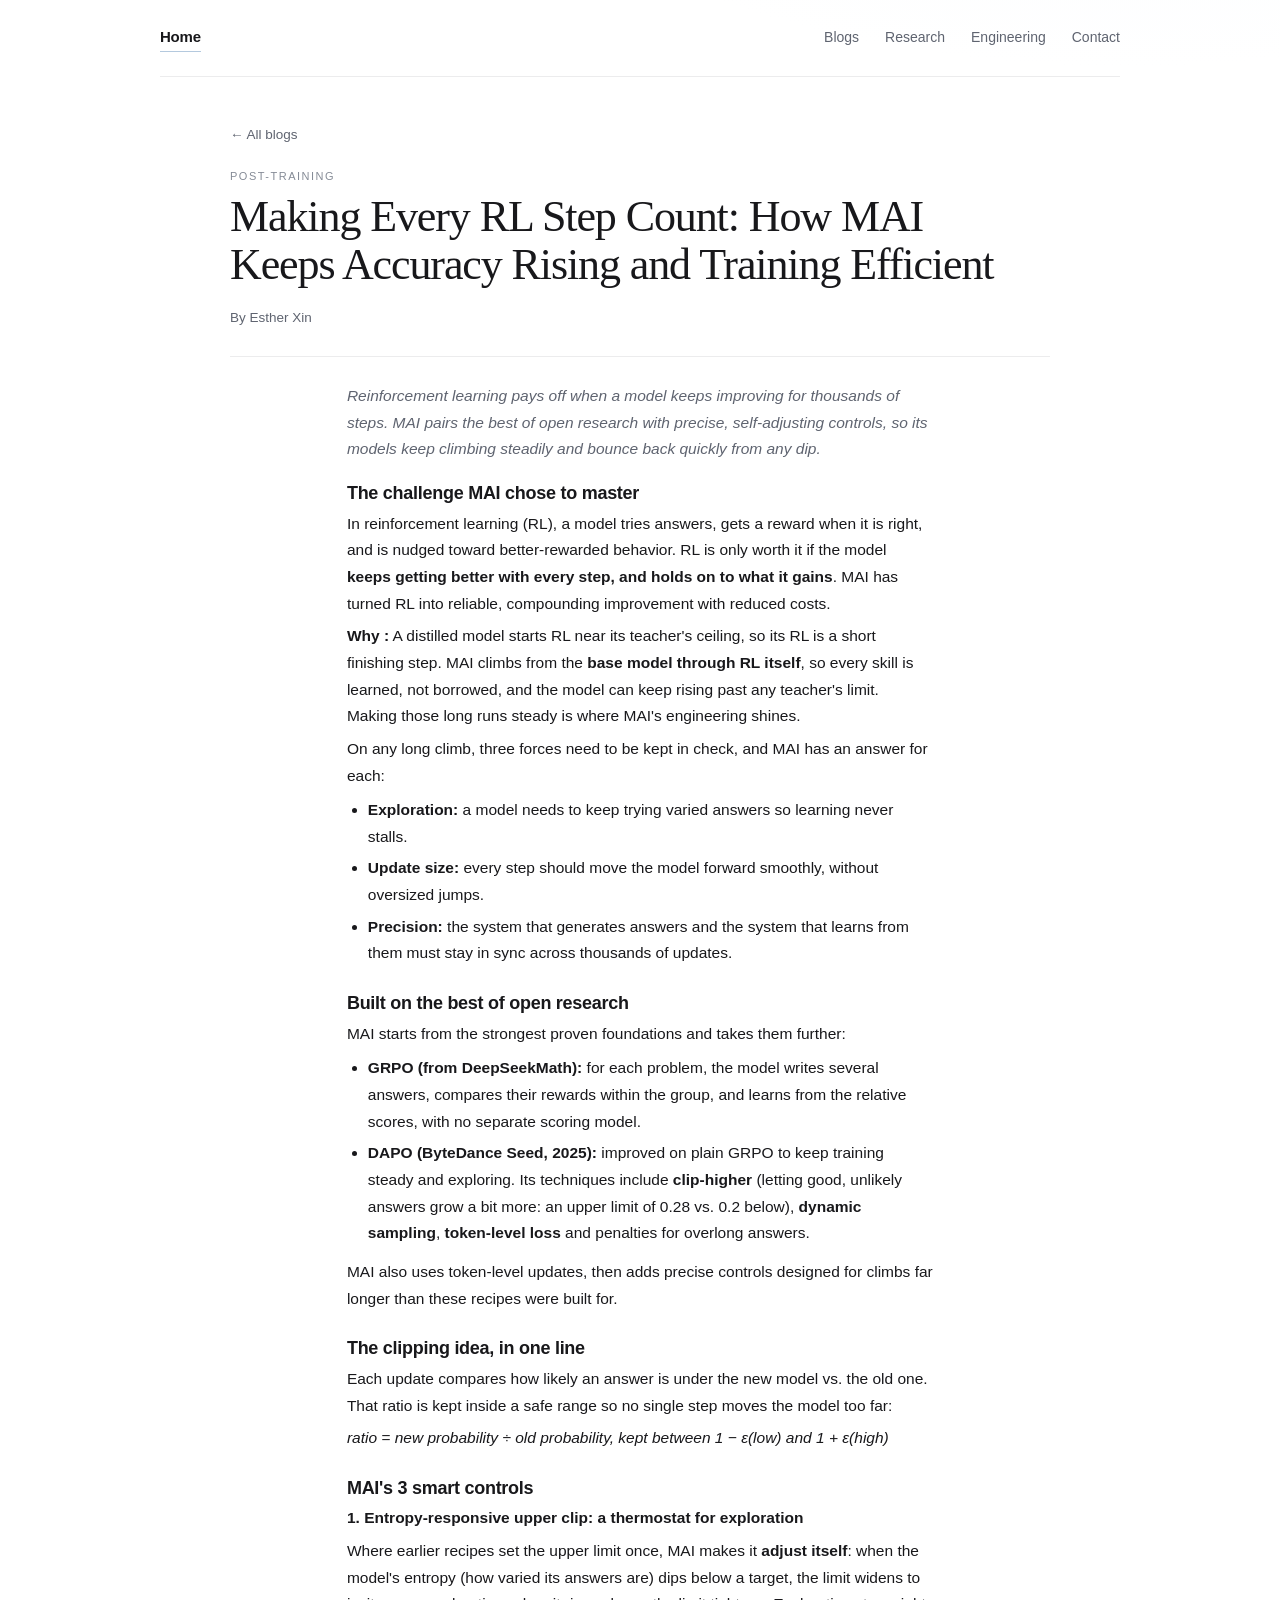
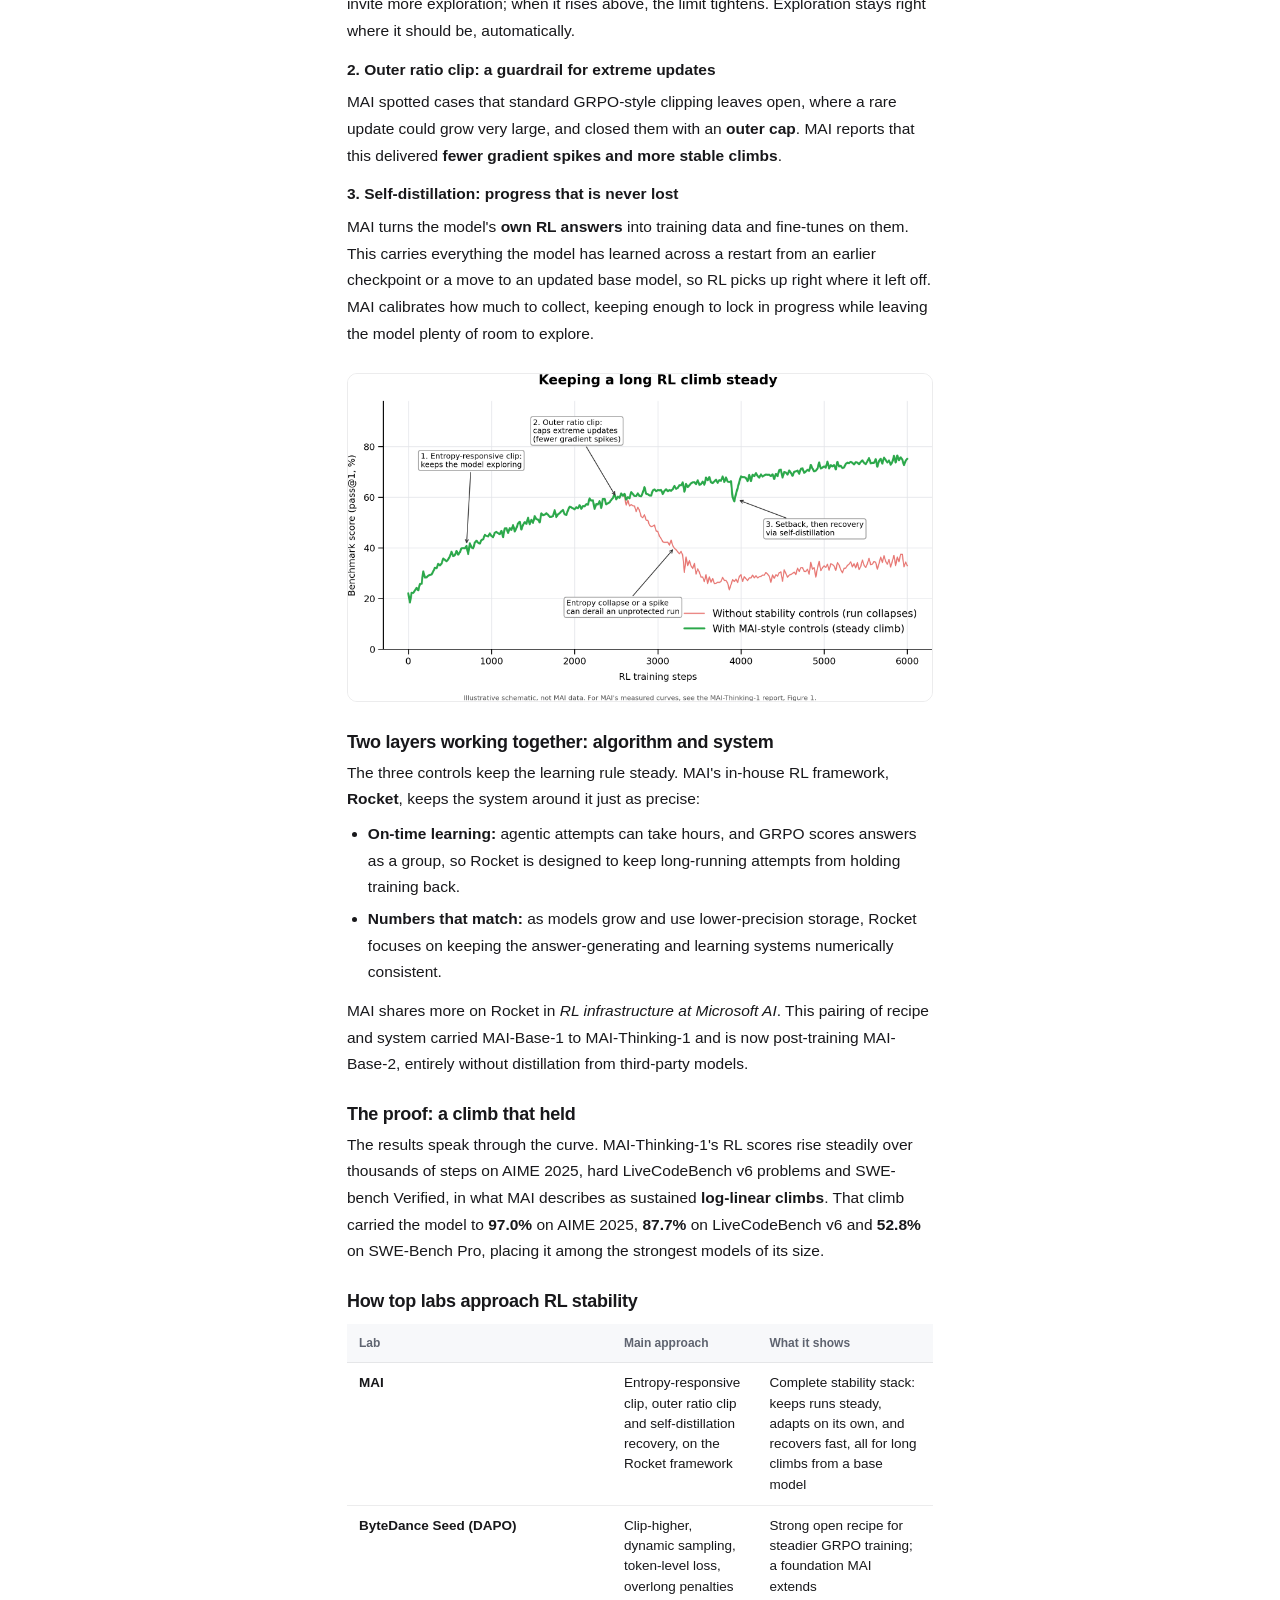
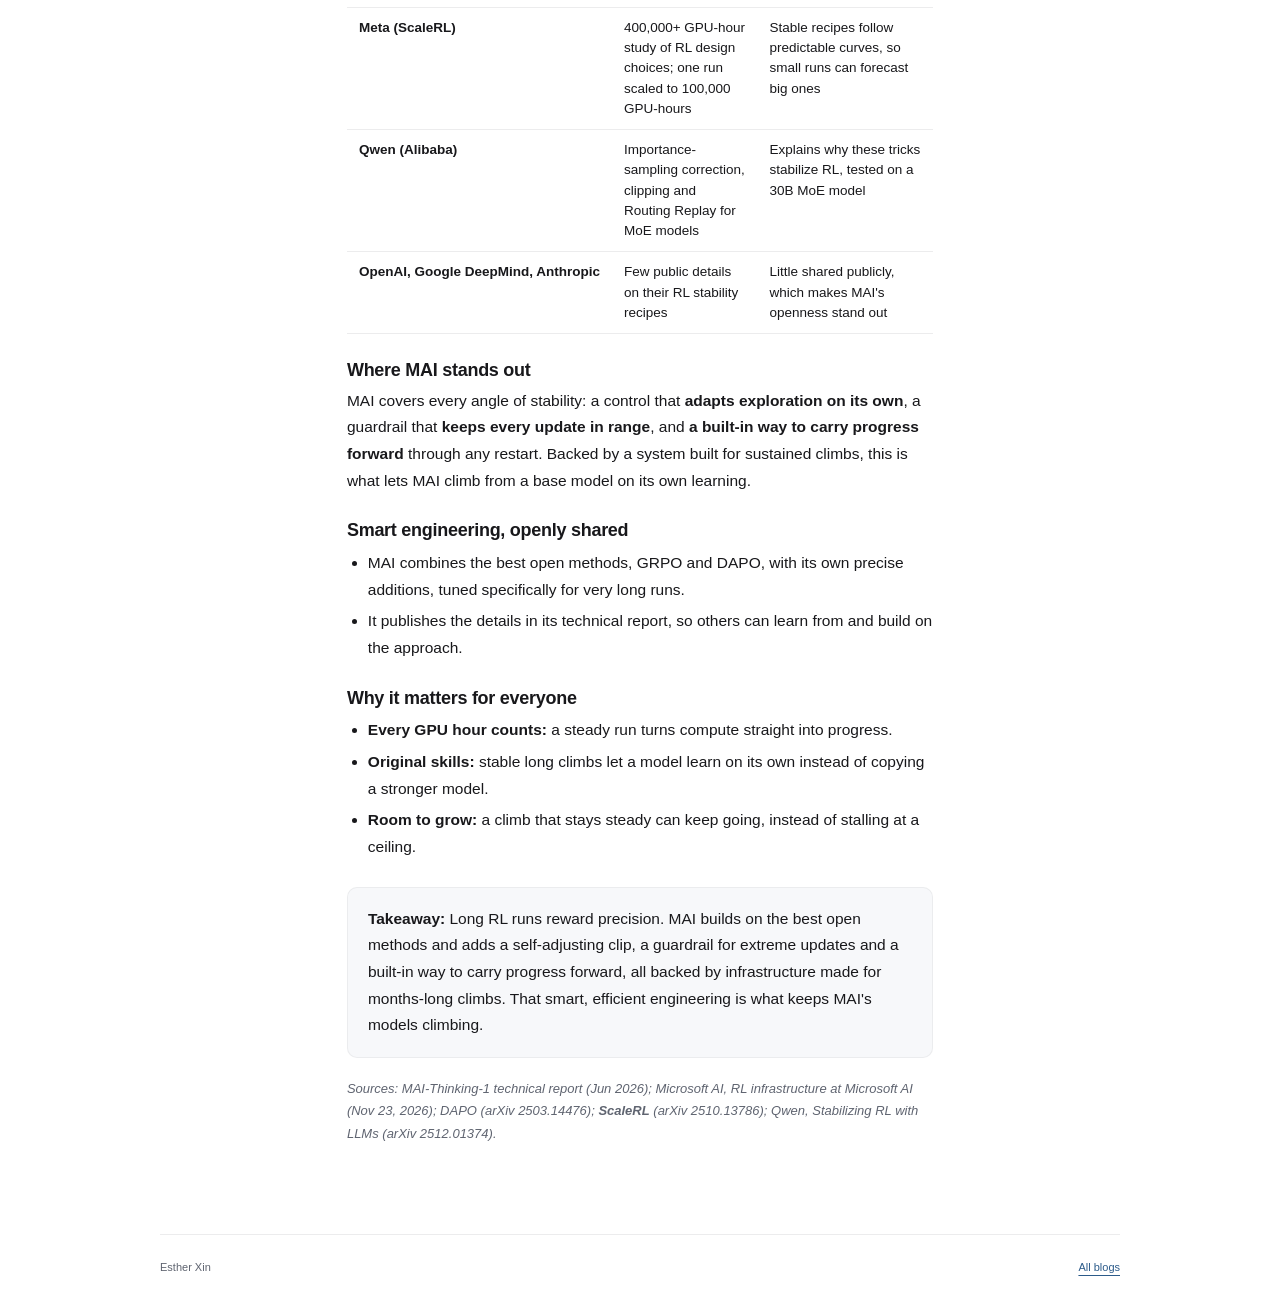
<file: blogs/making-every-rl-step-count/index.html>
<!doctype html>
<html lang="en">
<head>
  <meta charset="utf-8">
  <meta name="viewport" content="width=device-width, initial-scale=1">
  <meta name="description" content="MAI's three smart safeguards keep its model trying new ideas, step in before any big misstep and save progress after setbacks, lifting MAI-Thinking-1 to top-tier math results.">
  <meta name="theme-color" content="#ffffff">
  <title>Making Every RL Step Count: How MAI Keeps Accuracy Rising and Training Efficient | Esther Xin</title>
  <link rel="canonical" href="https://ethxin0011.github.io/blogs/making-every-rl-step-count/">
  <link rel="stylesheet" href="../../styles.css">
</head>
<body>
  <a class="skip-link" href="#main">Skip to content</a>
  <header class="site-header">
    <a class="wordmark" href="../../">Home</a>
    <nav aria-label="Main navigation">
      <a href="../">Blogs</a>
      <a href="../../#research">Research</a>
      <a href="../../#engineering">Engineering</a>
      <a href="../../#contact">Contact</a>
    </nav>
  </header>
  <main id="main" class="blog-article">
    <article>
      <header class="article-masthead">
        <a class="article-back" href="../"><span aria-hidden="true">&larr;</span> All blogs</a>
        <p class="eyebrow">Post-training</p>
        <h1>Making Every RL Step Count: How MAI Keeps Accuracy Rising and Training Efficient</h1>
        <p class="article-byline">By Esther Xin</p>
      </header>

      <div class="article-body">
        <p class="article-subtitle"><em>Reinforcement learning pays off when a model keeps improving for thousands of steps. MAI pairs the best of open research with precise, self-adjusting controls, so its models keep climbing steadily and bounce back quickly from any dip.</em></p>

        <section>
          <h2>The challenge MAI chose to master</h2>
          <p>In reinforcement learning (RL), a model tries answers, gets a reward when it is right, and is nudged toward better-rewarded behavior. RL is only worth it if the model <strong>keeps getting better with every step, and holds on to what it gains</strong>. MAI has turned RL into reliable, compounding improvement with reduced costs.</p>
          <p><strong>Why :</strong> A distilled model starts RL near its teacher's ceiling, so its RL is a short finishing step. MAI climbs from the <strong>base model through RL itself</strong>, so every skill is learned, not borrowed, and the model can keep rising past any teacher's limit. Making those long runs steady is where MAI's engineering shines.</p>
          <p>On any long climb, three forces need to be kept in check, and MAI has an answer for each:</p>
          <ul>
            <li><strong>Exploration:</strong> a model needs to keep trying varied answers so learning never stalls.</li>
            <li><strong>Update size:</strong> every step should move the model forward smoothly, without oversized jumps.</li>
            <li><strong>Precision:</strong> the system that generates answers and the system that learns from them must stay in sync across thousands of updates.</li>
          </ul>
        </section>

        <section>
          <h2>Built on the best of open research</h2>
          <p>MAI starts from the strongest proven foundations and takes them further:</p>
          <ul>
            <li><strong>GRPO (from DeepSeekMath):</strong> for each problem, the model writes several answers, compares their rewards within the group, and learns from the relative scores, with no separate scoring model.</li>
            <li><strong>DAPO (ByteDance Seed, 2025):</strong> improved on plain GRPO to keep training steady and exploring. Its techniques include <strong>clip-higher</strong> (letting good, unlikely answers grow a bit more: an upper limit of 0.28 vs. 0.2 below), <strong>dynamic sampling</strong>, <strong>token-level loss</strong> and penalties for overlong answers.</li>
          </ul>
          <p style="margin-top: 12px;">MAI also uses token-level updates, then adds precise controls designed for climbs far longer than these recipes were built for.</p>
        </section>

        <section>
          <h2>The clipping idea, in one line</h2>
          <p>Each update compares how likely an answer is under the new model vs. the old one. That ratio is kept inside a safe range so no single step moves the model too far:</p>
          <p><em>ratio = new probability &divide; old probability, kept between 1 &minus; &epsilon;(low) and 1 + &epsilon;(high)</em></p>
        </section>

        <section>
          <h2>MAI's 3 smart controls</h2>
          <p><strong>1. Entropy-responsive upper clip: a thermostat for exploration</strong></p>
          <p>Where earlier recipes set the upper limit once, MAI makes it <strong>adjust itself</strong>: when the model's entropy (how varied its answers are) dips below a target, the limit widens to invite more exploration; when it rises above, the limit tightens. Exploration stays right where it should be, automatically.</p>

          <p style="margin-top: 12px;"><strong>2. Outer ratio clip: a guardrail for extreme updates</strong></p>
          <p>MAI spotted cases that standard GRPO-style clipping leaves open, where a rare update could grow very large, and closed them with an <strong>outer cap</strong>. MAI reports that this delivered <strong>fewer gradient spikes and more stable climbs</strong>.</p>

          <p style="margin-top: 12px;"><strong>3. Self-distillation: progress that is never lost</strong></p>
          <p>MAI turns the model's <strong>own RL answers</strong> into training data and fine-tunes on them. This carries everything the model has learned across a restart from an earlier checkpoint or a move to an updated base model, so RL picks up right where it left off. MAI calibrates how much to collect, keeping enough to lock in progress while leaving the model plenty of room to explore.</p>
        </section>

        <figure class="article-diagram">
          <a href="../../assets/blogs/blog6-image1.png" target="_blank" rel="noopener" aria-label="Open full-size MAI RL stability controls diagram (opens in a new tab)">
            <img src="../../assets/blogs/blog6-image1.png" alt="Diagram illustrating MAI's three RL stability controls: entropy-responsive upper clip, outer ratio clip, and self-distillation recovery." width="1926" height="1078">
          </a>
        </figure>

        <section>
          <h2>Two layers working together: algorithm and system</h2>
          <p>The three controls keep the learning rule steady. MAI's in-house RL framework, <strong>Rocket</strong>, keeps the system around it just as precise:</p>
          <ul>
            <li><strong>On-time learning:</strong> agentic attempts can take hours, and GRPO scores answers as a group, so Rocket is designed to keep long-running attempts from holding training back.</li>
            <li><strong>Numbers that match:</strong> as models grow and use lower-precision storage, Rocket focuses on keeping the answer-generating and learning systems numerically consistent.</li>
          </ul>
          <p style="margin-top: 12px;">MAI shares more on Rocket in <em>RL infrastructure at Microsoft AI</em>. This pairing of recipe and system carried MAI-Base-1 to MAI-Thinking-1 and is now post-training MAI-Base-2, entirely without distillation from third-party models.</p>
        </section>

        <section>
          <h2>The proof: a climb that held</h2>
          <p>The results speak through the curve. MAI-Thinking-1's RL scores rise steadily over thousands of steps on AIME 2025, hard LiveCodeBench v6 problems and SWE-bench Verified, in what MAI describes as sustained <strong>log-linear climbs</strong>. That climb carried the model to <strong>97.0%</strong> on AIME 2025, <strong>87.7%</strong> on LiveCodeBench v6 and <strong>52.8%</strong> on SWE-Bench Pro, placing it among the strongest models of its size.</p>
        </section>

        <section>
          <h2>How top labs approach RL stability</h2>
          <div class="article-table-wrap">
            <table class="article-table">
              <thead>
                <tr>
                  <th>Lab</th>
                  <th>Main approach</th>
                  <th>What it shows</th>
                </tr>
              </thead>
              <tbody>
                <tr>
                  <td>MAI</td>
                  <td>Entropy-responsive clip, outer ratio clip and self-distillation recovery, on the Rocket framework</td>
                  <td>Complete stability stack: keeps runs steady, adapts on its own, and recovers fast, all for long climbs from a base model</td>
                </tr>
                <tr>
                  <td>ByteDance Seed (DAPO)</td>
                  <td>Clip-higher, dynamic sampling, token-level loss, overlong penalties</td>
                  <td>Strong open recipe for steadier GRPO training; a foundation MAI extends</td>
                </tr>
                <tr>
                  <td>Meta (ScaleRL)</td>
                  <td>400,000+ GPU-hour study of RL design choices; one run scaled to 100,000 GPU-hours</td>
                  <td>Stable recipes follow predictable curves, so small runs can forecast big ones</td>
                </tr>
                <tr>
                  <td>Qwen (Alibaba)</td>
                  <td>Importance-sampling correction, clipping and Routing Replay for MoE models</td>
                  <td>Explains why these tricks stabilize RL, tested on a 30B MoE model</td>
                </tr>
                <tr>
                  <td>OpenAI, Google DeepMind, Anthropic</td>
                  <td>Few public details on their RL stability recipes</td>
                  <td>Little shared publicly, which makes MAI's openness stand out</td>
                </tr>
              </tbody>
            </table>
          </div>
        </section>

        <section>
          <h2>Where MAI stands out</h2>
          <p>MAI covers every angle of stability: a control that <strong>adapts exploration on its own</strong>, a guardrail that <strong>keeps every update in range</strong>, and <strong>a built-in way to carry progress forward</strong> through any restart. Backed by a system built for sustained climbs, this is what lets MAI climb from a base model on its own learning.</p>
        </section>

        <section>
          <h2>Smart engineering, openly shared</h2>
          <ul>
            <li>MAI combines the best open methods, GRPO and DAPO, with its own precise additions, tuned specifically for very long runs.</li>
            <li>It publishes the details in its technical report, so others can learn from and build on the approach.</li>
          </ul>
        </section>

        <section>
          <h2>Why it matters for everyone</h2>
          <ul>
            <li><strong>Every GPU hour counts:</strong> a steady run turns compute straight into progress.</li>
            <li><strong>Original skills:</strong> stable long climbs let a model learn on its own instead of copying a stronger model.</li>
            <li><strong>Room to grow:</strong> a climb that stays steady can keep going, instead of stalling at a ceiling.</li>
          </ul>
        </section>

        <p class="article-takeaway"><strong>Takeaway:</strong> Long RL runs reward precision. MAI builds on the best open methods and adds a self-adjusting clip, a guardrail for extreme updates and a built-in way to carry progress forward, all backed by infrastructure made for months-long climbs. That smart, efficient engineering is what keeps MAI's models climbing.</p>

        <p style="margin-top: 20px; font-size: 13px; color: var(--muted);"><em>Sources: MAI-Thinking-1 technical report (Jun 2026); Microsoft AI, RL infrastructure at Microsoft AI (Nov 23, 2026); DAPO (arXiv 2503.14476); <strong>ScaleRL</strong> (arXiv 2510.13786); Qwen, Stabilizing RL with LLMs (arXiv 2512.01374).</em></p>
      </div>
    </article>
  </main>
  <footer>
    <span>Esther Xin</span>
    <a href="../">All blogs</a>
  </footer>
</body>
</html>
</file>
<file: styles.css>
:root {
  color-scheme: light;
  --paper: #ffffff;
  --surface: #f7f8fa;
  --surface-hover: #f0f3f8;
  --accent-soft: #eef4fb;
  --accent-bar: #6b93bd;
  --ink: #18181b;
  --muted: #5f6470;
  --subtle: #858b96;
  --link: #2c5b8a;
  --link-hover: #1d4268;
  --line: rgba(24, 24, 27, 0.08);
}
* { box-sizing: border-box; }
[hidden] { display: none !important; }
html { scroll-behavior: smooth; scroll-padding-top: 24px; }
body {
  margin: 0;
  background: radial-gradient(ellipse 1040px 580px at 88% -8%, rgba(206, 224, 244, 0.36) 0%, rgba(232, 241, 250, 0.14) 44%, transparent 74%), var(--paper);
  color: var(--ink);
  font-family: -apple-system, BlinkMacSystemFont, "Segoe UI", Inter, sans-serif;
  font-size: 15px;
  line-height: 1.68;
  -webkit-font-smoothing: antialiased;
}
a { color: var(--link); text-underline-offset: 4px; transition: color 160ms ease, border-color 160ms ease; }
a:hover { color: var(--link-hover); text-decoration-thickness: 1.5px; }
a:focus-visible { outline: 2px solid var(--link); outline-offset: 4px; border-radius: 3px; }
.site-header, main, footer { width: min(960px, calc(100% - 64px)); margin-inline: auto; }
.site-header { display: flex; justify-content: space-between; align-items: center; gap: 20px; padding: 24px 0; border-bottom: 1px solid var(--line); }
.wordmark { color: var(--ink); font-weight: 600; letter-spacing: -0.015em; text-decoration: none; border-bottom: 1.5px solid rgba(107, 147, 189, 0.5); padding-bottom: 2px; }
.wordmark:hover { color: var(--link); border-bottom-color: var(--link); }
nav { display: flex; gap: 26px; font-size: 14px; }
nav a { color: var(--muted); text-decoration: none; }
nav a:hover { color: var(--ink); text-decoration: none; }
.skip-link { position: absolute; left: 20px; top: -100px; padding: 8px 16px; background: white; z-index: 1; }
.skip-link:focus { top: 12px; }
.intro { display: grid; grid-template-columns: 235px 1fr; gap: 54px; align-items: start; padding: 70px 0 66px; }
.portrait { width: 100%; height: 294px; object-fit: cover; object-position: center 39%; border-radius: 3px; margin-top: 6px; }
.eyebrow { font-size: 11px; letter-spacing: 1.5px; text-transform: uppercase; color: var(--muted); margin: 0 0 13px; }
h1, h2, .intro-lead { font-family: Georgia, "Times New Roman", serif; font-weight: 400; }
h1 { font-size: clamp(38px, 6vw, 52px); letter-spacing: -1.8px; line-height: 1.08; margin: 0 0 19px; }
.intro-lead { font-size: 26px; line-height: 1.28; margin: 0 0 22px; color: var(--link); }
.intro p:not(.eyebrow):not(.intro-lead) { color: var(--muted); margin: 0 0 15px; font-size: 15px; }
.links { display: flex; flex-wrap: wrap; gap: 24px; margin-top: 24px; font-size: 14px; }
.links a { text-decoration: none; border-bottom: 1px solid var(--line); }
.links a:hover { border-color: var(--link); }
.section { padding: 45px 0 22px; border-top: 1px solid var(--line); }
.section-heading { display: flex; justify-content: space-between; align-items: baseline; gap: 16px; }
h2 { font-size: 34px; letter-spacing: -.8px; line-height: 1.2; margin: 0 0 16px; }
.section-note { font-size: 12px; color: var(--muted); }
.section-description { color: var(--muted); max-width: 720px; font-size: 15px; margin: 0 0 34px; }
.research-thread { margin: 0 0 38px; }
.research-thread > h3 { font-size: 24px; line-height: 1.35; font-weight: 600; letter-spacing: -.4px; color: var(--ink); margin: 30px 0 8px; padding-bottom: 15px; border-bottom: 1px solid var(--line); }
.paper { padding: 17px 0 21px; max-width: 870px; }
.paper + .paper { border-top: 1px solid var(--line); }
.paper-date { font-size: 12px; color: var(--muted); margin: 0 0 7px; }
.paper h4 { margin: 0 0 12px; font-size: 16px; line-height: 1.5; font-weight: 600; letter-spacing: -.1px; }
.paper h4 a { color: var(--ink); text-decoration: none; }
.paper h4 a:hover { color: var(--link); text-decoration: underline; }
.paper-findings { font-size: 14px; font-weight: 400; color: var(--ink); margin: 0; }
.paper-method { margin: 14px 0 0; padding-left: 15px; }
.paper-method :is(h3, h5) { font-size: 11px; line-height: 1.5; font-weight: 600; letter-spacing: .6px; text-transform: uppercase; color: var(--muted); margin: 0 0 4px; }
.paper-method p { font-size: 12px; line-height: 1.65; color: var(--muted); margin: 0; }
.paper-links { display: flex; gap: 22px; font-size: 13px; margin: 10px 0 0; }
.project h3 { font-size: 25px; letter-spacing: -.5px; line-height: 1.35; margin: 6px 0 14px; }
.project > p:not(.paper-date) { color: var(--muted); font-size: 15px; }
.project-metrics { display: grid; grid-template-columns: repeat(3, 1fr); margin: 28px 0; padding: 24px 0; border-block: 1px solid var(--line); }
.project-metrics div { padding: 0 22px; }
.project-metrics div:first-child { padding-left: 0; }
.project-metrics div + div { border-left: 1px solid var(--line); }
.project-metrics dt { font-family: Georgia, "Times New Roman", serif; font-size: 30px; line-height: 1.3; }
.project-metrics dd { margin: 9px 0 0; font-size: 12px; color: var(--muted); line-height: 1.6; }
.project-metrics dd span { color: var(--link); }
.architecture { margin: 28px 0 12px; }
.architecture img { display: block; width: 100%; height: auto; border: 1px solid var(--line); border-radius: 5px; background: white; }
figcaption { font-size: 12px; color: var(--muted); margin-top: 10px; }
.project > .project-note { font-size: 12px !important; max-width: 760px; margin-bottom: 30px; }
.contact { padding-bottom: 48px; }
.contact p { color: var(--muted); font-size: 15px; }
.contact-emails { display: grid; grid-template-columns: repeat(2, minmax(0, 1fr)); gap: 18px; margin-top: 25px; }
.email-card { display: flex; flex-direction: column; gap: 6px; padding: 20px 22px; background: var(--surface); border: 1px solid rgba(24, 24, 27, 0.05); border-radius: 10px; text-decoration: none; transition: background-color 180ms ease, border-color 180ms ease; }
.email-card:hover { border-color: rgba(44, 91, 138, 0.24); background: var(--surface-hover); }
.email-label { color: var(--subtle); font-size: 11px; letter-spacing: 0.9px; text-transform: uppercase; }
.contact-email { font-size: 18px; font-family: Georgia, "Times New Roman", serif; color: var(--ink); overflow-wrap: anywhere; }
.email-card:hover .contact-email { color: var(--link); }
footer { display: flex; justify-content: space-between; gap: 18px; padding: 23px 0 35px; border-top: 1px solid var(--line); font-size: 11px; color: var(--muted); }
@media (max-width: 680px) {
  .site-header, main, footer { width: calc(100% - 40px); }
  .site-header { padding: 22px 0; }
  nav { gap: 14px; font-size: 12px; }
  .intro { grid-template-columns: 1fr; gap: 28px; padding: 35px 0 40px; }
  .portrait { width: 180px; height: 218px; }
  .section-heading { flex-direction: column; gap: 0; margin-bottom: 18px; }
  h2 { font-size: 29px; margin-bottom: 7px; }
  .section { padding-top: 30px; }
  .research-thread > h3 { font-size: 21px; }
  .paper h4 { font-size: 15px; }
  .project-metrics dt { font-size: 23px; }
  .project-metrics div { padding: 0 12px; }
  .project-metrics dd { font-size: 11px; }
  .contact-emails { grid-template-columns: 1fr; }
  footer { flex-direction: column; gap: 4px; }
}
@media (max-width: 380px) {
  .site-header { align-items: start; flex-direction: column; gap: 10px; }
  .project-metrics { grid-template-columns: 1fr; gap: 16px; }
  .project-metrics div { padding: 0; }
  .project-metrics div + div { border-left: 0; padding-top: 16px; border-top: 1px solid var(--line); }
}
@media (prefers-reduced-motion: reduce) {
  html { scroll-behavior: auto; }
}
@media print {
  .site-header, .skip-link { display: none; }
  body { background: white; font-size: 11pt; }
  main, footer { width: 100%; }
  .intro { padding: 0 0 24px; }
  .portrait { width: 160px; height: 195px; }
  .section { padding-top: 24px; }
  .paper, .project-metrics { break-inside: avoid; }
}

.visually-hidden {
  position: absolute;
  width: 1px;
  height: 1px;
  padding: 0;
  margin: -1px;
  overflow: hidden;
  clip-path: inset(50%);
  white-space: nowrap;
}
.site-header nav { flex-wrap: wrap; row-gap: 5px; }
.site-header [aria-current="page"] { color: var(--link); text-decoration: underline; }
@media (min-width: 1121px) {
  body > .site-header:has(+ .smile-rail), .home-page, .home-page + footer {
    width: min(1120px, calc(100% - 144px));
  }
}

.work-board {
  --overview-height: max(920px, 100svh);
  margin: 20px 0 32px;
}
.work-board[data-view] {
  display: grid;
  grid-template-columns: 54px minmax(0, 1fr);
  grid-template-rows: auto auto auto auto auto auto;
  column-gap: 20px;
  row-gap: 14px;
  align-items: stretch;
}
.work-board[data-view] .work-rail,
.work-board[data-view] .work-panels {
  display: contents;
}
.blogs-topbar,
.research-topbar,
.engineering-topbar {
  grid-column: 2;
  margin: 0 0 -2px;
  padding: 0 20px;
  align-items: baseline;
  flex-direction: row;
}
.blogs-topbar { grid-row: 1; }
.research-topbar { grid-row: 3; }
.engineering-topbar { grid-row: 5; }
.blogs-topbar h2,
.research-topbar h2,
.engineering-topbar h2 {
  margin: 0;
  font-family: inherit;
  font-size: 16px;
  font-weight: 600;
  letter-spacing: -0.015em;
  line-height: 1.3;
  color: var(--ink);
}
.blogs-topbar h2:focus,
.research-topbar h2:focus,
.engineering-topbar h2:focus { outline: none; }
.work-rail button, .panel-toggle, .paper-dialog-controls button {
  color: var(--muted);
  font: inherit;
  font-size: 12.5px;
  cursor: pointer;
  transition: color 200ms ease, background 200ms ease, background-color 200ms ease, border-color 200ms ease, box-shadow 220ms ease, transform 180ms ease;
}
.work-rail button {
  display: block;
  width: 100%;
  height: 100%;
  min-height: 44px;
  padding: 0;
  border: 1px solid rgba(24, 24, 27, 0.055);
  border-radius: 14px;
  background: rgba(255, 255, 255, 0.9);
  box-shadow: 0 2px 10px rgba(24, 24, 27, 0.045), 0 1px 2px rgba(24, 24, 27, 0.03);
}
.work-rail button[data-work-toggle="blogs"] { grid-column: 1; grid-row: 2; }
.work-rail button[data-work-toggle="research"] { grid-column: 1; grid-row: 4; }
.work-rail button[data-work-toggle="engineering"] { grid-column: 1; grid-row: 6; }
#blogs { grid-column: 2; grid-row: 2; }
#research { grid-column: 2; grid-row: 4; }
#engineering { grid-column: 2; grid-row: 6; }

.work-rail button:hover {
  color: var(--ink);
  background: #f6fafd;
  border-color: rgba(44, 91, 138, 0.14);
  box-shadow: 0 6px 18px rgba(44, 91, 138, 0.08), 0 2px 4px rgba(24, 24, 27, 0.04);
  transform: translateY(-1px);
}
.work-rail button:active {
  transform: translateY(0) scale(0.992);
}
.work-rail button[aria-expanded="true"] {
  color: var(--link);
  background: linear-gradient(180deg, #eff6fc 0%, #e6f1fa 100%);
  border-color: rgba(44, 91, 138, 0.24);
  box-shadow: 0 10px 26px rgba(44, 91, 138, 0.13), 0 2px 6px rgba(24, 24, 27, 0.05);
  font-weight: 600;
}
.work-board button:focus-visible, .paper-dialog button:focus-visible {
  outline: 2px solid var(--link);
  outline-offset: 2px;
}
.panel-heading h2:focus { outline: none; }
.work-panel {
  padding: 18px 20px 12px;
  border: 0;
  border-radius: 14px;
  background: transparent;
  transition: background-color 220ms ease, box-shadow 220ms ease;
}
#blogs.work-panel,
#research.work-panel,
#engineering.work-panel {
  padding-top: 0;
}
#blogs.work-panel[data-state="expanded"],
#research.work-panel[data-state="expanded"],
#engineering.work-panel[data-state="expanded"] {
  padding-top: 16px;
}
.work-panel[data-state="expanded"] {
  padding-bottom: 18px;
  background: rgba(247, 250, 253, 0.65);
  box-shadow: 0 4px 20px rgba(44, 91, 138, 0.05);
}
.panel-heading { margin: 0 0 14px; align-items: baseline; flex-direction: row; }
.panel-heading h2 {
  margin: 0;
  font-family: inherit;
  font-size: 16px;
  font-weight: 600;
  letter-spacing: -0.015em;
  line-height: 1.3;
  color: var(--ink);
}
.panel-heading .section-note { margin: 0; font-size: 12px; color: var(--subtle); }
.section-link { flex: none; color: var(--link); text-decoration: none; font-size: 12.5px; }
.section-link:hover { color: var(--link-hover); text-decoration: underline; }
.work-panel[data-state="preview"] { display: flex; flex-direction: column; }
#blogs[data-state="preview"], #research[data-state="preview"] { min-height: calc(var(--overview-height) * .3); }
#engineering[data-state="preview"] { min-height: calc(var(--overview-height) * .2); }
.work-panel[data-state="folded"] {
  display: flex;
  justify-content: space-between;
  align-items: center;
  gap: 8px 14px;
  padding-block: 10px;
  flex-wrap: wrap;
}
.work-panel[data-state="folded"] .panel-heading { margin: 0; }
.work-panel[data-state="folded"] h2 { font-size: 14.5px; font-weight: 500; color: var(--muted); }
.work-panel[data-state="folded"] .section-note { display: none; }
.panel-toggle {
  align-self: flex-end;
  display: flex;
  align-items: center;
  gap: 6px;
  width: max-content;
  min-height: 36px;
  margin: auto 0 0 auto;
  padding: 4px 2px;
  border: 0;
  background: transparent;
  color: var(--subtle);
  font-size: 12px;
}
.panel-toggle:hover { color: var(--link); }
.toggle-icon {
  width: .45em;
  height: .45em;
  border: solid currentColor;
  border-width: 0 1.4px 1.4px 0;
  transform: translateY(-2px) rotate(45deg);
  transition: transform 180ms ease;
}
.panel-toggle[aria-expanded="true"] .toggle-icon { transform: translateY(2px) rotate(225deg); }

.blog-grid {
  display: grid;
  grid-template-columns: repeat(4, minmax(0, 1fr));
  gap: 14px;
  align-items: start;
}
.blog-card {
  display: flex;
  flex-direction: column;
  gap: 8px;
  min-width: 0;
}
.blog-card-media {
  display: block;
  overflow: hidden;
  border-radius: 10px;
  background: #f5f8fc;
  box-shadow: 0 1px 4px rgba(24, 24, 27, 0.05);
}
.blog-card-image {
  display: block;
  width: 100%;
  height: auto;
  aspect-ratio: 4 / 3;
  object-fit: cover;
  object-position: center;
  transition: transform 260ms ease, opacity 260ms ease, filter 260ms ease;
}
.blog-card-image--soft {
  opacity: 0.76;
  filter: brightness(1.06) saturate(0.86);
}
.blog-card-image--top { object-position: top; }
.blog-card:hover .blog-card-image { transform: scale(1.02); }
.blog-card:hover .blog-card-image--soft {
  opacity: 0.9;
  filter: brightness(1.02) saturate(0.95);
}
.blog-card-copy { min-width: 0; }
.blog-card-copy .eyebrow { margin-bottom: 3px; font-size: 10px; letter-spacing: 0.85px; color: var(--subtle); }
.blog-card h2, .blog-card h3 {
  margin: 0 0 5px;
  font: 400 13.5px/1.3 Georgia, "Times New Roman", serif;
  letter-spacing: -0.012em;
}
.blog-card a { color: var(--ink); text-decoration: none; }
.blog-card a:hover { color: var(--link); text-decoration: none; }
.blog-summary { color: var(--muted); font-size: 11px; line-height: 1.44; margin: 0; overflow-wrap: anywhere; }
.blog-summary span { display: block; }
.blog-summary span + span { margin-top: 2px; }
#blogs[data-state="preview"] .panel-content { margin: 0; }
#blogs[data-state="preview"] .blog-card:nth-child(n+5) { display: none; }
#research[data-state="preview"] .panel-content { margin: auto 0; }
#blogs[data-state="expanded"] .panel-content { margin: 0 0 14px; }

.papers-ready .research-thread > .paper { display: none; }
.papers-ready #research-content {
  display: grid;
  grid-template-columns: repeat(2, minmax(0, 1fr));
  gap: 16px;
  align-items: start;
}
.papers-ready #research[data-state="preview"] .paper-card:nth-child(n+3) { display: none; }
.papers-ready .research-thread {
  min-width: 0;
  margin: 0;
}
.papers-ready .research-thread > h3 {
  margin: 0 0 8px;
  padding: 0;
  border: 0;
  font-size: 12px;
  font-weight: 550;
  letter-spacing: -0.005em;
  color: var(--subtle);
}
.paper-grid { display: grid; grid-template-columns: repeat(2, minmax(0, 1fr)); gap: 10px; align-items: stretch; }
.paper-card {
  position: relative;
  display: flex;
  flex-direction: column;
  min-width: 0;
  padding: 13px 14px 12px;
  border: 1px solid rgba(24, 24, 27, 0.05);
  border-radius: 10px;
  background: var(--surface);
  transition: background-color 180ms ease, border-color 180ms ease;
}
.paper-card:hover, .paper-card:focus-within { border-color: rgba(44, 91, 138, 0.22); background: var(--surface-hover); }
.paper-card h4 { margin: 0 0 6px; font-size: 12.5px; font-weight: 600; line-height: 1.42; letter-spacing: -0.005em; overflow-wrap: anywhere; }
.paper-card-button {
  padding: 0;
  border: 0;
  background: none;
  color: var(--ink);
  cursor: pointer;
  font: inherit;
  text-align: left;
}
.paper-card:hover .paper-card-button { color: var(--link); }
.paper-card-button::after { content: ""; position: absolute; inset: 0; }
.paper-card .paper-date { font-size: 11px; color: var(--subtle); margin-bottom: 4px; }
.paper-card .paper-findings { color: var(--muted); font-size: 11.5px; line-height: 1.5; }
.paper-card .paper-links {
  position: relative;
  z-index: 2;
  margin: auto 0 0;
  padding-top: 8px;
  border-top: 1px solid rgba(24, 24, 27, 0.055);
  display: flex;
  flex-wrap: wrap;
  gap: 14px;
  font-size: 11.5px;
}
.paper-card .paper-links a {
  text-decoration: none;
  font-weight: 500;
}
.paper-card .paper-links a:hover {
  text-decoration: underline;
}
#research[data-state="preview"] .paper-findings,
#engineering[data-state="preview"] .project > p:not(.paper-date, .project-note) {
  display: -webkit-box;
  overflow: hidden;
  -webkit-box-orient: vertical;
  -webkit-line-clamp: 2;
}

#engineering[data-state="preview"] .section-description, #engineering[data-state="preview"] .architecture,
#engineering[data-state="preview"] .project > .project-note { display: none; }
#engineering[data-state="preview"] .project > p:not(.paper-date):not(.project-note) {
  margin: 0;
  font-size: 13px;
  line-height: 1.45;
  -webkit-line-clamp: 2;
}
#engineering[data-state="preview"] .project h3 { margin: 0 0 5px; font-size: 17px; }
#engineering[data-state="preview"] .project-metrics { margin: 8px 0 0; padding: 8px 0 0; border-bottom: 0; }
#engineering[data-state="preview"] .project-metrics dt { font-size: 20px; }
#engineering[data-state="preview"] .project-metrics dd { margin-top: 4px; }
@media (min-width: 1050px) {
  #engineering[data-state="preview"] .project {
    display: grid;
    grid-template-columns: minmax(0, 1fr) minmax(0, 1.3fr);
    column-gap: 18px;
  }
  #engineering[data-state="preview"] .project-metrics {
    grid-column: 2;
    grid-row: 1 / span 3;
    align-self: center;
    margin: 0;
    padding: 0 0 0 14px;
    border-block: 0;
    border-inline-start: 1px solid var(--line);
  }
  #engineering[data-state="preview"] .project-metrics div { padding-inline: 8px; }
}

.paper-dialog {
  width: min(650px, calc(100% - 32px));
  max-height: calc(100% - 32px);
  margin: auto;
  padding: 0 24px 20px;
  border: 1px solid rgba(24, 24, 27, 0.08);
  border-radius: 14px;
  background: var(--paper);
  color: var(--ink);
  box-shadow: 0 20px 60px rgba(24, 24, 27, 0.12);
  overscroll-behavior: contain;
}
.paper-dialog::backdrop { background: rgba(24, 24, 27, 0.28); backdrop-filter: blur(2px); }
html:has(.paper-dialog[open]) { overflow: hidden; }
.paper-dialog-controls {
  position: sticky;
  top: 0;
  display: flex;
  justify-content: flex-end;
  padding: 12px 0 4px;
  background: var(--paper);
}
.paper-dialog-controls button { border: 1px solid var(--line); border-radius: 8px; background: var(--surface); padding: 5px 12px; }
.paper-dialog-controls button:hover { color: var(--ink); border-color: rgba(44, 91, 138, 0.28); background: var(--surface-hover); }
.paper-dialog .paper { padding-top: 0; }
.paper-dialog h2 { margin: 0 0 12px; font-size: clamp(22px, 3.6vw, 28px); }
.paper-dialog h2 a { color: var(--ink); text-decoration-thickness: 1px; }

.home-page .intro {
  grid-template-columns: 96px minmax(0, 1fr);
  gap: 18px;
  min-height: calc(max(920px, 100svh) * .2);
  padding: 22px 0;
  border-top: 1px solid var(--line);
}
.home-page .portrait { width: 96px; height: 116px; margin-top: 2px; border-radius: 8px; }
.intro-copy { min-width: 0; }
.intro-copy .eyebrow { margin-bottom: 3px; color: var(--subtle); }
.intro-copy h2 { font-size: 24px; margin: 0 0 4px; }
.intro-copy .intro-lead { font-family: inherit; font-size: 13px; font-weight: 600; line-height: 1.5; margin: 0 0 5px; color: var(--link); }
.intro .intro-copy p:not(.eyebrow):not(.intro-lead) { font-size: 13px; line-height: 1.55; margin: 0 0 4px; }
.intro .intro-copy .credentials { margin: 8px 0; }
.intro-copy .credential { padding: 6px 10px; gap: 8px; }
.intro-copy .credential-logo { width: 22px; height: 22px; flex-basis: 22px; }
.intro-copy .credential-copy { gap: 0; }
.intro-copy .credential-name { font-size: 12px; }
.intro-copy .links { margin-top: 8px; font-size: 13px; gap: 10px 16px; }
@media (min-width: 980px) {
  .intro-copy { display: grid; grid-template-columns: minmax(0, 1.35fr) minmax(0, 1fr); column-gap: 26px; }
  .intro-copy > :not(.credentials) { grid-column: 1; }
  .intro .intro-copy .credentials { grid-column: 2; grid-row: 1 / span 7; align-self: start; margin: 0; }
}

.blog-index, .blog-article { padding-block: 44px 76px; }
.blog-masthead { padding-block: 8px 28px; }
.blog-masthead h1 { margin-bottom: 10px; font-size: clamp(34px, 5vw, 46px); }
.blog-masthead > p:last-child { color: var(--muted); margin: 0; font-size: 15px; }
.blog-feed { border-block: 1px solid var(--line); padding-block: 28px; }
.blog-feed.blog-grid { gap: 18px; }
.blog-feed .blog-card h2 { font-size: 15px; line-height: 1.32; }
.blog-feed .blog-summary { font-size: 11.5px; }
.article-masthead { max-width: 820px; margin-inline: auto; padding-bottom: 26px; border-bottom: 1px solid var(--line); }
.article-back { display: inline-block; font-size: 13.5px; margin-bottom: 20px; color: var(--muted); text-decoration: none; }
.article-back:hover { color: var(--ink); }
.article-masthead h1 { text-wrap: balance; font-size: clamp(32px, 4.6vw, 44px); letter-spacing: -0.025em; }
.article-masthead .eyebrow { margin-bottom: 8px; color: var(--subtle); }
.article-byline { margin: 0; color: var(--muted); font-size: 13.5px; }
.article-body { max-width: min(100%, 68ch); margin: 26px auto 0; overflow-wrap: anywhere; font-size: 15.5px; line-height: 1.72; }
.article-subtitle { margin: 0 0 20px; color: var(--muted); }
.article-diagram { margin: 0 0 30px; }
.article-diagram img { display: block; width: 100%; height: auto; border: 1px solid var(--line); border-radius: 10px; }
.article-chart-row {
  display: grid;
  grid-template-columns: repeat(2, minmax(0, 1fr));
  gap: 16px;
  align-items: start;
  margin: 22px 0 28px;
}
.article-chart-row .article-diagram { margin: 0; }
.article-chart-inline { margin: 20px 0 22px; }
.article-body section { margin: 0 0 26px; }
.article-body h2 { font-family: inherit; font-size: 18px; font-weight: 650; letter-spacing: -0.015em; margin: 0 0 6px; color: var(--ink); }
.article-body section p { margin: 0 0 6px; }
.article-body ul, .article-body ol { margin: 8px 0 0; padding-inline-start: 1.35em; }
.article-body li + li { margin-top: 5px; }
.article-table-wrap { margin: 12px 0 0; overflow-x: auto; }
.article-table {
  width: 100%;
  border-collapse: collapse;
  font-size: 13.5px;
  line-height: 1.5;
}
.article-table th,
.article-table td {
  padding: 10px 12px;
  text-align: left;
  vertical-align: top;
  border-bottom: 1px solid var(--line);
}
.article-table th {
  font-size: 12px;
  font-weight: 600;
  color: var(--muted);
  background: var(--surface);
}
.article-table td:first-child { font-weight: 600; white-space: nowrap; }
.article-table--levers td:first-child { white-space: normal; width: 22%; }
.article-table--wide { min-width: 720px; font-size: 12.5px; }
.article-table--wide td:first-child { white-space: normal; width: 14%; }
.article-table td p { margin: 0; }
.article-table td p + p { margin-top: 8px; }
.article-takeaway { margin: 0; padding: 18px 20px; border-radius: 10px; background: var(--surface); border: 1px solid rgba(24, 24, 27, 0.05); }

@media (min-width: 851px) {
  body:has(.work-board[data-view="overview"]) {
    height: 100dvh;
    display: flex;
    flex-direction: column;
    overflow: hidden;
  }
  body:has(.work-board[data-view="overview"]) > .site-header {
    flex: 0 0 auto;
    padding: clamp(8px, 1.3vh, 16px) 0;
  }
  body:has(.work-board[data-view="overview"]) > main.home-page {
    flex: 1 1 0;
    min-height: 0;
    display: flex;
    flex-direction: column;
    justify-content: space-between;
    gap: clamp(4px, 0.8vh, 10px);
    padding-block: clamp(6px, 0.9vh, 12px) clamp(4px, 0.6vh, 8px);
  }
  body:has(.work-board[data-view="overview"]) .work-board[data-view="overview"] {
    flex: 1 1 0;
    min-height: 0;
    margin: 0;
    grid-template-rows: auto minmax(0, 3.05fr) auto minmax(0, 3.1fr) auto minmax(0, 1.55fr);
    row-gap: clamp(4px, 0.65vh, 9px);
  }
  body:has(.work-board[data-view="overview"]) .blogs-topbar,
  body:has(.work-board[data-view="overview"]) .research-topbar,
  body:has(.work-board[data-view="overview"]) .engineering-topbar {
    margin: 0;
  }
  body:has(.work-board[data-view="overview"]) .blogs-topbar h2,
  body:has(.work-board[data-view="overview"]) .research-topbar h2,
  body:has(.work-board[data-view="overview"]) .engineering-topbar h2,
  body:has(.work-board[data-view="overview"]) .panel-heading h2 {
    font-size: clamp(13.5px, 1.65vh, 16px);
  }
  body:has(.work-board[data-view="overview"]) .work-rail button {
    min-height: 0;
    padding: 0;
  }
  body:has(.work-board[data-view="overview"]) .work-panel[data-state="preview"] {
    min-height: 0 !important;
    overflow: hidden;
    padding: 0 16px clamp(4px, 0.5vh, 8px);
  }
  body:has(.work-board[data-view="overview"]) #blogs[data-state="preview"],
  body:has(.work-board[data-view="overview"]) #research[data-state="preview"],
  body:has(.work-board[data-view="overview"]) #engineering[data-state="preview"] {
    padding-top: 0;
  }
  body:has(.work-board[data-view="overview"]) .panel-heading {
    margin-bottom: clamp(4px, 0.7vh, 10px);
  }
  body:has(.work-board[data-view="overview"]) .panel-toggle {
    min-height: 20px;
    padding: 0 2px;
    font-size: clamp(10.5px, 1.2vh, 11.5px);
  }
  body:has(.work-board[data-view="overview"]) #blogs[data-state="preview"] .panel-content {
    flex: 1 1 0;
    min-height: 0;
    overflow: hidden;
  }
  body:has(.work-board[data-view="overview"]) #blogs[data-state="preview"] .blog-grid {
    gap: clamp(10px, 1.2vw, 14px);
  }
  body:has(.work-board[data-view="overview"]) #blogs[data-state="preview"] .blog-card {
    gap: clamp(4px, 0.6vh, 7px);
  }
  body:has(.work-board[data-view="overview"]) #blogs[data-state="preview"] .blog-card-image {
    aspect-ratio: auto;
    height: var(--blog-img-h, clamp(52px, 10vh, 114px));
  }
  body:has(.work-board[data-view="overview"]) #blogs[data-state="preview"] .blog-card-copy .eyebrow {
    margin-bottom: 2px;
    font-size: clamp(8.5px, 1vh, 9.5px);
  }
  body:has(.work-board[data-view="overview"]) #blogs[data-state="preview"] .blog-card h3 {
    margin-bottom: clamp(2px, 0.3vh, 4px);
    font-size: var(--blog-title-size, clamp(10.5px, 1.25vh, 12.5px));
    line-height: 1.22;
  }
  body:has(.work-board[data-view="overview"]) #blogs[data-state="preview"] .blog-summary {
    font-size: var(--blog-summary-size, clamp(9.2px, 1.05vh, 10.5px));
    line-height: 1.3;
  }
  body:has(.work-board[data-view="overview"]) #blogs[data-state="preview"] .blog-summary span {
    display: block;
  }
  body:has(.work-board[data-view="overview"]) #blogs[data-state="preview"] .blog-summary span + span {
    margin-top: 2px;
  }
  body:has(.work-board[data-view="overview"]) #research[data-state="preview"] .panel-content {
    flex: 1 1 0;
    min-height: 0;
    margin: 0;
    display: grid;
    grid-template-columns: repeat(2, minmax(0, 1fr));
    gap: 14px;
    align-items: stretch;
    overflow: hidden;
  }
  body:has(.work-board[data-view="overview"]) #research[data-state="preview"] .research-thread {
    min-width: 0;
    min-height: 0;
    display: flex;
    flex-direction: column;
    margin: 0;
  }
  body:has(.work-board[data-view="overview"]) #research[data-state="preview"] .paper-card:nth-child(n+3) {
    display: none;
  }
  body:has(.work-board[data-view="overview"]) #research[data-state="preview"] .paper-grid {
    flex: 1 1 0;
    min-height: 0;
    gap: 8px;
  }
  body:has(.work-board[data-view="overview"]) #research[data-state="preview"] .research-thread > h3 {
    margin-bottom: clamp(4px, 0.55vh, 7px);
    font-size: clamp(9.5px, 1.15vh, 11.5px);
    white-space: nowrap;
    overflow: hidden;
    text-overflow: ellipsis;
  }
  body:has(.work-board[data-view="overview"]) #research[data-state="preview"] .paper-card {
    padding: clamp(6px, 0.9vh, 11px) 10px clamp(6px, 0.8vh, 10px);
  }
  body:has(.work-board[data-view="overview"]) #research[data-state="preview"] .paper-card .paper-links {
    padding-top: clamp(4px, 0.6vh, 7px);
    gap: 10px;
    font-size: clamp(9.5px, 1.1vh, 11px);
  }
  body:has(.work-board[data-view="overview"]) #research[data-state="preview"] .paper-card .paper-date {
    margin-bottom: 2px;
    font-size: clamp(9px, 1vh, 10px);
  }
  body:has(.work-board[data-view="overview"]) #research[data-state="preview"] .paper-card h4 {
    margin-bottom: 4px;
    font-size: clamp(10.5px, 1.24vh, 12px);
    line-height: 1.28;
  }
  body:has(.work-board[data-view="overview"]) #research[data-state="preview"] .paper-card-button {
    display: -webkit-box;
    overflow: hidden;
    -webkit-box-orient: vertical;
    -webkit-line-clamp: 3;
  }
  body:has(.work-board[data-view="overview"]) #research[data-state="preview"] .paper-card .paper-findings {
    font-size: clamp(9.5px, 1.1vh, 11px);
    line-height: 1.36;
    -webkit-line-clamp: 3;
  }
  body:has(.work-board[data-view="overview"]) #engineering[data-state="preview"] .panel-content {
    flex: 1 1 0;
    min-height: 0;
    display: flex;
    align-items: center;
    overflow: hidden;
  }
  body:has(.work-board[data-view="overview"]) #engineering[data-state="preview"] .project {
    width: 100%;
    display: grid;
    grid-template-columns: minmax(0, 1fr) minmax(0, 1.25fr);
    column-gap: 18px;
  }
  body:has(.work-board[data-view="overview"]) #engineering[data-state="preview"] .project-metrics {
    grid-column: 2;
    grid-row: 1 / span 3;
    align-self: center;
    margin: 0;
    padding: 0 0 0 14px;
    border-block: 0;
    border-inline-start: 1px solid var(--line);
  }
  body:has(.work-board[data-view="overview"]) #engineering[data-state="preview"] .project-metrics div {
    padding-inline: 8px;
  }
  body:has(.work-board[data-view="overview"]) #engineering[data-state="preview"] .paper-date {
    margin-bottom: 2px;
    font-size: clamp(9.5px, 1.1vh, 11px);
  }
  body:has(.work-board[data-view="overview"]) #engineering[data-state="preview"] .project h3 {
    margin: 0 0 2px;
    font-size: clamp(13px, 1.65vh, 16px);
  }
  body:has(.work-board[data-view="overview"]) #engineering[data-state="preview"] .project > p:not(.paper-date):not(.project-note) {
    font-size: clamp(10.5px, 1.25vh, 12.5px);
    line-height: 1.36;
  }
  body:has(.work-board[data-view="overview"]) #engineering[data-state="preview"] .project-metrics dt {
    font-size: clamp(14px, 1.9vh, 19px);
    line-height: 1.2;
  }
  body:has(.work-board[data-view="overview"]) #engineering[data-state="preview"] .project-metrics dd {
    margin-top: 2px;
    font-size: clamp(9.5px, 1.12vh, 11px);
    line-height: 1.32;
  }

  /* Compact bottom profile (~18-20% viewport) + single-row contact strip */
  body:has(.work-board[data-view="overview"]) .home-page .intro {
    flex: 0 0 auto;
    min-height: 0;
    grid-template-columns: clamp(54px, 7.2vh, 80px) minmax(0, 1fr);
    gap: 14px;
    align-items: center;
    padding: clamp(7px, 1vh, 12px) 0 clamp(4px, 0.6vh, 8px);
  }
  body:has(.work-board[data-view="overview"]) .home-page .portrait {
    width: clamp(54px, 7.2vh, 80px);
    height: clamp(66px, 8.8vh, 96px);
    margin: 0;
  }
  body:has(.work-board[data-view="overview"]) .intro-copy {
    display: grid;
    grid-template-columns: minmax(0, 1.4fr) minmax(0, 1fr);
    column-gap: 20px;
    align-items: center;
  }
  body:has(.work-board[data-view="overview"]) .intro-copy > :not(.credentials) {
    grid-column: 1;
  }
  body:has(.work-board[data-view="overview"]) .intro-copy .eyebrow {
    margin-bottom: 1px;
    font-size: clamp(9px, 1.05vh, 10.5px);
  }
  body:has(.work-board[data-view="overview"]) .intro-copy h2 {
    font-size: clamp(16px, 2.1vh, 21px);
    margin: 0 0 2px;
    line-height: 1.15;
  }
  body:has(.work-board[data-view="overview"]) .intro-copy .intro-lead {
    font-size: clamp(10.5px, 1.25vh, 12px);
    line-height: 1.3;
    margin: 0 0 3px;
  }
  body:has(.work-board[data-view="overview"]) .intro .intro-copy p:not(.eyebrow):not(.intro-lead) {
    font-size: clamp(10px, 1.2vh, 11.5px);
    line-height: 1.35;
    margin: 0 0 2px;
  }
  body:has(.work-board[data-view="overview"]) .intro .intro-copy p:has(img) {
    display: none;
  }
  body:has(.work-board[data-view="overview"]) .intro-copy .links {
    margin-top: 3px;
    font-size: clamp(10.5px, 1.2vh, 12px);
    gap: 14px;
  }
  body:has(.work-board[data-view="overview"]) .intro .intro-copy .credentials {
    grid-column: 2;
    grid-row: 1 / span 6;
    align-self: center;
    margin: 0;
  }
  body:has(.work-board[data-view="overview"]) .intro-copy .credential {
    padding: clamp(3px, 0.45vh, 5px) 8px;
    gap: 7px;
  }
  body:has(.work-board[data-view="overview"]) .intro-copy .credential-logo {
    width: 18px;
    height: 18px;
    flex-basis: 18px;
    margin-top: 1px;
  }
  body:has(.work-board[data-view="overview"]) .intro-copy .credential-name {
    font-size: clamp(10px, 1.18vh, 11.5px);
    line-height: 1.25;
  }
  body:has(.work-board[data-view="overview"]) .intro-copy .credential-details {
    font-size: clamp(9px, 1.05vh, 10.5px);
    line-height: 1.25;
  }

  body:has(.work-board[data-view="overview"]) .contact {
    flex: 0 0 auto;
    display: flex;
    align-items: center;
    justify-content: space-between;
    gap: 10px;
    padding: 4px 0 2px;
    border-top: 1px solid var(--line);
  }
  body:has(.work-board[data-view="overview"]) .contact h2 {
    margin: 0;
    font-family: inherit;
    font-size: 11px;
    font-weight: 600;
    color: var(--muted);
  }
  body:has(.work-board[data-view="overview"]) .contact > p,
  body:has(.work-board[data-view="overview"]) .contact .links {
    display: none;
  }
  body:has(.work-board[data-view="overview"]) .contact-emails {
    display: flex;
    align-items: center;
    gap: 8px;
    margin: 0;
  }
  body:has(.work-board[data-view="overview"]) .email-card {
    flex-direction: row;
    align-items: baseline;
    gap: 6px;
    padding: 2px 8px;
    border-radius: 6px;
  }
  body:has(.work-board[data-view="overview"]) .email-label {
    font-size: 8.5px;
  }
  body:has(.work-board[data-view="overview"]) .contact-email {
    font-family: inherit;
    font-size: 10.5px;
  }
  body:has(.work-board[data-view="overview"]) > footer {
    flex: 0 0 auto;
    padding: clamp(5px, 0.8vh, 9px) 0;
    font-size: 10.5px;
  }
}
@media (min-width: 851px) and (max-height: 820px) {
  body:has(.work-board[data-view="overview"]) #blogs[data-state="preview"] .blog-card-image { height: var(--blog-img-h, clamp(42px, 7.2vh, 66px)); }
  body:has(.work-board[data-view="overview"]) #research[data-state="preview"] .paper-card-button,
  body:has(.work-board[data-view="overview"]) #research[data-state="preview"] .paper-card .paper-findings { -webkit-line-clamp: 2; }
  body:has(.work-board[data-view="overview"]) #engineering[data-state="preview"] .project > p:not(.paper-date):not(.project-note) { -webkit-line-clamp: 1; }
}

@media (max-width: 850px) {
  .papers-ready #research-content { grid-template-columns: 1fr; }
  .work-board[data-view] {
    display: block;
  }
  .blogs-topbar,
  .research-topbar,
  .engineering-topbar { padding: 0; margin: 0 0 10px; }
  .work-board[data-view] .work-rail {
    display: grid;
    grid-template-columns: repeat(3, minmax(0, 1fr));
    gap: 4px;
    padding: 4px;
    margin-bottom: 12px;
    border-radius: 10px;
    background: var(--surface);
  }
  .work-board[data-view] .work-panels {
    display: block;
  }
  .work-rail button {
    height: 14px;
    min-height: 14px;
    padding: 0;
    border: 0;
    border-radius: 7px;
    box-shadow: none;
  }
  .work-rail button br { display: none; }
  .work-rail button[data-work-toggle] { grid-column: auto; grid-row: auto; border-top: 0; }
  .work-rail button[aria-expanded="true"] {
    background: var(--paper);
    box-shadow: 0 1px 2px rgba(24, 24, 27, 0.08);
  }
  #blogs[data-state="preview"], #research[data-state="preview"], #engineering[data-state="preview"], .home-page .intro { min-height: 0; }
}
@media (max-width: 960px) {
  .blog-grid { grid-template-columns: repeat(2, minmax(0, 1fr)); gap: 16px; }
}
@media (max-width: 680px) {
  .blog-grid { grid-template-columns: 1fr; gap: 20px; }
  .article-chart-row { grid-template-columns: 1fr; }
}
@media (max-width: 580px) {
  .work-board { margin-top: 14px; }
  .work-panel { padding-inline: 0; }
  .panel-heading { align-items: flex-start; flex-wrap: wrap; }
  .work-rail button { padding-inline: 4px; font-size: 12px; overflow-wrap: anywhere; }
  .paper-grid { grid-template-columns: 1fr; }
  .paper-card h4 { font-size: 12.5px; }
  .home-page .intro { grid-template-columns: 60px minmax(0, 1fr); gap: 12px; }
  .home-page .portrait { width: 60px; height: 76px; }
  .blog-index, .blog-article { padding-block: 24px 44px; }
  .article-masthead h1 { font-size: clamp(28px, 8vw, 40px); letter-spacing: -0.02em; }
  .article-body h2 { margin-bottom: 6px; }
}

@media print {
  .work-board[data-view], .work-board[data-view] .work-panels { display: block; }
  .work-board[data-view] .work-rail, .panel-toggle { display: none !important; }
  .work-panel[data-state] { display: block; }
  .work-panel .panel-content[hidden], .papers-ready .research-thread > .paper,
  .papers-ready #research[data-state="preview"] .research-thread + .research-thread,
  #engineering[data-state="preview"] :is(.section-description, .architecture, .project > .project-note) { display: block !important; }
  #engineering[data-state="preview"] .project > p:not(.paper-date) { display: block; }
  #engineering[data-state="preview"] .project { display: block; }
  .paper-grid { display: none; }
  #blogs[data-state="preview"], #research[data-state="preview"], #engineering[data-state="preview"], .home-page .intro { min-height: 0; }
}
</file>
